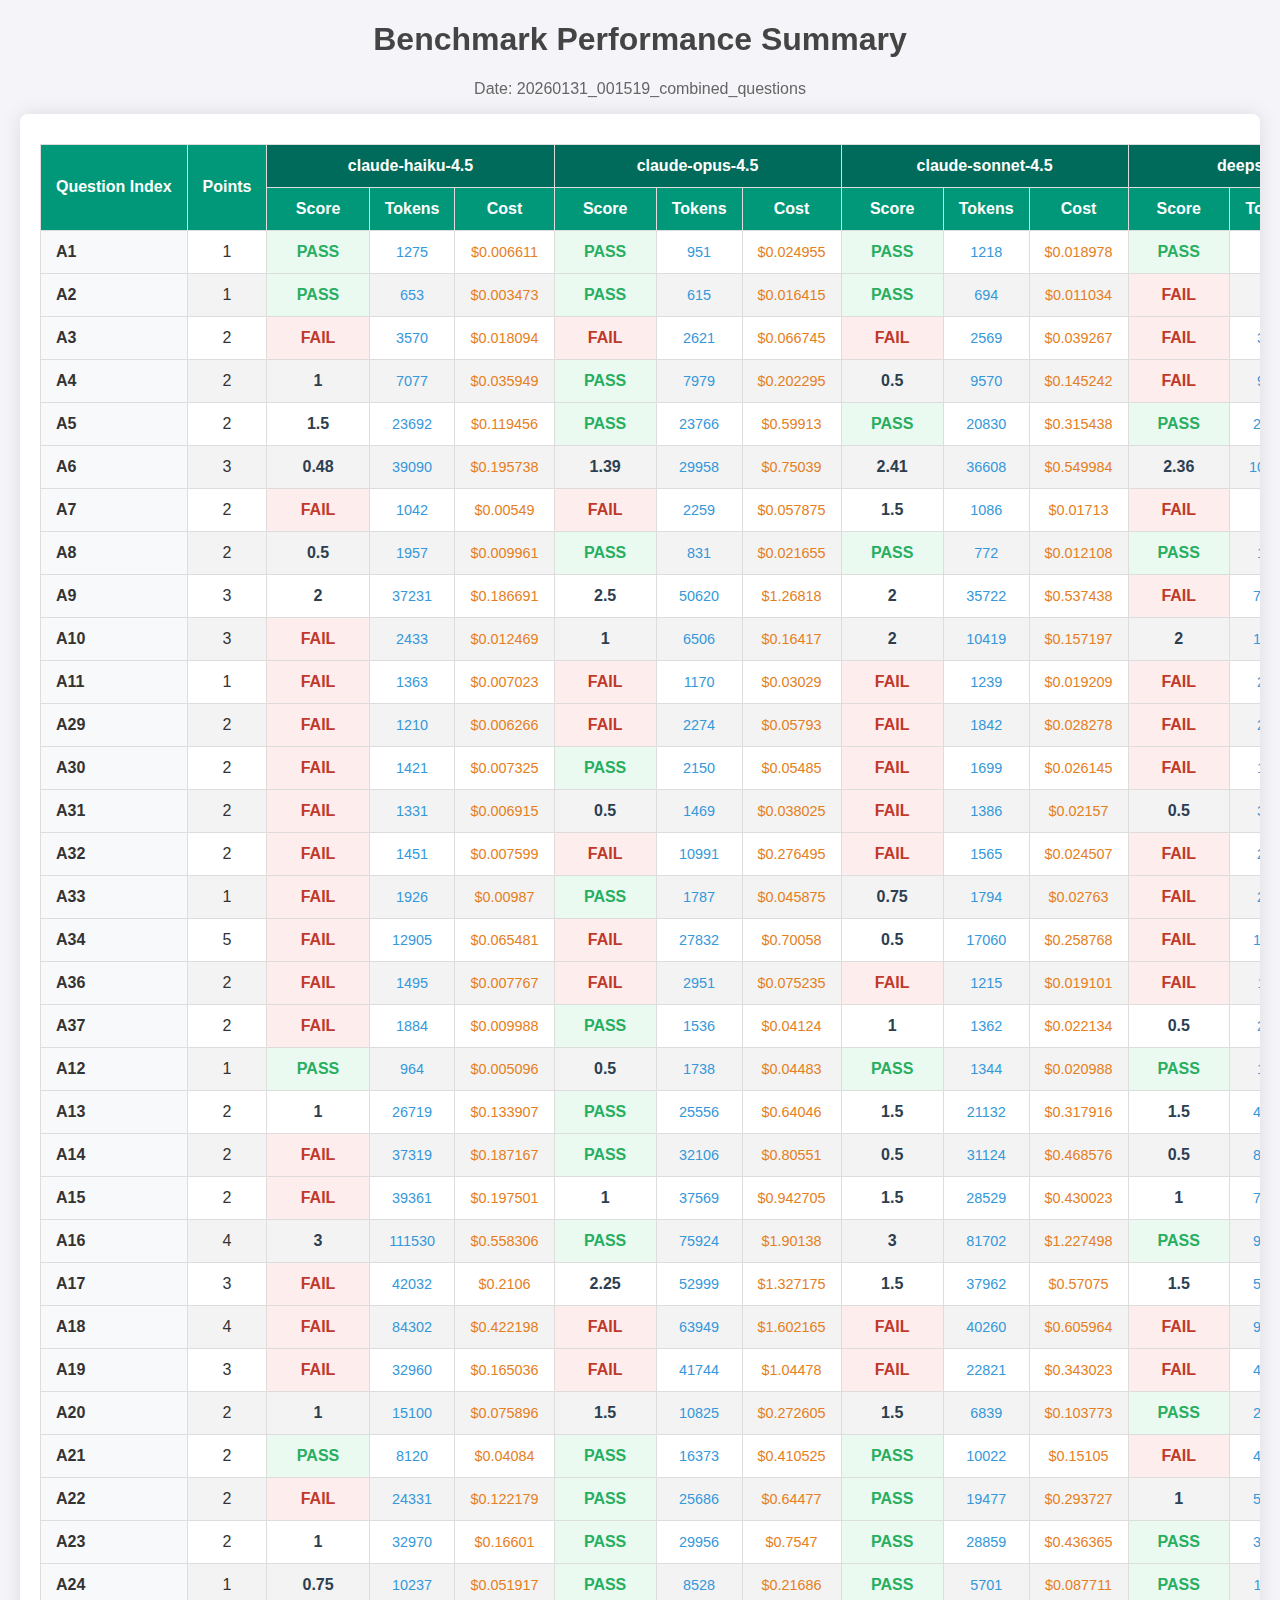
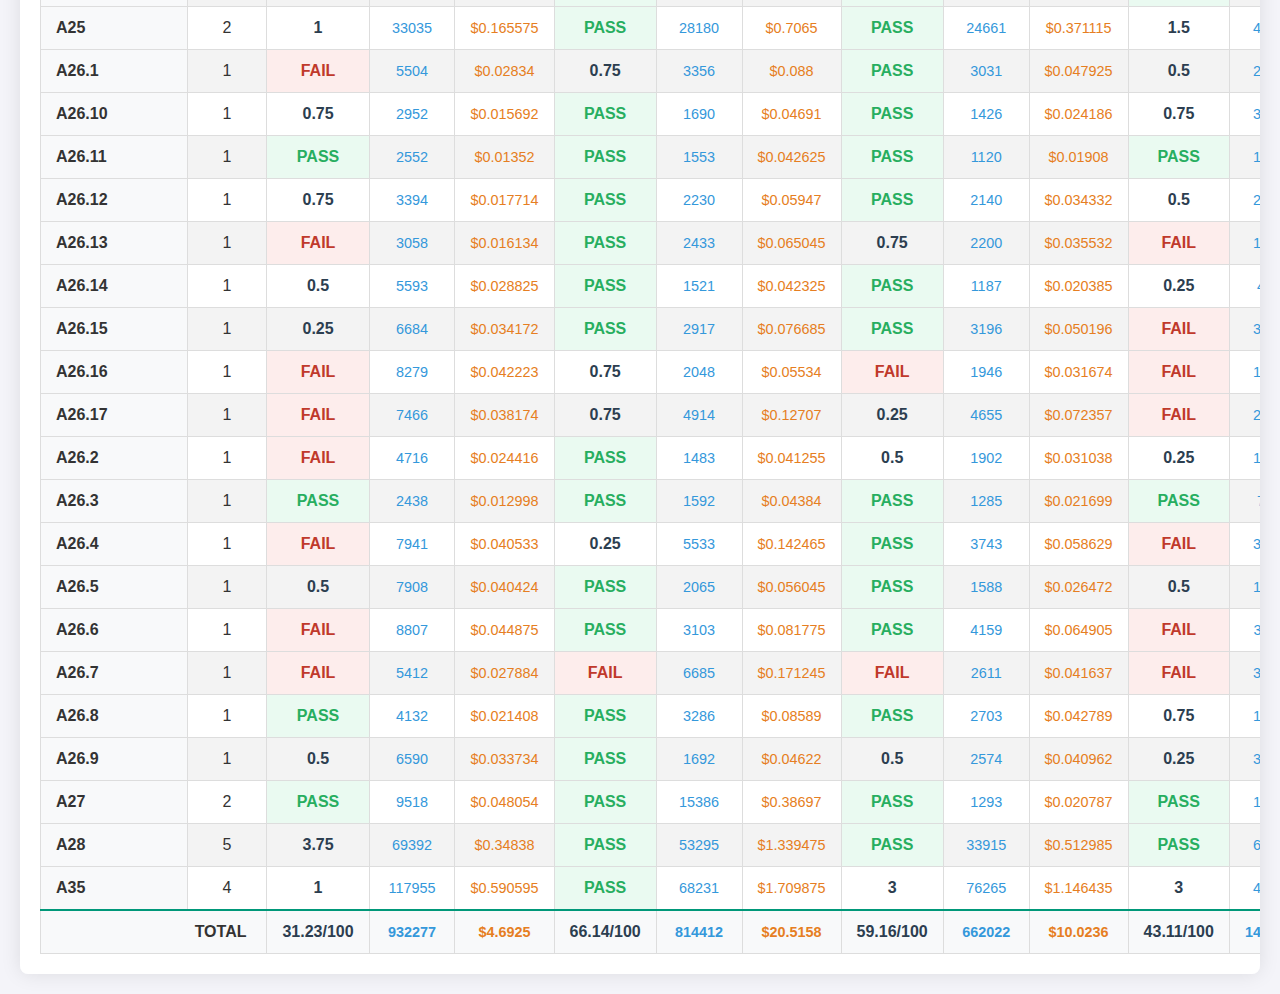
<file: data/runs/performance_table_20260131_001519.html>
<!DOCTYPE html>
<html lang="en">

<head>
    <meta charset="UTF-8">
    <meta name="viewport" content="width=device-width, initial-scale=1.0">
    <title>Benchmark Performance Summary - 20260131_001519_combined_questions</title>
    <style>
        body {
            font-family: sans-serif;
            margin: 20px;
            background-color: #f4f4f9;
            color: #333;
        }

        h1 {
            text-align: center;
            color: #444;
        }

        .container {
            max-width: 100%;
            overflow-x: auto;
            box-shadow: 0 0 20px rgba(0, 0, 0, 0.1);
            background-color: #fff;
            padding: 20px;
            border-radius: 8px;
        }

        table {
            border-collapse: collapse;
            width: 100%;
            margin-top: 10px;
        }

        th,
        td {
            border: 1px solid #ddd;
            padding: 12px 15px;
            text-align: center;
            white-space: nowrap;
        }

        th {
            background-color: #009879;
            color: #ffffff;
            font-weight: bold;
            position: sticky;
            top: 0;
        }

        tr:nth-child(even) {
            background-color: #f3f3f3;
        }

        tr:hover {
            background-color: #f1f1f1;
            cursor: default;
        }

        .pass {
            color: #27ae60;
            font-weight: bold;
            background-color: #eafaf1;
        }

        .fail {
            color: #c0392b;
            font-weight: bold;
            background-color: #fdedec;
        }

        .score {
            color: #2c3e50;
            font-weight: bold;
        }

        .q-col {
            text-align: left;
            font-weight: bold;
            background-color: #f8f9fa;
        }

        .tokens {
            color: #3498db;
            font-size: 0.9em;
        }

        .cost {
            color: #e67e22;
            font-size: 0.9em;
        }

        .model-header {
            background-color: #006b5a !important;
        }
    </style>
</head>

<body>
    <h1>Benchmark Performance Summary</h1>
    <p style="text-align: center; color: #666;">Date: 20260131_001519_combined_questions</p>
    <div class="container">
        <table>
            <thead>
                <tr>
                    <th rowspan="2">Question Index</th>
                    <th rowspan="2">Points</th>
                    <th colspan='3' class='model-header'>claude-haiku-4.5</th>
                    <th colspan='3' class='model-header'>claude-opus-4.5</th>
                    <th colspan='3' class='model-header'>claude-sonnet-4.5</th>
                    <th colspan='3' class='model-header'>deepseek-v3.2</th>
                    <th colspan='3' class='model-header'>gemini-3-flash-preview</th>
                    <th colspan='3' class='model-header'>gemini-3-pro-preview</th>
                    <th colspan='3' class='model-header'>gemma-3-27b-it</th>
                    <th colspan='3' class='model-header'>llama-4-scout</th>
                    <th colspan='3' class='model-header'>minimax-m2.1</th>
                    <th colspan='3' class='model-header'>mistral-large-2512</th>
                    <th colspan='3' class='model-header'>kimi-k2-thinking</th>
                    <th colspan='3' class='model-header'>kimi-k2.5</th>
                    <th colspan='3' class='model-header'>nemotron-3-nano-30b-a3b</th>
                    <th colspan='3' class='model-header'>gpt-5-mini</th>
                    <th colspan='3' class='model-header'>gpt-5.2</th>
                    <th colspan='3' class='model-header'>gpt-oss-120b</th>
                    <th colspan='3' class='model-header'>qwen3-235b-a22b-thinking-2507</th>
                    <th colspan='3' class='model-header'>qwen3-32b</th>
                    <th colspan='3' class='model-header'>qwen3-max</th>
                    <th colspan='3' class='model-header'>qwen3-next-80b-a3b-thinking</th>
                    <th colspan='3' class='model-header'>grok-4</th>
                    <th colspan='3' class='model-header'>grok-4.1-fast</th>
                    <th colspan='3' class='model-header'>mimo-v2-flash</th>
                    <th colspan='3' class='model-header'>glm-4.7-flash</th>
                    <th colspan='3' class='model-header'>glm-4.7</th>
                </tr>
                <tr>
                    <th>Score</th>
                    <th>Tokens</th>
                    <th>Cost</th>
                    <th>Score</th>
                    <th>Tokens</th>
                    <th>Cost</th>
                    <th>Score</th>
                    <th>Tokens</th>
                    <th>Cost</th>
                    <th>Score</th>
                    <th>Tokens</th>
                    <th>Cost</th>
                    <th>Score</th>
                    <th>Tokens</th>
                    <th>Cost</th>
                    <th>Score</th>
                    <th>Tokens</th>
                    <th>Cost</th>
                    <th>Score</th>
                    <th>Tokens</th>
                    <th>Cost</th>
                    <th>Score</th>
                    <th>Tokens</th>
                    <th>Cost</th>
                    <th>Score</th>
                    <th>Tokens</th>
                    <th>Cost</th>
                    <th>Score</th>
                    <th>Tokens</th>
                    <th>Cost</th>
                    <th>Score</th>
                    <th>Tokens</th>
                    <th>Cost</th>
                    <th>Score</th>
                    <th>Tokens</th>
                    <th>Cost</th>
                    <th>Score</th>
                    <th>Tokens</th>
                    <th>Cost</th>
                    <th>Score</th>
                    <th>Tokens</th>
                    <th>Cost</th>
                    <th>Score</th>
                    <th>Tokens</th>
                    <th>Cost</th>
                    <th>Score</th>
                    <th>Tokens</th>
                    <th>Cost</th>
                    <th>Score</th>
                    <th>Tokens</th>
                    <th>Cost</th>
                    <th>Score</th>
                    <th>Tokens</th>
                    <th>Cost</th>
                    <th>Score</th>
                    <th>Tokens</th>
                    <th>Cost</th>
                    <th>Score</th>
                    <th>Tokens</th>
                    <th>Cost</th>
                    <th>Score</th>
                    <th>Tokens</th>
                    <th>Cost</th>
                    <th>Score</th>
                    <th>Tokens</th>
                    <th>Cost</th>
                    <th>Score</th>
                    <th>Tokens</th>
                    <th>Cost</th>
                    <th>Score</th>
                    <th>Tokens</th>
                    <th>Cost</th>
                    <th>Score</th>
                    <th>Tokens</th>
                    <th>Cost</th>
                </tr>
            </thead>
            <tbody>
                <tr data-category='Basic Mix' data-subcategory='General'>
                    <td class='q-col'>A1</td>
                    <td>1</td>
                    <td class='pass'>PASS</td>
                    <td class='tokens'>1275</td>
                    <td class='cost'>$0.006611</td>
                    <td class='pass'>PASS</td>
                    <td class='tokens'>951</td>
                    <td class='cost'>$0.024955</td>
                    <td class='pass'>PASS</td>
                    <td class='tokens'>1218</td>
                    <td class='cost'>$0.018978</td>
                    <td class='pass'>PASS</td>
                    <td class='tokens'>682</td>
                    <td class='cost'>$0.000307</td>
                    <td class='pass'>PASS</td>
                    <td class='tokens'>1709</td>
                    <td class='cost'>$0.005175</td>
                    <td class='pass'>PASS</td>
                    <td class='tokens'>1642</td>
                    <td class='cost'>$0.019894</td>
                    <td class='score'>0.75</td>
                    <td class='tokens'>307</td>
                    <td class='cost'>$0.000051</td>
                    <td class='score'>0.25</td>
                    <td class='tokens'>746</td>
                    <td class='cost'>$0.000234</td>
                    <td class='pass'>PASS</td>
                    <td class='tokens'>752</td>
                    <td class='cost'>$0.000974</td>
                    <td class='score'>0.75</td>
                    <td class='tokens'>553</td>
                    <td class='cost'>$0</td>
                    <td class='pass'>PASS</td>
                    <td class='tokens'>1070</td>
                    <td class='cost'>$0.002372</td>
                    <td class='pass'>PASS</td>
                    <td class='tokens'>1182</td>
                    <td class='cost'>$0.003534</td>
                    <td class='score'>0.25</td>
                    <td class='tokens'>3785</td>
                    <td class='cost'>$0.000918</td>
                    <td class='pass'>PASS</td>
                    <td class='tokens'>1658</td>
                    <td class='cost'>$0.003343</td>
                    <td class='pass'>PASS</td>
                    <td class='tokens'>202</td>
                    <td class='cost'>$0.003017</td>
                    <td class='pass'>PASS</td>
                    <td class='tokens'>477</td>
                    <td class='cost'>$0.0001</td>
                    <td class='score'>0.75</td>
                    <td class='tokens'>3526</td>
                    <td class='cost'>$0.002129</td>
                    <td class='pass'>PASS</td>
                    <td class='tokens'>3316</td>
                    <td class='cost'>$0.000805</td>
                    <td class='pass'>PASS</td>
                    <td class='tokens'>404</td>
                    <td class='cost'>$0.002563</td>
                    <td class='pass'>PASS</td>
                    <td class='tokens'>13506</td>
                    <td class='cost'>$0.020276</td>
                    <td class='pass'>PASS</td>
                    <td class='tokens'>1223</td>
                    <td class='cost'>$0.020466</td>
                    <td class='pass'>PASS</td>
                    <td class='tokens'>2156</td>
                    <td class='cost'>$0.001122</td>
                    <td class='pass'>PASS</td>
                    <td class='tokens'>3481</td>
                    <td class='cost'>$0.001042</td>
                    <td class='pass'>PASS</td>
                    <td class='tokens'>791</td>
                    <td class='cost'>$0.000322</td>
                    <td class='pass'>PASS</td>
                    <td class='tokens'>671</td>
                    <td class='cost'>$0.001456</td>
                </tr>
                <tr data-category='Basic Mix' data-subcategory='General'>
                    <td class='q-col'>A2</td>
                    <td>1</td>
                    <td class='pass'>PASS</td>
                    <td class='tokens'>653</td>
                    <td class='cost'>$0.003473</td>
                    <td class='pass'>PASS</td>
                    <td class='tokens'>615</td>
                    <td class='cost'>$0.016415</td>
                    <td class='pass'>PASS</td>
                    <td class='tokens'>694</td>
                    <td class='cost'>$0.011034</td>
                    <td class='fail'>FAIL</td>
                    <td class='tokens'>475</td>
                    <td class='cost'>$0.000208</td>
                    <td class='pass'>PASS</td>
                    <td class='tokens'>1413</td>
                    <td class='cost'>$0.004269</td>
                    <td class='pass'>PASS</td>
                    <td class='tokens'>3308</td>
                    <td class='cost'>$0.039824</td>
                    <td class='pass'>PASS</td>
                    <td class='tokens'>145</td>
                    <td class='cost'>$0.000036</td>
                    <td class='pass'>PASS</td>
                    <td class='tokens'>408</td>
                    <td class='cost'>$0.00013</td>
                    <td class='pass'>PASS</td>
                    <td class='tokens'>752</td>
                    <td class='cost'>$0.000967</td>
                    <td class='fail'>FAIL</td>
                    <td class='tokens'>72</td>
                    <td class='cost'>$0</td>
                    <td class='score'>0.5</td>
                    <td class='tokens'>1164</td>
                    <td class='cost'>$0.002153</td>
                    <td class='pass'>PASS</td>
                    <td class='tokens'>1775</td>
                    <td class='cost'>$0.005329</td>
                    <td class='fail'>FAIL</td>
                    <td class='tokens'>1584</td>
                    <td class='cost'>$0.000388</td>
                    <td class='score'>0.5</td>
                    <td class='tokens'>1316</td>
                    <td class='cost'>$0.002653</td>
                    <td class='fail'>FAIL</td>
                    <td class='tokens'>44</td>
                    <td class='cost'>$0.000763</td>
                    <td class='score'>0.75</td>
                    <td class='tokens'>523</td>
                    <td class='cost'>$0.000107</td>
                    <td class='fail'>FAIL</td>
                    <td class='tokens'>2626</td>
                    <td class='cost'>$0.001586</td>
                    <td class='pass'>PASS</td>
                    <td class='tokens'>1311</td>
                    <td class='cost'>$0.000322</td>
                    <td class='fail'>FAIL</td>
                    <td class='tokens'>28</td>
                    <td class='cost'>$0.000278</td>
                    <td class='pass'>PASS</td>
                    <td class='tokens'>1644</td>
                    <td class='cost'>$0.00248</td>
                    <td class='pass'>PASS</td>
                    <td class='tokens'>768</td>
                    <td class='cost'>$0.013669</td>
                    <td class='score'>0.5</td>
                    <td class='tokens'>626</td>
                    <td class='cost'>$0.000356</td>
                    <td class='score'>0.5</td>
                    <td class='tokens'>607</td>
                    <td class='cost'>$0.000188</td>
                    <td class='score'>0.25</td>
                    <td class='tokens'>5485</td>
                    <td class='cost'>$0.002199</td>
                    <td class='score'>0.75</td>
                    <td class='tokens'>3742</td>
                    <td class='cost'>$0.007894</td>
                </tr>
                <tr data-category='Basic Mix' data-subcategory='General'>
                    <td class='q-col'>A3</td>
                    <td>2</td>
                    <td class='fail'>FAIL</td>
                    <td class='tokens'>3570</td>
                    <td class='cost'>$0.018094</td>
                    <td class='fail'>FAIL</td>
                    <td class='tokens'>2621</td>
                    <td class='cost'>$0.066745</td>
                    <td class='fail'>FAIL</td>
                    <td class='tokens'>2569</td>
                    <td class='cost'>$0.039267</td>
                    <td class='fail'>FAIL</td>
                    <td class='tokens'>3442</td>
                    <td class='cost'>$0.001414</td>
                    <td class='score'>1</td>
                    <td class='tokens'>8762</td>
                    <td class='cost'>$0.026336</td>
                    <td class='fail'>FAIL</td>
                    <td class='tokens'>18983</td>
                    <td class='cost'>$0.228002</td>
                    <td class='fail'>FAIL</td>
                    <td class='tokens'>279</td>
                    <td class='cost'>$0.000047</td>
                    <td class='fail'>FAIL</td>
                    <td class='tokens'>459</td>
                    <td class='cost'>$0.000297</td>
                    <td class='score'>1</td>
                    <td class='tokens'>29247</td>
                    <td class='cost'>$0.03283</td>
                    <td class='fail'>FAIL</td>
                    <td class='tokens'>146</td>
                    <td class='cost'>$0</td>
                    <td class='fail'>FAIL</td>
                    <td class='tokens'>6883</td>
                    <td class='cost'>$0.015849</td>
                    <td class='fail'>FAIL</td>
                    <td class='tokens'>19181</td>
                    <td class='cost'>$0.056496</td>
                    <td class='fail'>FAIL</td>
                    <td class='tokens'>34003</td>
                    <td class='cost'>$0.008171</td>
                    <td class='score'>0.5</td>
                    <td class='tokens'>14438</td>
                    <td class='cost'>$0.028907</td>
                    <td class='score'>1.5</td>
                    <td class='tokens'>9752</td>
                    <td class='cost'>$0.136745</td>
                    <td class='fail'>FAIL</td>
                    <td class='tokens'>7556</td>
                    <td class='cost'>$0.001374</td>
                    <td class='fail'>FAIL</td>
                    <td class='tokens'>3822</td>
                    <td class='cost'>$0.002308</td>
                    <td class='fail'>FAIL</td>
                    <td class='tokens'>12750</td>
                    <td class='cost'>$0.003191</td>
                    <td class='fail'>FAIL</td>
                    <td class='tokens'>5915</td>
                    <td class='cost'>$0.035648</td>
                    <td class='score'>0.5</td>
                    <td class='tokens'>15692</td>
                    <td class='cost'>$0.023558</td>
                    <td class='fail'>FAIL</td>
                    <td class='tokens'>24366</td>
                    <td class='cost'>$0.367691</td>
                    <td class='fail'>FAIL</td>
                    <td class='tokens'>13049</td>
                    <td class='cost'>$0.00657</td>
                    <td class='score'>1</td>
                    <td class='tokens'>19980</td>
                    <td class='cost'>$0.006002</td>
                    <td class='fail'>FAIL</td>
                    <td class='tokens'>3776</td>
                    <td class='cost'>$0.001518</td>
                    <td class='fail'>FAIL</td>
                    <td class='tokens'>13210</td>
                    <td class='cost'>$0.027795</td>
                </tr>
                <tr data-category='Basic Mix' data-subcategory='General'>
                    <td class='q-col'>A4</td>
                    <td>2</td>
                    <td class='score'>1</td>
                    <td class='tokens'>7077</td>
                    <td class='cost'>$0.035949</td>
                    <td class='pass'>PASS</td>
                    <td class='tokens'>7979</td>
                    <td class='cost'>$0.202295</td>
                    <td class='score'>0.5</td>
                    <td class='tokens'>9570</td>
                    <td class='cost'>$0.145242</td>
                    <td class='fail'>FAIL</td>
                    <td class='tokens'>9453</td>
                    <td class='cost'>$0.003722</td>
                    <td class='pass'>PASS</td>
                    <td class='tokens'>16241</td>
                    <td class='cost'>$0.048918</td>
                    <td class='pass'>PASS</td>
                    <td class='tokens'>15252</td>
                    <td class='cost'>$0.183806</td>
                    <td class='fail'>FAIL</td>
                    <td class='tokens'>790</td>
                    <td class='cost'>$0.000135</td>
                    <td class='fail'>FAIL</td>
                    <td class='tokens'>2272</td>
                    <td class='cost'>$0.001418</td>
                    <td class='fail'>FAIL</td>
                    <td class='tokens'>20113</td>
                    <td class='cost'>$0.024292</td>
                    <td class='fail'>FAIL</td>
                    <td class='tokens'>1578</td>
                    <td class='cost'>$0</td>
                    <td class='score'>1.5</td>
                    <td class='tokens'>15767</td>
                    <td class='cost'>$0.030172</td>
                    <td class='score'>0.5</td>
                    <td class='tokens'>19521</td>
                    <td class='cost'>$0.057469</td>
                    <td class='fail'>FAIL</td>
                    <td class='tokens'>3648</td>
                    <td class='cost'>$0.000903</td>
                    <td class='score'>0.5</td>
                    <td class='tokens'>19475</td>
                    <td class='cost'>$0.039053</td>
                    <td class='fail'>FAIL</td>
                    <td class='tokens'>4680</td>
                    <td class='cost'>$0.066241</td>
                    <td class='score'>0.5</td>
                    <td class='tokens'>9367</td>
                    <td class='cost'>$0.001712</td>
                    <td class='fail'>FAIL</td>
                    <td class='tokens'>27091</td>
                    <td class='cost'>$0.016301</td>
                    <td class='fail'>FAIL</td>
                    <td class='tokens'>30047</td>
                    <td class='cost'>$0.007248</td>
                    <td class='score'>0.5</td>
                    <td class='tokens'>3655</td>
                    <td class='cost'>$0.022434</td>
                    <td class='score'>0.5</td>
                    <td class='tokens'>28157</td>
                    <td class='cost'>$0.042299</td>
                    <td class='pass'>PASS</td>
                    <td class='tokens'>22904</td>
                    <td class='cost'>$0.346139</td>
                    <td class='score'>0.5</td>
                    <td class='tokens'>15637</td>
                    <td class='cost'>$0.007885</td>
                    <td class='fail'>FAIL</td>
                    <td class='tokens'>12666</td>
                    <td class='cost'>$0.003819</td>
                    <td class='fail'>FAIL</td>
                    <td class='tokens'>22427</td>
                    <td class='cost'>$0.008987</td>
                    <td class='score'>1</td>
                    <td class='tokens'>12510</td>
                    <td class='cost'>$0.026455</td>
                </tr>
                <tr data-category='Basic Mix' data-subcategory='General'>
                    <td class='q-col'>A5</td>
                    <td>2</td>
                    <td class='score'>1.5</td>
                    <td class='tokens'>23692</td>
                    <td class='cost'>$0.119456</td>
                    <td class='pass'>PASS</td>
                    <td class='tokens'>23766</td>
                    <td class='cost'>$0.59913</td>
                    <td class='pass'>PASS</td>
                    <td class='tokens'>20830</td>
                    <td class='cost'>$0.315438</td>
                    <td class='pass'>PASS</td>
                    <td class='tokens'>20575</td>
                    <td class='cost'>$0.008067</td>
                    <td class='pass'>PASS</td>
                    <td class='tokens'>39563</td>
                    <td class='cost'>$0.1191</td>
                    <td class='pass'>PASS</td>
                    <td class='tokens'>24223</td>
                    <td class='cost'>$0.29232</td>
                    <td class='pass'>PASS</td>
                    <td class='tokens'>346</td>
                    <td class='cost'>$0.000086</td>
                    <td class='score'>1.5</td>
                    <td class='tokens'>1819</td>
                    <td class='cost'>$0.001222</td>
                    <td class='score'>0.5</td>
                    <td class='tokens'>38833</td>
                    <td class='cost'>$0.046866</td>
                    <td class='score'>1</td>
                    <td class='tokens'>800</td>
                    <td class='cost'>$0</td>
                    <td class='score'>1</td>
                    <td class='tokens'>24513</td>
                    <td class='cost'>$0.055146</td>
                    <td class='pass'>PASS</td>
                    <td class='tokens'>20234</td>
                    <td class='cost'>$0.058883</td>
                    <td class='score'>0.5</td>
                    <td class='tokens'>44434</td>
                    <td class='cost'>$0.010716</td>
                    <td class='pass'>PASS</td>
                    <td class='tokens'>39474</td>
                    <td class='cost'>$0.079151</td>
                    <td class='pass'>PASS</td>
                    <td class='tokens'>20741</td>
                    <td class='cost'>$0.291795</td>
                    <td class='fail'>FAIL</td>
                    <td class='tokens'>3823</td>
                    <td class='cost'>$0.00073</td>
                    <td class='pass'>PASS</td>
                    <td class='tokens'>34539</td>
                    <td class='cost'>$0.020814</td>
                    <td class='score'>1</td>
                    <td class='tokens'>21298</td>
                    <td class='cost'>$0.005177</td>
                    <td class='score'>1.5</td>
                    <td class='tokens'>339</td>
                    <td class='cost'>$0.003018</td>
                    <td class='score'>1.5</td>
                    <td class='tokens'>21814</td>
                    <td class='cost'>$0.032844</td>
                    <td class='pass'>PASS</td>
                    <td class='tokens'>29872</td>
                    <td class='cost'>$0.451174</td>
                    <td class='score'>1.5</td>
                    <td class='tokens'>24231</td>
                    <td class='cost'>$0.012246</td>
                    <td class='score'>1.5</td>
                    <td class='tokens'>24324</td>
                    <td class='cost'>$0.007339</td>
                    <td class='fail'>FAIL</td>
                    <td class='tokens'>19677</td>
                    <td class='cost'>$0.007927</td>
                    <td class='score'>1.5</td>
                    <td class='tokens'>37913</td>
                    <td class='cost'>$0.079981</td>
                </tr>
                <tr data-category='General Knowledge' data-subcategory='General'>
                    <td class='q-col'>A6</td>
                    <td>3</td>
                    <td class='score'>0.48</td>
                    <td class='tokens'>39090</td>
                    <td class='cost'>$0.195738</td>
                    <td class='score'>1.39</td>
                    <td class='tokens'>29958</td>
                    <td class='cost'>$0.75039</td>
                    <td class='score'>2.41</td>
                    <td class='tokens'>36608</td>
                    <td class='cost'>$0.549984</td>
                    <td class='score'>2.36</td>
                    <td class='tokens'>105587</td>
                    <td class='cost'>$0.042281</td>
                    <td class='score'>2.73</td>
                    <td class='tokens'>96236</td>
                    <td class='cost'>$0.288778</td>
                    <td class='score'>2.62</td>
                    <td class='tokens'>46069</td>
                    <td class='cost'>$0.553106</td>
                    <td class='fail'>FAIL</td>
                    <td class='tokens'>1803</td>
                    <td class='cost'>$0.000825</td>
                    <td class='score'>0.16</td>
                    <td class='tokens'>2100</td>
                    <td class='cost'>$0.00127</td>
                    <td class='fail'>FAIL</td>
                    <td class='tokens'>98352</td>
                    <td class='cost'>$0.110236</td>
                    <td class='fail'>FAIL</td>
                    <td class='tokens'>845</td>
                    <td class='cost'>$0</td>
                    <td class='fail'>FAIL</td>
                    <td class='tokens'>171004</td>
                    <td class='cost'>$0.409174</td>
                    <td class='score'>0.54</td>
                    <td class='tokens'>97990</td>
                    <td class='cost'>$0.295318</td>
                    <td class='fail'>FAIL</td>
                    <td class='tokens'>98352</td>
                    <td class='cost'>$0.023616</td>
                    <td class='score'>0.54</td>
                    <td class='tokens'>96662</td>
                    <td class='cost'>$0.193363</td>
                    <td class='score'>2.25</td>
                    <td class='tokens'>27337</td>
                    <td class='cost'>$0.382991</td>
                    <td class='score'>0.27</td>
                    <td class='tokens'>24769</td>
                    <td class='cost'>$0.004474</td>
                    <td class='score'>1.07</td>
                    <td class='tokens'>63913</td>
                    <td class='cost'>$0.038366</td>
                    <td class='score'>0.05</td>
                    <td class='tokens'>40450</td>
                    <td class='cost'>$0.009721</td>
                    <td class='score'>1.71</td>
                    <td class='tokens'>18121</td>
                    <td class='cost'>$0.108923</td>
                    <td class='score'>0.16</td>
                    <td class='tokens'>86111</td>
                    <td class='cost'>$0.129191</td>
                    <td class='score'>2.25</td>
                    <td class='tokens'>49072</td>
                    <td class='cost'>$0.738323</td>
                    <td class='score'>1.23</td>
                    <td class='tokens'>48090</td>
                    <td class='cost'>$0.024089</td>
                    <td class='fail'>FAIL</td>
                    <td class='tokens'>63584</td>
                    <td class='cost'>$0.018857</td>
                    <td class='fail'>FAIL</td>
                    <td class='tokens'>98352</td>
                    <td class='cost'>$0.039347</td>
                    <td class='fail'>FAIL</td>
                    <td class='tokens'>98352</td>
                    <td class='cost'>$0.206608</td>
                </tr>
                <tr data-category='General Knowledge' data-subcategory='General'>
                    <td class='q-col'>A7</td>
                    <td>2</td>
                    <td class='fail'>FAIL</td>
                    <td class='tokens'>1042</td>
                    <td class='cost'>$0.00549</td>
                    <td class='fail'>FAIL</td>
                    <td class='tokens'>2259</td>
                    <td class='cost'>$0.057875</td>
                    <td class='score'>1.5</td>
                    <td class='tokens'>1086</td>
                    <td class='cost'>$0.01713</td>
                    <td class='fail'>FAIL</td>
                    <td class='tokens'>954</td>
                    <td class='cost'>$0.000403</td>
                    <td class='pass'>PASS</td>
                    <td class='tokens'>2050</td>
                    <td class='cost'>$0.006217</td>
                    <td class='pass'>PASS</td>
                    <td class='tokens'>1832</td>
                    <td class='cost'>$0.022254</td>
                    <td class='fail'>FAIL</td>
                    <td class='tokens'>212</td>
                    <td class='cost'>$0.000039</td>
                    <td class='fail'>FAIL</td>
                    <td class='tokens'>221</td>
                    <td class='cost'>$0.000161</td>
                    <td class='fail'>FAIL</td>
                    <td class='tokens'>1288</td>
                    <td class='cost'>$0.001584</td>
                    <td class='fail'>FAIL</td>
                    <td class='tokens'>199</td>
                    <td class='cost'>$0</td>
                    <td class='score'>0.5</td>
                    <td class='tokens'>6872</td>
                    <td class='cost'>$0.014389</td>
                    <td class='score'>1</td>
                    <td class='tokens'>2170</td>
                    <td class='cost'>$0.00647</td>
                    <td class='fail'>FAIL</td>
                    <td class='tokens'>5463</td>
                    <td class='cost'>$0.001323</td>
                    <td class='fail'>FAIL</td>
                    <td class='tokens'>6120</td>
                    <td class='cost'>$0.012278</td>
                    <td class='fail'>FAIL</td>
                    <td class='tokens'>3391</td>
                    <td class='cost'>$0.04774</td>
                    <td class='fail'>FAIL</td>
                    <td class='tokens'>3200</td>
                    <td class='cost'>$0.000592</td>
                    <td class='fail'>FAIL</td>
                    <td class='tokens'>1631</td>
                    <td class='cost'>$0.000997</td>
                    <td class='fail'>FAIL</td>
                    <td class='tokens'>3022</td>
                    <td class='cost'>$0.000739</td>
                    <td class='fail'>FAIL</td>
                    <td class='tokens'>227</td>
                    <td class='cost'>$0.001559</td>
                    <td class='fail'>FAIL</td>
                    <td class='tokens'>5268</td>
                    <td class='cost'>$0.007927</td>
                    <td class='score'>0.5</td>
                    <td class='tokens'>13709</td>
                    <td class='cost'>$0.207873</td>
                    <td class='fail'>FAIL</td>
                    <td class='tokens'>8476</td>
                    <td class='cost'>$0.004282</td>
                    <td class='score'>0.5</td>
                    <td class='tokens'>1491</td>
                    <td class='cost'>$0.000456</td>
                    <td class='fail'>FAIL</td>
                    <td class='tokens'>7608</td>
                    <td class='cost'>$0.003049</td>
                    <td class='fail'>FAIL</td>
                    <td class='tokens'>52541</td>
                    <td class='cost'>$0.110403</td>
                </tr>
                <tr data-category='General Knowledge' data-subcategory='General'>
                    <td class='q-col'>A8</td>
                    <td>2</td>
                    <td class='score'>0.5</td>
                    <td class='tokens'>1957</td>
                    <td class='cost'>$0.009961</td>
                    <td class='pass'>PASS</td>
                    <td class='tokens'>831</td>
                    <td class='cost'>$0.021655</td>
                    <td class='pass'>PASS</td>
                    <td class='tokens'>772</td>
                    <td class='cost'>$0.012108</td>
                    <td class='pass'>PASS</td>
                    <td class='tokens'>1557</td>
                    <td class='cost'>$0.0006</td>
                    <td class='pass'>PASS</td>
                    <td class='tokens'>1663</td>
                    <td class='cost'>$0.005006</td>
                    <td class='pass'>PASS</td>
                    <td class='tokens'>2104</td>
                    <td class='cost'>$0.025316</td>
                    <td class='pass'>PASS</td>
                    <td class='tokens'>483</td>
                    <td class='cost'>$0.000075</td>
                    <td class='pass'>PASS</td>
                    <td class='tokens'>154</td>
                    <td class='cost'>$0.000103</td>
                    <td class='score'>1.5</td>
                    <td class='tokens'>1921</td>
                    <td class='cost'>$0.002206</td>
                    <td class='pass'>PASS</td>
                    <td class='tokens'>504</td>
                    <td class='cost'>$0</td>
                    <td class='pass'>PASS</td>
                    <td class='tokens'>1129</td>
                    <td class='cost'>$0.002266</td>
                    <td class='pass'>PASS</td>
                    <td class='tokens'>1750</td>
                    <td class='cost'>$0.005079</td>
                    <td class='score'>1</td>
                    <td class='tokens'>5414</td>
                    <td class='cost'>$0.001305</td>
                    <td class='score'>1</td>
                    <td class='tokens'>12224</td>
                    <td class='cost'>$0.024461</td>
                    <td class='pass'>PASS</td>
                    <td class='tokens'>362</td>
                    <td class='cost'>$0.005159</td>
                    <td class='fail'>FAIL</td>
                    <td class='tokens'>6920</td>
                    <td class='cost'>$0.001257</td>
                    <td class='score'>1.5</td>
                    <td class='tokens'>4595</td>
                    <td class='cost'>$0.002764</td>
                    <td class='score'>1</td>
                    <td class='tokens'>4201</td>
                    <td class='cost'>$0.001013</td>
                    <td class='pass'>PASS</td>
                    <td class='tokens'>570</td>
                    <td class='cost'>$0.003492</td>
                    <td class='score'>1.5</td>
                    <td class='tokens'>5686</td>
                    <td class='cost'>$0.008538</td>
                    <td class='pass'>PASS</td>
                    <td class='tokens'>851</td>
                    <td class='cost'>$0.014897</td>
                    <td class='pass'>PASS</td>
                    <td class='tokens'>1125</td>
                    <td class='cost'>$0.000597</td>
                    <td class='score'>1.5</td>
                    <td class='tokens'>2265</td>
                    <td class='cost'>$0.000684</td>
                    <td class='pass'>PASS</td>
                    <td class='tokens'>3035</td>
                    <td class='cost'>$0.001217</td>
                    <td class='pass'>PASS</td>
                    <td class='tokens'>1898</td>
                    <td class='cost'>$0.004007</td>
                </tr>
                <tr data-category='General Knowledge' data-subcategory='General'>
                    <td class='q-col'>A9</td>
                    <td>3</td>
                    <td class='score'>2</td>
                    <td class='tokens'>37231</td>
                    <td class='cost'>$0.186691</td>
                    <td class='score'>2.5</td>
                    <td class='tokens'>50620</td>
                    <td class='cost'>$1.26818</td>
                    <td class='score'>2</td>
                    <td class='tokens'>35722</td>
                    <td class='cost'>$0.537438</td>
                    <td class='fail'>FAIL</td>
                    <td class='tokens'>77777</td>
                    <td class='cost'>$0.029654</td>
                    <td class='score'>2.25</td>
                    <td class='tokens'>93890</td>
                    <td class='cost'>$0.281861</td>
                    <td class='fail'>FAIL</td>
                    <td class='tokens'>98340</td>
                    <td class='cost'>$1.180844</td>
                    <td class='fail'>FAIL</td>
                    <td class='tokens'>879</td>
                    <td class='cost'>$0.000148</td>
                    <td class='score'>0.5</td>
                    <td class='tokens'>4350</td>
                    <td class='cost'>$0.002637</td>
                    <td class='fail'>FAIL</td>
                    <td class='tokens'>98352</td>
                    <td class='cost'>$0.110294</td>
                    <td class='fail'>FAIL</td>
                    <td class='tokens'>104</td>
                    <td class='cost'>$0</td>
                    <td class='fail'>FAIL</td>
                    <td class='tokens'>93157</td>
                    <td class='cost'>$0.211113</td>
                    <td class='fail'>FAIL</td>
                    <td class='tokens'>98352</td>
                    <td class='cost'>$0.300241</td>
                    <td class='fail'>FAIL</td>
                    <td class='tokens'>98352</td>
                    <td class='cost'>$0.02363</td>
                    <td class='score'>2.25</td>
                    <td class='tokens'>47649</td>
                    <td class='cost'>$0.095392</td>
                    <td class='score'>2.25</td>
                    <td class='tokens'>57269</td>
                    <td class='cost'>$0.802424</td>
                    <td class='score'>1.75</td>
                    <td class='tokens'>22732</td>
                    <td class='cost'>$0.004116</td>
                    <td class='score'>0.5</td>
                    <td class='tokens'>81863</td>
                    <td class='cost'>$0.049161</td>
                    <td class='pass'>PASS</td>
                    <td class='tokens'>31717</td>
                    <td class='cost'>$0.007644</td>
                    <td class='score'>2.5</td>
                    <td class='tokens'>22233</td>
                    <td class='cost'>$0.133868</td>
                    <td class='score'>0.75</td>
                    <td class='tokens'>95239</td>
                    <td class='cost'>$0.142917</td>
                    <td class='pass'>PASS</td>
                    <td class='tokens'>94909</td>
                    <td class='cost'>$1.426764</td>
                    <td class='score'>2.75</td>
                    <td class='tokens'>34719</td>
                    <td class='cost'>$0.017435</td>
                    <td class='fail'>FAIL</td>
                    <td class='tokens'>98352</td>
                    <td class='cost'>$0.028812</td>
                    <td class='fail'>FAIL</td>
                    <td class='tokens'>98352</td>
                    <td class='cost'>$0.039361</td>
                    <td class='fail'>FAIL</td>
                    <td class='tokens'>98352</td>
                    <td class='cost'>$0.20671</td>
                </tr>
                <tr data-category='General Knowledge' data-subcategory='General'>
                    <td class='q-col'>A10</td>
                    <td>3</td>
                    <td class='fail'>FAIL</td>
                    <td class='tokens'>2433</td>
                    <td class='cost'>$0.012469</td>
                    <td class='score'>1</td>
                    <td class='tokens'>6506</td>
                    <td class='cost'>$0.16417</td>
                    <td class='score'>2</td>
                    <td class='tokens'>10419</td>
                    <td class='cost'>$0.157197</td>
                    <td class='score'>2</td>
                    <td class='tokens'>16754</td>
                    <td class='cost'>$0.006408</td>
                    <td class='pass'>PASS</td>
                    <td class='tokens'>59815</td>
                    <td class='cost'>$0.179524</td>
                    <td class='score'>2.5</td>
                    <td class='tokens'>15043</td>
                    <td class='cost'>$0.180836</td>
                    <td class='fail'>FAIL</td>
                    <td class='tokens'>675</td>
                    <td class='cost'>$0.000109</td>
                    <td class='fail'>FAIL</td>
                    <td class='tokens'>1098</td>
                    <td class='cost'>$0.000682</td>
                    <td class='fail'>FAIL</td>
                    <td class='tokens'>52447</td>
                    <td class='cost'>$0.063028</td>
                    <td class='score'>2</td>
                    <td class='tokens'>334</td>
                    <td class='cost'>$0</td>
                    <td class='fail'>FAIL</td>
                    <td class='tokens'>51165</td>
                    <td class='cost'>$0.108358</td>
                    <td class='score'>2.25</td>
                    <td class='tokens'>28480</td>
                    <td class='cost'>$0.083482</td>
                    <td class='fail'>FAIL</td>
                    <td class='tokens'>6622</td>
                    <td class='cost'>$0.001602</td>
                    <td class='score'>2</td>
                    <td class='tokens'>26188</td>
                    <td class='cost'>$0.052419</td>
                    <td class='score'>0.75</td>
                    <td class='tokens'>1735</td>
                    <td class='cost'>$0.024591</td>
                    <td class='score'>0.5</td>
                    <td class='tokens'>2169</td>
                    <td class='cost'>$0.000407</td>
                    <td class='score'>1</td>
                    <td class='tokens'>26573</td>
                    <td class='cost'>$0.015964</td>
                    <td class='score'>0.5</td>
                    <td class='tokens'>10798</td>
                    <td class='cost'>$0.002606</td>
                    <td class='score'>0.5</td>
                    <td class='tokens'>1628</td>
                    <td class='cost'>$0.009984</td>
                    <td class='score'>0.5</td>
                    <td class='tokens'>9360</td>
                    <td class='cost'>$0.014067</td>
                    <td class='score'>2</td>
                    <td class='tokens'>14822</td>
                    <td class='cost'>$0.224592</td>
                    <td class='score'>1.5</td>
                    <td class='tokens'>15719</td>
                    <td class='cost'>$0.007917</td>
                    <td class='score'>1.25</td>
                    <td class='tokens'>9800</td>
                    <td class='cost'>$0.002949</td>
                    <td class='fail'>FAIL</td>
                    <td class='tokens'>89798</td>
                    <td class='cost'>$0.035926</td>
                    <td class='score'>1.75</td>
                    <td class='tokens'>26803</td>
                    <td class='cost'>$0.056362</td>
                </tr>
                <tr data-category='General Knowledge' data-subcategory='General'>
                    <td class='q-col'>A11</td>
                    <td>1</td>
                    <td class='fail'>FAIL</td>
                    <td class='tokens'>1363</td>
                    <td class='cost'>$0.007023</td>
                    <td class='fail'>FAIL</td>
                    <td class='tokens'>1170</td>
                    <td class='cost'>$0.03029</td>
                    <td class='fail'>FAIL</td>
                    <td class='tokens'>1239</td>
                    <td class='cost'>$0.019209</td>
                    <td class='fail'>FAIL</td>
                    <td class='tokens'>2495</td>
                    <td class='cost'>$0.001026</td>
                    <td class='fail'>FAIL</td>
                    <td class='tokens'>3909</td>
                    <td class='cost'>$0.011763</td>
                    <td class='fail'>FAIL</td>
                    <td class='tokens'>8759</td>
                    <td class='cost'>$0.105252</td>
                    <td class='fail'>FAIL</td>
                    <td class='tokens'>2253</td>
                    <td class='cost'>$0.000342</td>
                    <td class='fail'>FAIL</td>
                    <td class='tokens'>745</td>
                    <td class='cost'>$0.000231</td>
                    <td class='fail'>FAIL</td>
                    <td class='tokens'>2411</td>
                    <td class='cost'>$0.002763</td>
                    <td class='fail'>FAIL</td>
                    <td class='tokens'>1134</td>
                    <td class='cost'>$0</td>
                    <td class='fail'>FAIL</td>
                    <td class='tokens'>4854</td>
                    <td class='cost'>$0.01091</td>
                    <td class='fail'>FAIL</td>
                    <td class='tokens'>5859</td>
                    <td class='cost'>$0.017675</td>
                    <td class='fail'>FAIL</td>
                    <td class='tokens'>17272</td>
                    <td class='cost'>$0.004153</td>
                    <td class='fail'>FAIL</td>
                    <td class='tokens'>8359</td>
                    <td class='cost'>$0.016739</td>
                    <td class='fail'>FAIL</td>
                    <td class='tokens'>11435</td>
                    <td class='cost'>$0.160237</td>
                    <td class='fail'>FAIL</td>
                    <td class='tokens'>10981</td>
                    <td class='cost'>$0.001989</td>
                    <td class='fail'>FAIL</td>
                    <td class='tokens'>5003</td>
                    <td class='cost'>$0.003013</td>
                    <td class='fail'>FAIL</td>
                    <td class='tokens'>8212</td>
                    <td class='cost'>$0.001979</td>
                    <td class='fail'>FAIL</td>
                    <td class='tokens'>1307</td>
                    <td class='cost'>$0.007957</td>
                    <td class='fail'>FAIL</td>
                    <td class='tokens'>5956</td>
                    <td class='cost'>$0.008948</td>
                    <td class='fail'>FAIL</td>
                    <td class='tokens'>5383</td>
                    <td class='cost'>$0.082894</td>
                    <td class='fail'>FAIL</td>
                    <td class='tokens'>9895</td>
                    <td class='cost'>$0.004988</td>
                    <td class='fail'>FAIL</td>
                    <td class='tokens'>3449</td>
                    <td class='cost'>$0.001036</td>
                    <td class='fail'>FAIL</td>
                    <td class='tokens'>29982</td>
                    <td class='cost'>$0.011996</td>
                    <td class='fail'>FAIL</td>
                    <td class='tokens'>16981</td>
                    <td class='cost'>$0.035831</td>
                </tr>
                <tr data-category='General Knowledge' data-subcategory='General'>
                    <td class='q-col'>A29</td>
                    <td>2</td>
                    <td class='fail'>FAIL</td>
                    <td class='tokens'>1210</td>
                    <td class='cost'>$0.006266</td>
                    <td class='fail'>FAIL</td>
                    <td class='tokens'>2274</td>
                    <td class='cost'>$0.05793</td>
                    <td class='fail'>FAIL</td>
                    <td class='tokens'>1842</td>
                    <td class='cost'>$0.028278</td>
                    <td class='fail'>FAIL</td>
                    <td class='tokens'>2001</td>
                    <td class='cost'>$0.000789</td>
                    <td class='score'>1</td>
                    <td class='tokens'>5023</td>
                    <td class='cost'>$0.01511</td>
                    <td class='fail'>FAIL</td>
                    <td class='tokens'>6637</td>
                    <td class='cost'>$0.079812</td>
                    <td class='fail'>FAIL</td>
                    <td class='tokens'>5919</td>
                    <td class='cost'>$0.000892</td>
                    <td class='fail'>FAIL</td>
                    <td class='tokens'>71</td>
                    <td class='cost'>$0.000063</td>
                    <td class='fail'>FAIL</td>
                    <td class='tokens'>1099</td>
                    <td class='cost'>$0.001296</td>
                    <td class='pass'>PASS</td>
                    <td class='tokens'>6326</td>
                    <td class='cost'>$0</td>
                    <td class='fail'>FAIL</td>
                    <td class='tokens'>2727</td>
                    <td class='cost'>$0.00651</td>
                    <td class='fail'>FAIL</td>
                    <td class='tokens'>3681</td>
                    <td class='cost'>$0.010035</td>
                    <td class='score'>0.5</td>
                    <td class='tokens'>5203</td>
                    <td class='cost'>$0.001257</td>
                    <td class='fail'>FAIL</td>
                    <td class='tokens'>12504</td>
                    <td class='cost'>$0.025032</td>
                    <td class='fail'>FAIL</td>
                    <td class='tokens'>2625</td>
                    <td class='cost'>$0.036918</td>
                    <td class='fail'>FAIL</td>
                    <td class='tokens'>525</td>
                    <td class='cost'>$0.000108</td>
                    <td class='fail'>FAIL</td>
                    <td class='tokens'>4897</td>
                    <td class='cost'>$0.002951</td>
                    <td class='fail'>FAIL</td>
                    <td class='tokens'>6119</td>
                    <td class='cost'>$0.001478</td>
                    <td class='fail'>FAIL</td>
                    <td class='tokens'>578</td>
                    <td class='cost'>$0.003602</td>
                    <td class='fail'>FAIL</td>
                    <td class='tokens'>6055</td>
                    <td class='cost'>$0.009099</td>
                    <td class='score'>1.5</td>
                    <td class='tokens'>4121</td>
                    <td class='cost'>$0.063974</td>
                    <td class='score'>0.5</td>
                    <td class='tokens'>3896</td>
                    <td class='cost'>$0.001989</td>
                    <td class='fail'>FAIL</td>
                    <td class='tokens'>1954</td>
                    <td class='cost'>$0.000593</td>
                    <td class='fail'>FAIL</td>
                    <td class='tokens'>5630</td>
                    <td class='cost'>$0.002256</td>
                    <td class='fail'>FAIL</td>
                    <td class='tokens'>6244</td>
                    <td class='cost'>$0.013154</td>
                </tr>
                <tr data-category='General Knowledge' data-subcategory='General'>
                    <td class='q-col'>A30</td>
                    <td>2</td>
                    <td class='fail'>FAIL</td>
                    <td class='tokens'>1421</td>
                    <td class='cost'>$0.007325</td>
                    <td class='pass'>PASS</td>
                    <td class='tokens'>2150</td>
                    <td class='cost'>$0.05485</td>
                    <td class='fail'>FAIL</td>
                    <td class='tokens'>1699</td>
                    <td class='cost'>$0.026145</td>
                    <td class='fail'>FAIL</td>
                    <td class='tokens'>1308</td>
                    <td class='cost'>$0.000553</td>
                    <td class='fail'>FAIL</td>
                    <td class='tokens'>5899</td>
                    <td class='cost'>$0.01774</td>
                    <td class='score'>1</td>
                    <td class='tokens'>7564</td>
                    <td class='cost'>$0.090942</td>
                    <td class='fail'>FAIL</td>
                    <td class='tokens'>7448</td>
                    <td class='cost'>$0.001122</td>
                    <td class='fail'>FAIL</td>
                    <td class='tokens'>899</td>
                    <td class='cost'>$0.000551</td>
                    <td class='score'>0.5</td>
                    <td class='tokens'>2418</td>
                    <td class='cost'>$0.00297</td>
                    <td class='fail'>FAIL</td>
                    <td class='tokens'>5105</td>
                    <td class='cost'>$0</td>
                    <td class='fail'>FAIL</td>
                    <td class='tokens'>5252</td>
                    <td class='cost'>$0.010899</td>
                    <td class='pass'>PASS</td>
                    <td class='tokens'>5667</td>
                    <td class='cost'>$0.017085</td>
                    <td class='fail'>FAIL</td>
                    <td class='tokens'>8607</td>
                    <td class='cost'>$0.002074</td>
                    <td class='fail'>FAIL</td>
                    <td class='tokens'>9725</td>
                    <td class='cost'>$0.019474</td>
                    <td class='fail'>FAIL</td>
                    <td class='tokens'>2541</td>
                    <td class='cost'>$0.035742</td>
                    <td class='fail'>FAIL</td>
                    <td class='tokens'>4643</td>
                    <td class='cost'>$0.000849</td>
                    <td class='fail'>FAIL</td>
                    <td class='tokens'>3335</td>
                    <td class='cost'>$0.002014</td>
                    <td class='fail'>FAIL</td>
                    <td class='tokens'>6958</td>
                    <td class='cost'>$0.001679</td>
                    <td class='fail'>FAIL</td>
                    <td class='tokens'>893</td>
                    <td class='cost'>$0.005492</td>
                    <td class='fail'>FAIL</td>
                    <td class='tokens'>7373</td>
                    <td class='cost'>$0.011076</td>
                    <td class='score'>0.5</td>
                    <td class='tokens'>6040</td>
                    <td class='cost'>$0.092764</td>
                    <td class='score'>1.5</td>
                    <td class='tokens'>5872</td>
                    <td class='cost'>$0.002978</td>
                    <td class='fail'>FAIL</td>
                    <td class='tokens'>3785</td>
                    <td class='cost'>$0.001142</td>
                    <td class='score'>1</td>
                    <td class='tokens'>7723</td>
                    <td class='cost'>$0.003094</td>
                    <td class='score'>1</td>
                    <td class='tokens'>9187</td>
                    <td class='cost'>$0.019334</td>
                </tr>
                <tr data-category='General Knowledge' data-subcategory='General'>
                    <td class='q-col'>A31</td>
                    <td>2</td>
                    <td class='fail'>FAIL</td>
                    <td class='tokens'>1331</td>
                    <td class='cost'>$0.006915</td>
                    <td class='score'>0.5</td>
                    <td class='tokens'>1469</td>
                    <td class='cost'>$0.038025</td>
                    <td class='fail'>FAIL</td>
                    <td class='tokens'>1386</td>
                    <td class='cost'>$0.02157</td>
                    <td class='score'>0.5</td>
                    <td class='tokens'>3082</td>
                    <td class='cost'>$0.001258</td>
                    <td class='pass'>PASS</td>
                    <td class='tokens'>3647</td>
                    <td class='cost'>$0.011</td>
                    <td class='pass'>PASS</td>
                    <td class='tokens'>4095</td>
                    <td class='cost'>$0.04938</td>
                    <td class='fail'>FAIL</td>
                    <td class='tokens'>365</td>
                    <td class='cost'>$0.000061</td>
                    <td class='fail'>FAIL</td>
                    <td class='tokens'>507</td>
                    <td class='cost'>$0.000326</td>
                    <td class='score'>0.5</td>
                    <td class='tokens'>2282</td>
                    <td class='cost'>$0.002631</td>
                    <td class='fail'>FAIL</td>
                    <td class='tokens'>774</td>
                    <td class='cost'>$0</td>
                    <td class='score'>1.5</td>
                    <td class='tokens'>2705</td>
                    <td class='cost'>$0.005979</td>
                    <td class='pass'>PASS</td>
                    <td class='tokens'>4116</td>
                    <td class='cost'>$0.012475</td>
                    <td class='score'>1.5</td>
                    <td class='tokens'>5603</td>
                    <td class='cost'>$0.001355</td>
                    <td class='fail'>FAIL</td>
                    <td class='tokens'>4218</td>
                    <td class='cost'>$0.008469</td>
                    <td class='fail'>FAIL</td>
                    <td class='tokens'>1310</td>
                    <td class='cost'>$0.018571</td>
                    <td class='fail'>FAIL</td>
                    <td class='tokens'>4210</td>
                    <td class='cost'>$0.000773</td>
                    <td class='fail'>FAIL</td>
                    <td class='tokens'>4158</td>
                    <td class='cost'>$0.002511</td>
                    <td class='score'>0.5</td>
                    <td class='tokens'>2441</td>
                    <td class='cost'>$0.000597</td>
                    <td class='fail'>FAIL</td>
                    <td class='tokens'>625</td>
                    <td class='cost'>$0.003918</td>
                    <td class='fail'>FAIL</td>
                    <td class='tokens'>4635</td>
                    <td class='cost'>$0.006973</td>
                    <td class='pass'>PASS</td>
                    <td class='tokens'>9123</td>
                    <td class='cost'>$0.139062</td>
                    <td class='score'>1.5</td>
                    <td class='tokens'>8869</td>
                    <td class='cost'>$0.004482</td>
                    <td class='score'>1</td>
                    <td class='tokens'>2679</td>
                    <td class='cost'>$0.000812</td>
                    <td class='fail'>FAIL</td>
                    <td class='tokens'>4777</td>
                    <td class='cost'>$0.001916</td>
                    <td class='score'>1.5</td>
                    <td class='tokens'>9970</td>
                    <td class='cost'>$0.021095</td>
                </tr>
                <tr data-category='General Knowledge' data-subcategory='General'>
                    <td class='q-col'>A32</td>
                    <td>2</td>
                    <td class='fail'>FAIL</td>
                    <td class='tokens'>1451</td>
                    <td class='cost'>$0.007599</td>
                    <td class='fail'>FAIL</td>
                    <td class='tokens'>10991</td>
                    <td class='cost'>$0.276495</td>
                    <td class='fail'>FAIL</td>
                    <td class='tokens'>1565</td>
                    <td class='cost'>$0.024507</td>
                    <td class='fail'>FAIL</td>
                    <td class='tokens'>2374</td>
                    <td class='cost'>$0.000966</td>
                    <td class='score'>1.5</td>
                    <td class='tokens'>31509</td>
                    <td class='cost'>$0.094634</td>
                    <td class='score'>1</td>
                    <td class='tokens'>33373</td>
                    <td class='cost'>$0.400906</td>
                    <td class='fail'>FAIL</td>
                    <td class='tokens'>505</td>
                    <td class='cost'>$0.000247</td>
                    <td class='fail'>FAIL</td>
                    <td class='tokens'>255</td>
                    <td class='cost'>$0.000192</td>
                    <td class='score'>0.5</td>
                    <td class='tokens'>14756</td>
                    <td class='cost'>$0.01662</td>
                    <td class='fail'>FAIL</td>
                    <td class='tokens'>714</td>
                    <td class='cost'>$0</td>
                    <td class='score'>0.5</td>
                    <td class='tokens'>9952</td>
                    <td class='cost'>$0.021839</td>
                    <td class='pass'>PASS</td>
                    <td class='tokens'>11611</td>
                    <td class='cost'>$0.035008</td>
                    <td class='fail'>FAIL</td>
                    <td class='tokens'>23167</td>
                    <td class='cost'>$0.005577</td>
                    <td class='fail'>FAIL</td>
                    <td class='tokens'>13450</td>
                    <td class='cost'>$0.026953</td>
                    <td class='pass'>PASS</td>
                    <td class='tokens'>14548</td>
                    <td class='cost'>$0.204043</td>
                    <td class='fail'>FAIL</td>
                    <td class='tokens'>5303</td>
                    <td class='cost'>$0.000972</td>
                    <td class='fail'>FAIL</td>
                    <td class='tokens'>4924</td>
                    <td class='cost'>$0.002982</td>
                    <td class='fail'>FAIL</td>
                    <td class='tokens'>8551</td>
                    <td class='cost'>$0.002072</td>
                    <td class='fail'>FAIL</td>
                    <td class='tokens'>724</td>
                    <td class='cost'>$0.004637</td>
                    <td class='fail'>FAIL</td>
                    <td class='tokens'>9720</td>
                    <td class='cost'>$0.014617</td>
                    <td class='fail'>FAIL</td>
                    <td class='tokens'>12778</td>
                    <td class='cost'>$0.194102</td>
                    <td class='fail'>FAIL</td>
                    <td class='tokens'>16565</td>
                    <td class='cost'>$0.008331</td>
                    <td class='fail'>FAIL</td>
                    <td class='tokens'>2528</td>
                    <td class='cost'>$0.000771</td>
                    <td class='fail'>FAIL</td>
                    <td class='tokens'>47940</td>
                    <td class='cost'>$0.01919</td>
                    <td class='fail'>FAIL</td>
                    <td class='tokens'>35183</td>
                    <td class='cost'>$0.073978</td>
                </tr>
                <tr data-category='General Knowledge' data-subcategory='General'>
                    <td class='q-col'>A33</td>
                    <td>1</td>
                    <td class='fail'>FAIL</td>
                    <td class='tokens'>1926</td>
                    <td class='cost'>$0.00987</td>
                    <td class='pass'>PASS</td>
                    <td class='tokens'>1787</td>
                    <td class='cost'>$0.045875</td>
                    <td class='score'>0.75</td>
                    <td class='tokens'>1794</td>
                    <td class='cost'>$0.02763</td>
                    <td class='fail'>FAIL</td>
                    <td class='tokens'>2345</td>
                    <td class='cost'>$0.000921</td>
                    <td class='fail'>FAIL</td>
                    <td class='tokens'>2042</td>
                    <td class='cost'>$0.006176</td>
                    <td class='fail'>FAIL</td>
                    <td class='tokens'>3470</td>
                    <td class='cost'>$0.04184</td>
                    <td class='fail'>FAIL</td>
                    <td class='tokens'>2652</td>
                    <td class='cost'>$0.001204</td>
                    <td class='fail'>FAIL</td>
                    <td class='tokens'>1081</td>
                    <td class='cost'>$0.000335</td>
                    <td class='fail'>FAIL</td>
                    <td class='tokens'>2557</td>
                    <td class='cost'>$0.003142</td>
                    <td class='fail'>FAIL</td>
                    <td class='tokens'>1260</td>
                    <td class='cost'>$0</td>
                    <td class='fail'>FAIL</td>
                    <td class='tokens'>3550</td>
                    <td class='cost'>$0.008411</td>
                    <td class='pass'>PASS</td>
                    <td class='tokens'>2771</td>
                    <td class='cost'>$0.008431</td>
                    <td class='fail'>FAIL</td>
                    <td class='tokens'>19128</td>
                    <td class='cost'>$0.0046</td>
                    <td class='fail'>FAIL</td>
                    <td class='tokens'>10017</td>
                    <td class='cost'>$0.020063</td>
                    <td class='score'>0.75</td>
                    <td class='tokens'>3990</td>
                    <td class='cost'>$0.056063</td>
                    <td class='fail'>FAIL</td>
                    <td class='tokens'>2651</td>
                    <td class='cost'>$0.000491</td>
                    <td class='fail'>FAIL</td>
                    <td class='tokens'>5254</td>
                    <td class='cost'>$0.003166</td>
                    <td class='fail'>FAIL</td>
                    <td class='tokens'>4232</td>
                    <td class='cost'>$0.001026</td>
                    <td class='fail'>FAIL</td>
                    <td class='tokens'>542</td>
                    <td class='cost'>$0.003401</td>
                    <td class='fail'>FAIL</td>
                    <td class='tokens'>5617</td>
                    <td class='cost'>$0.008444</td>
                    <td class='fail'>FAIL</td>
                    <td class='tokens'>2694</td>
                    <td class='cost'>$0.042601</td>
                    <td class='fail'>FAIL</td>
                    <td class='tokens'>16477</td>
                    <td class='cost'>$0.008279</td>
                    <td class='score'>0.75</td>
                    <td class='tokens'>4425</td>
                    <td class='cost'>$0.001312</td>
                    <td class='fail'>FAIL</td>
                    <td class='tokens'>7393</td>
                    <td class='cost'>$0.002963</td>
                    <td class='score'>0.25</td>
                    <td class='tokens'>10254</td>
                    <td class='cost'>$0.021584</td>
                </tr>
                <tr data-category='General Knowledge' data-subcategory='General'>
                    <td class='q-col'>A34</td>
                    <td>5</td>
                    <td class='fail'>FAIL</td>
                    <td class='tokens'>12905</td>
                    <td class='cost'>$0.065481</td>
                    <td class='fail'>FAIL</td>
                    <td class='tokens'>27832</td>
                    <td class='cost'>$0.70058</td>
                    <td class='score'>0.5</td>
                    <td class='tokens'>17060</td>
                    <td class='cost'>$0.258768</td>
                    <td class='fail'>FAIL</td>
                    <td class='tokens'>13134</td>
                    <td class='cost'>$0.005189</td>
                    <td class='score'>2</td>
                    <td class='tokens'>47946</td>
                    <td class='cost'>$0.144263</td>
                    <td class='score'>0.5</td>
                    <td class='tokens'>32833</td>
                    <td class='cost'>$0.3957</td>
                    <td class='fail'>FAIL</td>
                    <td class='tokens'>1048</td>
                    <td class='cost'>$0.000376</td>
                    <td class='fail'>FAIL</td>
                    <td class='tokens'>1962</td>
                    <td class='cost'>$0.001301</td>
                    <td class='fail'>FAIL</td>
                    <td class='tokens'>8730</td>
                    <td class='cost'>$0.010735</td>
                    <td class='fail'>FAIL</td>
                    <td class='tokens'>1484</td>
                    <td class='cost'>$0</td>
                    <td class='fail'>FAIL</td>
                    <td class='tokens'>7373</td>
                    <td class='cost'>$0.016449</td>
                    <td class='score'>0.5</td>
                    <td class='tokens'>33186</td>
                    <td class='cost'>$0.100074</td>
                    <td class='fail'>FAIL</td>
                    <td class='tokens'>7470</td>
                    <td class='cost'>$0.001846</td>
                    <td class='fail'>FAIL</td>
                    <td class='tokens'>4875</td>
                    <td class='cost'>$0.009945</td>
                    <td class='fail'>FAIL</td>
                    <td class='tokens'>1323</td>
                    <td class='cost'>$0.019887</td>
                    <td class='fail'>FAIL</td>
                    <td class='tokens'>1709</td>
                    <td class='cost'>$0.000348</td>
                    <td class='fail'>FAIL</td>
                    <td class='tokens'>10413</td>
                    <td class='cost'>$0.006341</td>
                    <td class='fail'>FAIL</td>
                    <td class='tokens'>14763</td>
                    <td class='cost'>$0.008533</td>
                    <td class='fail'>FAIL</td>
                    <td class='tokens'>1462</td>
                    <td class='cost'>$0.00978</td>
                    <td class='fail'>FAIL</td>
                    <td class='tokens'>13074</td>
                    <td class='cost'>$0.004177</td>
                    <td class='fail'>FAIL</td>
                    <td class='tokens'>25987</td>
                    <td class='cost'>$0.392862</td>
                    <td class='fail'>FAIL</td>
                    <td class='tokens'>5384</td>
                    <td class='cost'>$0.00279</td>
                    <td class='fail'>FAIL</td>
                    <td class='tokens'>9749</td>
                    <td class='cost'>$0.002913</td>
                    <td class='fail'>FAIL</td>
                    <td class='tokens'>6781</td>
                    <td class='cost'>$0.002754</td>
                    <td class='fail'>FAIL</td>
                    <td class='tokens'>8941</td>
                    <td class='cost'>$0.01912</td>
                </tr>
                <tr data-category='General Knowledge' data-subcategory='General'>
                    <td class='q-col'>A36</td>
                    <td>2</td>
                    <td class='fail'>FAIL</td>
                    <td class='tokens'>1495</td>
                    <td class='cost'>$0.007767</td>
                    <td class='fail'>FAIL</td>
                    <td class='tokens'>2951</td>
                    <td class='cost'>$0.075235</td>
                    <td class='fail'>FAIL</td>
                    <td class='tokens'>1215</td>
                    <td class='cost'>$0.019101</td>
                    <td class='fail'>FAIL</td>
                    <td class='tokens'>1177</td>
                    <td class='cost'>$0.00052</td>
                    <td class='score'>0.5</td>
                    <td class='tokens'>15002</td>
                    <td class='cost'>$0.045082</td>
                    <td class='fail'>FAIL</td>
                    <td class='tokens'>5619</td>
                    <td class='cost'>$0.067738</td>
                    <td class='fail'>FAIL</td>
                    <td class='tokens'>596</td>
                    <td class='cost'>$0.000097</td>
                    <td class='fail'>FAIL</td>
                    <td class='tokens'>260</td>
                    <td class='cost'>$0.000187</td>
                    <td class='fail'>FAIL</td>
                    <td class='tokens'>3443</td>
                    <td class='cost'>$0.00422</td>
                    <td class='fail'>FAIL</td>
                    <td class='tokens'>425</td>
                    <td class='cost'>$0</td>
                    <td class='fail'>FAIL</td>
                    <td class='tokens'>2695</td>
                    <td class='cost'>$0.006869</td>
                    <td class='fail'>FAIL</td>
                    <td class='tokens'>9567</td>
                    <td class='cost'>$0.027402</td>
                    <td class='fail'>FAIL</td>
                    <td class='tokens'>4669</td>
                    <td class='cost'>$0.001134</td>
                    <td class='fail'>FAIL</td>
                    <td class='tokens'>12108</td>
                    <td class='cost'>$0.024258</td>
                    <td class='score'>0.5</td>
                    <td class='tokens'>3887</td>
                    <td class='cost'>$0.054712</td>
                    <td class='fail'>FAIL</td>
                    <td class='tokens'>1772</td>
                    <td class='cost'>$0.000335</td>
                    <td class='fail'>FAIL</td>
                    <td class='tokens'>4008</td>
                    <td class='cost'>$0.002425</td>
                    <td class='score'>0.5</td>
                    <td class='tokens'>3202</td>
                    <td class='cost'>$0.000784</td>
                    <td class='fail'>FAIL</td>
                    <td class='tokens'>500</td>
                    <td class='cost'>$0.003221</td>
                    <td class='fail'>FAIL</td>
                    <td class='tokens'>4769</td>
                    <td class='cost'>$0.007181</td>
                    <td class='fail'>FAIL</td>
                    <td class='tokens'>5540</td>
                    <td class='cost'>$0.085359</td>
                    <td class='score'>0.5</td>
                    <td class='tokens'>4467</td>
                    <td class='cost'>$0.002279</td>
                    <td class='fail'>FAIL</td>
                    <td class='tokens'>1054</td>
                    <td class='cost'>$0.000333</td>
                    <td class='fail'>FAIL</td>
                    <td class='tokens'>8056</td>
                    <td class='cost'>$0.003233</td>
                    <td class='fail'>FAIL</td>
                    <td class='tokens'>8037</td>
                    <td class='cost'>$0.016952</td>
                </tr>
                <tr data-category='General Knowledge' data-subcategory='General'>
                    <td class='q-col'>A37</td>
                    <td>2</td>
                    <td class='fail'>FAIL</td>
                    <td class='tokens'>1884</td>
                    <td class='cost'>$0.009988</td>
                    <td class='pass'>PASS</td>
                    <td class='tokens'>1536</td>
                    <td class='cost'>$0.04124</td>
                    <td class='score'>1</td>
                    <td class='tokens'>1362</td>
                    <td class='cost'>$0.022134</td>
                    <td class='score'>0.5</td>
                    <td class='tokens'>2162</td>
                    <td class='cost'>$0.00093</td>
                    <td class='pass'>PASS</td>
                    <td class='tokens'>1526</td>
                    <td class='cost'>$0.004762</td>
                    <td class='pass'>PASS</td>
                    <td class='tokens'>2543</td>
                    <td class='cost'>$0.03126</td>
                    <td class='fail'>FAIL</td>
                    <td class='tokens'>408</td>
                    <td class='cost'>$0.000077</td>
                    <td class='fail'>FAIL</td>
                    <td class='tokens'>229</td>
                    <td class='cost'>$0.000211</td>
                    <td class='fail'>FAIL</td>
                    <td class='tokens'>18021</td>
                    <td class='cost'>$0.021772</td>
                    <td class='fail'>FAIL</td>
                    <td class='tokens'>395</td>
                    <td class='cost'>$0</td>
                    <td class='score'>1.5</td>
                    <td class='tokens'>1349</td>
                    <td class='cost'>$0.003355</td>
                    <td class='pass'>PASS</td>
                    <td class='tokens'>7863</td>
                    <td class='cost'>$0.02387</td>
                    <td class='fail'>FAIL</td>
                    <td class='tokens'>22044</td>
                    <td class='cost'>$0.005317</td>
                    <td class='fail'>FAIL</td>
                    <td class='tokens'>13157</td>
                    <td class='cost'>$0.026411</td>
                    <td class='fail'>FAIL</td>
                    <td class='tokens'>9615</td>
                    <td class='cost'>$0.135289</td>
                    <td class='fail'>FAIL</td>
                    <td class='tokens'>15520</td>
                    <td class='cost'>$0.002819</td>
                    <td class='fail'>FAIL</td>
                    <td class='tokens'>7380</td>
                    <td class='cost'>$0.004473</td>
                    <td class='fail'>FAIL</td>
                    <td class='tokens'>5359</td>
                    <td class='cost'>$0.001319</td>
                    <td class='fail'>FAIL</td>
                    <td class='tokens'>543</td>
                    <td class='cost'>$0.003743</td>
                    <td class='fail'>FAIL</td>
                    <td class='tokens'>14163</td>
                    <td class='cost'>$0.021305</td>
                    <td class='score'>1.5</td>
                    <td class='tokens'>22714</td>
                    <td class='cost'>$0.34324</td>
                    <td class='fail'>FAIL</td>
                    <td class='tokens'>42823</td>
                    <td class='cost'>$0.021488</td>
                    <td class='fail'>FAIL</td>
                    <td class='tokens'>2576</td>
                    <td class='cost'>$0.000791</td>
                    <td class='fail'>FAIL</td>
                    <td class='tokens'>49995</td>
                    <td class='cost'>$0.020019</td>
                    <td class='score'>0.5</td>
                    <td class='tokens'>48617</td>
                    <td class='cost'>$0.102272</td>
                </tr>
                <tr data-category='Math' data-subcategory='General'>
                    <td class='q-col'>A12</td>
                    <td>1</td>
                    <td class='pass'>PASS</td>
                    <td class='tokens'>964</td>
                    <td class='cost'>$0.005096</td>
                    <td class='score'>0.5</td>
                    <td class='tokens'>1738</td>
                    <td class='cost'>$0.04483</td>
                    <td class='pass'>PASS</td>
                    <td class='tokens'>1344</td>
                    <td class='cost'>$0.020988</td>
                    <td class='pass'>PASS</td>
                    <td class='tokens'>1210</td>
                    <td class='cost'>$0.000483</td>
                    <td class='pass'>PASS</td>
                    <td class='tokens'>2719</td>
                    <td class='cost'>$0.00822</td>
                    <td class='pass'>PASS</td>
                    <td class='tokens'>3528</td>
                    <td class='cost'>$0.042592</td>
                    <td class='pass'>PASS</td>
                    <td class='tokens'>539</td>
                    <td class='cost'>$0.000087</td>
                    <td class='pass'>PASS</td>
                    <td class='tokens'>706</td>
                    <td class='cost'>$0.000225</td>
                    <td class='score'>0.75</td>
                    <td class='tokens'>1039</td>
                    <td class='cost'>$0.001244</td>
                    <td class='pass'>PASS</td>
                    <td class='tokens'>470</td>
                    <td class='cost'>$0</td>
                    <td class='pass'>PASS</td>
                    <td class='tokens'>981</td>
                    <td class='cost'>$0.002014</td>
                    <td class='pass'>PASS</td>
                    <td class='tokens'>2353</td>
                    <td class='cost'>$0.006849</td>
                    <td class='pass'>PASS</td>
                    <td class='tokens'>307</td>
                    <td class='cost'>$0.000086</td>
                    <td class='pass'>PASS</td>
                    <td class='tokens'>2631</td>
                    <td class='cost'>$0.005299</td>
                    <td class='pass'>PASS</td>
                    <td class='tokens'>231</td>
                    <td class='cost'>$0.003493</td>
                    <td class='pass'>PASS</td>
                    <td class='tokens'>433</td>
                    <td class='cost'>$0.000093</td>
                    <td class='pass'>PASS</td>
                    <td class='tokens'>3534</td>
                    <td class='cost'>$0.002139</td>
                    <td class='pass'>PASS</td>
                    <td class='tokens'>9267</td>
                    <td class='cost'>$0.002238</td>
                    <td class='pass'>PASS</td>
                    <td class='tokens'>372</td>
                    <td class='cost'>$0.002429</td>
                    <td class='pass'>PASS</td>
                    <td class='tokens'>3238</td>
                    <td class='cost'>$0.004882</td>
                    <td class='pass'>PASS</td>
                    <td class='tokens'>1223</td>
                    <td class='cost'>$0.020578</td>
                    <td class='pass'>PASS</td>
                    <td class='tokens'>1485</td>
                    <td class='cost'>$0.000786</td>
                    <td class='pass'>PASS</td>
                    <td class='tokens'>1001</td>
                    <td class='cost'>$0.000315</td>
                    <td class='pass'>PASS</td>
                    <td class='tokens'>819</td>
                    <td class='cost'>$0.000332</td>
                    <td class='pass'>PASS</td>
                    <td class='tokens'>802</td>
                    <td class='cost'>$0.001751</td>
                </tr>
                <tr data-category='Math' data-subcategory='General'>
                    <td class='q-col'>A13</td>
                    <td>2</td>
                    <td class='score'>1</td>
                    <td class='tokens'>26719</td>
                    <td class='cost'>$0.133907</td>
                    <td class='pass'>PASS</td>
                    <td class='tokens'>25556</td>
                    <td class='cost'>$0.64046</td>
                    <td class='score'>1.5</td>
                    <td class='tokens'>21132</td>
                    <td class='cost'>$0.317916</td>
                    <td class='score'>1.5</td>
                    <td class='tokens'>40851</td>
                    <td class='cost'>$0.015556</td>
                    <td class='score'>1</td>
                    <td class='tokens'>56662</td>
                    <td class='cost'>$0.170083</td>
                    <td class='pass'>PASS</td>
                    <td class='tokens'>22294</td>
                    <td class='cost'>$0.267916</td>
                    <td class='score'>1</td>
                    <td class='tokens'>4344</td>
                    <td class='cost'>$0.000661</td>
                    <td class='score'>0.5</td>
                    <td class='tokens'>3554</td>
                    <td class='cost'>$0.002133</td>
                    <td class='pass'>PASS</td>
                    <td class='tokens'>18918</td>
                    <td class='cost'>$0.022793</td>
                    <td class='score'>0.5</td>
                    <td class='tokens'>2801</td>
                    <td class='cost'>$0</td>
                    <td class='score'>1.5</td>
                    <td class='tokens'>39262</td>
                    <td class='cost'>$0.077726</td>
                    <td class='pass'>PASS</td>
                    <td class='tokens'>29801</td>
                    <td class='cost'>$0.084722</td>
                    <td class='score'>0.5</td>
                    <td class='tokens'>61992</td>
                    <td class='cost'>$0.014893</td>
                    <td class='pass'>PASS</td>
                    <td class='tokens'>23216</td>
                    <td class='cost'>$0.046477</td>
                    <td class='pass'>PASS</td>
                    <td class='tokens'>7110</td>
                    <td class='cost'>$0.099855</td>
                    <td class='score'>1</td>
                    <td class='tokens'>6914</td>
                    <td class='cost'>$0.001261</td>
                    <td class='pass'>PASS</td>
                    <td class='tokens'>37250</td>
                    <td class='cost'>$0.022375</td>
                    <td class='score'>0.5</td>
                    <td class='tokens'>63387</td>
                    <td class='cost'>$0.015231</td>
                    <td class='pass'>PASS</td>
                    <td class='tokens'>13995</td>
                    <td class='cost'>$0.084234</td>
                    <td class='pass'>PASS</td>
                    <td class='tokens'>67212</td>
                    <td class='cost'>$0.100851</td>
                    <td class='score'>1.5</td>
                    <td class='tokens'>48871</td>
                    <td class='cost'>$0.73534</td>
                    <td class='pass'>PASS</td>
                    <td class='tokens'>23701</td>
                    <td class='cost'>$0.011897</td>
                    <td class='score'>0.5</td>
                    <td class='tokens'>37922</td>
                    <td class='cost'>$0.011124</td>
                    <td class='score'>0.5</td>
                    <td class='tokens'>61663</td>
                    <td class='cost'>$0.024675</td>
                    <td class='pass'>PASS</td>
                    <td class='tokens'>38407</td>
                    <td class='cost'>$0.080734</td>
                </tr>
                <tr data-category='Math' data-subcategory='General'>
                    <td class='q-col'>A14</td>
                    <td>2</td>
                    <td class='fail'>FAIL</td>
                    <td class='tokens'>37319</td>
                    <td class='cost'>$0.187167</td>
                    <td class='pass'>PASS</td>
                    <td class='tokens'>32106</td>
                    <td class='cost'>$0.80551</td>
                    <td class='score'>0.5</td>
                    <td class='tokens'>31124</td>
                    <td class='cost'>$0.468576</td>
                    <td class='score'>0.5</td>
                    <td class='tokens'>84921</td>
                    <td class='cost'>$0.033723</td>
                    <td class='score'>0.5</td>
                    <td class='tokens'>65487</td>
                    <td class='cost'>$0.196665</td>
                    <td class='pass'>PASS</td>
                    <td class='tokens'>56119</td>
                    <td class='cost'>$0.674244</td>
                    <td class='pass'>PASS</td>
                    <td class='tokens'>7468</td>
                    <td class='cost'>$0.002196</td>
                    <td class='fail'>FAIL</td>
                    <td class='tokens'>3172</td>
                    <td class='cost'>$0.001952</td>
                    <td class='fail'>FAIL</td>
                    <td class='tokens'>54356</td>
                    <td class='cost'>$0.065388</td>
                    <td class='fail'>FAIL</td>
                    <td class='tokens'>15735</td>
                    <td class='cost'>$0</td>
                    <td class='fail'>FAIL</td>
                    <td class='tokens'>68297</td>
                    <td class='cost'>$0.149128</td>
                    <td class='score'>1</td>
                    <td class='tokens'>55429</td>
                    <td class='cost'>$0.162107</td>
                    <td class='fail'>FAIL</td>
                    <td class='tokens'>65568</td>
                    <td class='cost'>$0.015765</td>
                    <td class='fail'>FAIL</td>
                    <td class='tokens'>65536</td>
                    <td class='cost'>$0.131179</td>
                    <td class='score'>0.5</td>
                    <td class='tokens'>50642</td>
                    <td class='cost'>$0.709737</td>
                    <td class='fail'>FAIL</td>
                    <td class='tokens'>29132</td>
                    <td class='cost'>$0.00527</td>
                    <td class='fail'>FAIL</td>
                    <td class='tokens'>65568</td>
                    <td class='cost'>$0.039389</td>
                    <td class='fail'>FAIL</td>
                    <td class='tokens'>53544</td>
                    <td class='cost'>$0.012891</td>
                    <td class='fail'>FAIL</td>
                    <td class='tokens'>35201</td>
                    <td class='cost'>$0.211729</td>
                    <td class='fail'>FAIL</td>
                    <td class='tokens'>195142</td>
                    <td class='cost'>$0.292778</td>
                    <td class='score'>1</td>
                    <td class='tokens'>130812</td>
                    <td class='cost'>$1.965016</td>
                    <td class='pass'>PASS</td>
                    <td class='tokens'>96372</td>
                    <td class='cost'>$0.048254</td>
                    <td class='fail'>FAIL</td>
                    <td class='tokens'>51261</td>
                    <td class='cost'>$0.01544</td>
                    <td class='fail'>FAIL</td>
                    <td class='tokens'>65568</td>
                    <td class='cost'>$0.026244</td>
                    <td class='fail'>FAIL</td>
                    <td class='tokens'>81960</td>
                    <td class='cost'>$0.175582</td>
                </tr>
                <tr data-category='Math' data-subcategory='General'>
                    <td class='q-col'>A15</td>
                    <td>2</td>
                    <td class='fail'>FAIL</td>
                    <td class='tokens'>39361</td>
                    <td class='cost'>$0.197501</td>
                    <td class='score'>1</td>
                    <td class='tokens'>37569</td>
                    <td class='cost'>$0.942705</td>
                    <td class='score'>1.5</td>
                    <td class='tokens'>28529</td>
                    <td class='cost'>$0.430023</td>
                    <td class='score'>1</td>
                    <td class='tokens'>76875</td>
                    <td class='cost'>$0.030294</td>
                    <td class='fail'>FAIL</td>
                    <td class='tokens'>65552</td>
                    <td class='cost'>$0.196927</td>
                    <td class='score'>1</td>
                    <td class='tokens'>63922</td>
                    <td class='cost'>$0.768152</td>
                    <td class='fail'>FAIL</td>
                    <td class='tokens'>6860</td>
                    <td class='cost'>$0.003133</td>
                    <td class='fail'>FAIL</td>
                    <td class='tokens'>6423</td>
                    <td class='cost'>$0.003889</td>
                    <td class='fail'>FAIL</td>
                    <td class='tokens'>65568</td>
                    <td class='cost'>$0.073621</td>
                    <td class='pass'>PASS</td>
                    <td class='tokens'>20999</td>
                    <td class='cost'>$0</td>
                    <td class='score'>0.5</td>
                    <td class='tokens'>59408</td>
                    <td class='cost'>$0.130394</td>
                    <td class='score'>1</td>
                    <td class='tokens'>63273</td>
                    <td class='cost'>$0.190176</td>
                    <td class='fail'>FAIL</td>
                    <td class='tokens'>65568</td>
                    <td class='cost'>$0.015771</td>
                    <td class='fail'>FAIL</td>
                    <td class='tokens'>63338</td>
                    <td class='cost'>$0.12681</td>
                    <td class='score'>1</td>
                    <td class='tokens'>39288</td>
                    <td class='cost'>$0.55097</td>
                    <td class='score'>1</td>
                    <td class='tokens'>16703</td>
                    <td class='cost'>$0.003037</td>
                    <td class='fail'>FAIL</td>
                    <td class='tokens'>65568</td>
                    <td class='cost'>$0.039402</td>
                    <td class='score'>1</td>
                    <td class='tokens'>62792</td>
                    <td class='cost'>$0.015114</td>
                    <td class='score'>1</td>
                    <td class='tokens'>49167</td>
                    <td class='cost'>$0.29566</td>
                    <td class='score'>0.5</td>
                    <td class='tokens'>221924</td>
                    <td class='cost'>$0.332968</td>
                    <td class='score'>1</td>
                    <td class='tokens'>135460</td>
                    <td class='cost'>$2.035236</td>
                    <td class='score'>0.5</td>
                    <td class='tokens'>89073</td>
                    <td class='cost'>$0.044614</td>
                    <td class='fail'>FAIL</td>
                    <td class='tokens'>52521</td>
                    <td class='cost'>$0.015819</td>
                    <td class='fail'>FAIL</td>
                    <td class='tokens'>65568</td>
                    <td class='cost'>$0.026264</td>
                    <td class='fail'>FAIL</td>
                    <td class='tokens'>65568</td>
                    <td class='cost'>$0.137932</td>
                </tr>
                <tr data-category='Math' data-subcategory='General'>
                    <td class='q-col'>A16</td>
                    <td>4</td>
                    <td class='score'>3</td>
                    <td class='tokens'>111530</td>
                    <td class='cost'>$0.558306</td>
                    <td class='pass'>PASS</td>
                    <td class='tokens'>75924</td>
                    <td class='cost'>$1.90138</td>
                    <td class='score'>3</td>
                    <td class='tokens'>81702</td>
                    <td class='cost'>$1.227498</td>
                    <td class='pass'>PASS</td>
                    <td class='tokens'>94930</td>
                    <td class='cost'>$0.038102</td>
                    <td class='pass'>PASS</td>
                    <td class='tokens'>94554</td>
                    <td class='cost'>$0.283906</td>
                    <td class='pass'>PASS</td>
                    <td class='tokens'>70123</td>
                    <td class='cost'>$0.842452</td>
                    <td class='fail'>FAIL</td>
                    <td class='tokens'>6162</td>
                    <td class='cost'>$0.002295</td>
                    <td class='fail'>FAIL</td>
                    <td class='tokens'>4683</td>
                    <td class='cost'>$0.002854</td>
                    <td class='fail'>FAIL</td>
                    <td class='tokens'>123237</td>
                    <td class='cost'>$0.148062</td>
                    <td class='fail'>FAIL</td>
                    <td class='tokens'>11881</td>
                    <td class='cost'>$0</td>
                    <td class='pass'>PASS</td>
                    <td class='tokens'>105448</td>
                    <td class='cost'>$0.247432</td>
                    <td class='score'>2</td>
                    <td class='tokens'>78282</td>
                    <td class='cost'>$0.227718</td>
                    <td class='fail'>FAIL</td>
                    <td class='tokens'>131136</td>
                    <td class='cost'>$0.031505</td>
                    <td class='pass'>PASS</td>
                    <td class='tokens'>28259</td>
                    <td class='cost'>$0.070528</td>
                    <td class='pass'>PASS</td>
                    <td class='tokens'>37530</td>
                    <td class='cost'>$0.526274</td>
                    <td class='score'>2</td>
                    <td class='tokens'>29340</td>
                    <td class='cost'>$0.00531</td>
                    <td class='score'>3</td>
                    <td class='tokens'>120138</td>
                    <td class='cost'>$0.072138</td>
                    <td class='pass'>PASS</td>
                    <td class='tokens'>77617</td>
                    <td class='cost'>$0.018668</td>
                    <td class='score'>2</td>
                    <td class='tokens'>39659</td>
                    <td class='cost'>$0.238554</td>
                    <td class='pass'>PASS</td>
                    <td class='tokens'>94972</td>
                    <td class='cost'>$0.028644</td>
                    <td class='pass'>PASS</td>
                    <td class='tokens'>56566</td>
                    <td class='cost'>$0.851169</td>
                    <td class='pass'>PASS</td>
                    <td class='tokens'>52469</td>
                    <td class='cost'>$0.026308</td>
                    <td class='score'>2</td>
                    <td class='tokens'>110057</td>
                    <td class='cost'>$0.031971</td>
                    <td class='score'>2</td>
                    <td class='tokens'>112617</td>
                    <td class='cost'>$0.045073</td>
                    <td class='score'>3</td>
                    <td class='tokens'>108826</td>
                    <td class='cost'>$0.228754</td>
                </tr>
                <tr data-category='Reasoning' data-subcategory='Chess puzzles'>
                    <td class='q-col'>A17</td>
                    <td>3</td>
                    <td class='fail'>FAIL</td>
                    <td class='tokens'>42032</td>
                    <td class='cost'>$0.2106</td>
                    <td class='score'>2.25</td>
                    <td class='tokens'>52999</td>
                    <td class='cost'>$1.327175</td>
                    <td class='score'>1.5</td>
                    <td class='tokens'>37962</td>
                    <td class='cost'>$0.57075</td>
                    <td class='score'>1.5</td>
                    <td class='tokens'>53525</td>
                    <td class='cost'>$0.020387</td>
                    <td class='score'>1.5</td>
                    <td class='tokens'>73346</td>
                    <td class='cost'>$0.220178</td>
                    <td class='pass'>PASS</td>
                    <td class='tokens'>53728</td>
                    <td class='cost'>$0.645304</td>
                    <td class='fail'>FAIL</td>
                    <td class='tokens'>445</td>
                    <td class='cost'>$0.000194</td>
                    <td class='score'>0.75</td>
                    <td class='tokens'>2820</td>
                    <td class='cost'>$0.001721</td>
                    <td class='fail'>FAIL</td>
                    <td class='tokens'>97601</td>
                    <td class='cost'>$0.117248</td>
                    <td class='fail'>FAIL</td>
                    <td class='tokens'>11500</td>
                    <td class='cost'>$0</td>
                    <td class='score'>0.75</td>
                    <td class='tokens'>113298</td>
                    <td class='cost'>$0.253842</td>
                    <td class='score'>1.5</td>
                    <td class='tokens'>87494</td>
                    <td class='cost'>$0.259807</td>
                    <td class='fail'>FAIL</td>
                    <td class='tokens'>76631</td>
                    <td class='cost'>$0.018412</td>
                    <td class='fail'>FAIL</td>
                    <td class='tokens'>32383</td>
                    <td class='cost'>$0.081321</td>
                    <td class='pass'>PASS</td>
                    <td class='tokens'>27242</td>
                    <td class='cost'>$0.381913</td>
                    <td class='score'>1.5</td>
                    <td class='tokens'>36503</td>
                    <td class='cost'>$0.006592</td>
                    <td class='score'>0.75</td>
                    <td class='tokens'>62239</td>
                    <td class='cost'>$0.037378</td>
                    <td class='fail'>FAIL</td>
                    <td class='tokens'>41513</td>
                    <td class='cost'>$0.009988</td>
                    <td class='score'>0.75</td>
                    <td class='tokens'>39302</td>
                    <td class='cost'>$0.236186</td>
                    <td class='score'>0.75</td>
                    <td class='tokens'>66725</td>
                    <td class='cost'>$0.100134</td>
                    <td class='pass'>PASS</td>
                    <td class='tokens'>77532</td>
                    <td class='cost'>$1.165412</td>
                    <td class='score'>2.25</td>
                    <td class='tokens'>158012</td>
                    <td class='cost'>$0.079074</td>
                    <td class='fail'>FAIL</td>
                    <td class='tokens'>52165</td>
                    <td class='cost'>$0.015321</td>
                    <td class='fail'>FAIL</td>
                    <td class='tokens'>60528</td>
                    <td class='cost'>$0.024227</td>
                    <td class='score'>1.5</td>
                    <td class='tokens'>38004</td>
                    <td class='cost'>$0.079943</td>
                </tr>
                <tr data-category='Reasoning' data-subcategory='Chess puzzles'>
                    <td class='q-col'>A18</td>
                    <td>4</td>
                    <td class='fail'>FAIL</td>
                    <td class='tokens'>84302</td>
                    <td class='cost'>$0.422198</td>
                    <td class='fail'>FAIL</td>
                    <td class='tokens'>63949</td>
                    <td class='cost'>$1.602165</td>
                    <td class='fail'>FAIL</td>
                    <td class='tokens'>40260</td>
                    <td class='cost'>$0.605964</td>
                    <td class='fail'>FAIL</td>
                    <td class='tokens'>93364</td>
                    <td class='cost'>$0.035592</td>
                    <td class='score'>FAIL</td>
                    <td class='tokens'>109732</td>
                    <td class='cost'>$0.329472</td>
                    <td class='fail'>FAIL</td>
                    <td class='tokens'>108452</td>
                    <td class='cost'>$1.302526</td>
                    <td class='fail'>FAIL</td>
                    <td class='tokens'>591</td>
                    <td class='cost'>$0.000112</td>
                    <td class='fail'>FAIL</td>
                    <td class='tokens'>3606</td>
                    <td class='cost'>$0.002231</td>
                    <td class='fail'>FAIL</td>
                    <td class='tokens'>86422</td>
                    <td class='cost'>$0.099996</td>
                    <td class='fail'>FAIL</td>
                    <td class='tokens'>8111</td>
                    <td class='cost'>$0</td>
                    <td class='fail'>FAIL</td>
                    <td class='tokens'>131136</td>
                    <td class='cost'>$0.278958</td>
                    <td class='fail'>FAIL</td>
                    <td class='tokens'>69773</td>
                    <td class='cost'>$0.209688</td>
                    <td class='fail'>FAIL</td>
                    <td class='tokens'>116802</td>
                    <td class='cost'>$0.028069</td>
                    <td class='score'>1</td>
                    <td class='tokens'>119053</td>
                    <td class='cost'>$0.238245</td>
                    <td class='score'>1</td>
                    <td class='tokens'>122200</td>
                    <td class='cost'>$1.711773</td>
                    <td class='fail'>FAIL</td>
                    <td class='tokens'>42649</td>
                    <td class='cost'>$0.007709</td>
                    <td class='fail'>FAIL</td>
                    <td class='tokens'>49249</td>
                    <td class='cost'>$0.029612</td>
                    <td class='fail'>FAIL</td>
                    <td class='tokens'>36249</td>
                    <td class='cost'>$0.008746</td>
                    <td class='fail'>FAIL</td>
                    <td class='tokens'>15908</td>
                    <td class='cost'>$0.09613</td>
                    <td class='fail'>FAIL</td>
                    <td class='tokens'>60877</td>
                    <td class='cost'>$0.018436</td>
                    <td class='fail'>FAIL</td>
                    <td class='tokens'>205498</td>
                    <td class='cost'>$3.085233</td>
                    <td class='fail'>FAIL</td>
                    <td class='tokens'>159216</td>
                    <td class='cost'>$0.079687</td>
                    <td class='fail'>FAIL</td>
                    <td class='tokens'>70163</td>
                    <td class='cost'>$0.020408</td>
                    <td class='fail'>FAIL</td>
                    <td class='tokens'>61846</td>
                    <td class='cost'>$0.024753</td>
                    <td class='fail'>FAIL</td>
                    <td class='tokens'>190619</td>
                    <td class='cost'>$0.413653</td>
                </tr>
                <tr data-category='Reasoning' data-subcategory='Others'>
                    <td class='q-col'>A19</td>
                    <td>3</td>
                    <td class='fail'>FAIL</td>
                    <td class='tokens'>32960</td>
                    <td class='cost'>$0.165036</td>
                    <td class='fail'>FAIL</td>
                    <td class='tokens'>41744</td>
                    <td class='cost'>$1.04478</td>
                    <td class='fail'>FAIL</td>
                    <td class='tokens'>22821</td>
                    <td class='cost'>$0.343023</td>
                    <td class='fail'>FAIL</td>
                    <td class='tokens'>46666</td>
                    <td class='cost'>$0.018339</td>
                    <td class='fail'>FAIL</td>
                    <td class='tokens'>90924</td>
                    <td class='cost'>$0.272828</td>
                    <td class='fail'>FAIL</td>
                    <td class='tokens'>47633</td>
                    <td class='cost'>$0.57182</td>
                    <td class='fail'>FAIL</td>
                    <td class='tokens'>3929</td>
                    <td class='cost'>$0.000595</td>
                    <td class='fail'>FAIL</td>
                    <td class='tokens'>4796</td>
                    <td class='cost'>$0.002853</td>
                    <td class='fail'>FAIL</td>
                    <td class='tokens'>85207</td>
                    <td class='cost'>$0.095496</td>
                    <td class='fail'>FAIL</td>
                    <td class='tokens'>11345</td>
                    <td class='cost'>$0</td>
                    <td class='fail'>FAIL</td>
                    <td class='tokens'>70879</td>
                    <td class='cost'>$0.159231</td>
                    <td class='fail'>FAIL</td>
                    <td class='tokens'>39338</td>
                    <td class='cost'>$0.112179</td>
                    <td class='score'>1.5</td>
                    <td class='tokens'>61560</td>
                    <td class='cost'>$0.014785</td>
                    <td class='fail'>FAIL</td>
                    <td class='tokens'>38313</td>
                    <td class='cost'>$0.080698</td>
                    <td class='pass'>PASS</td>
                    <td class='tokens'>12592</td>
                    <td class='cost'>$0.176484</td>
                    <td class='fail'>FAIL</td>
                    <td class='tokens'>15999</td>
                    <td class='cost'>$0.002894</td>
                    <td class='fail'>FAIL</td>
                    <td class='tokens'>58647</td>
                    <td class='cost'>$0.035204</td>
                    <td class='fail'>FAIL</td>
                    <td class='tokens'>43681</td>
                    <td class='cost'>$0.010495</td>
                    <td class='fail'>FAIL</td>
                    <td class='tokens'>21125</td>
                    <td class='cost'>$0.126918</td>
                    <td class='score'>2.25</td>
                    <td class='tokens'>62200</td>
                    <td class='cost'>$0.093321</td>
                    <td class='fail'>FAIL</td>
                    <td class='tokens'>72768</td>
                    <td class='cost'>$1.093115</td>
                    <td class='score'>2.25</td>
                    <td class='tokens'>89543</td>
                    <td class='cost'>$0.044812</td>
                    <td class='fail'>FAIL</td>
                    <td class='tokens'>16300</td>
                    <td class='cost'>$0.004908</td>
                    <td class='fail'>FAIL</td>
                    <td class='tokens'>98352</td>
                    <td class='cost'>$0.039346</td>
                    <td class='fail'>FAIL</td>
                    <td class='tokens'>83570</td>
                    <td class='cost'>$0.175546</td>
                </tr>
                <tr data-category='Reasoning' data-subcategory='Others'>
                    <td class='q-col'>A20</td>
                    <td>2</td>
                    <td class='score'>1</td>
                    <td class='tokens'>15100</td>
                    <td class='cost'>$0.075896</td>
                    <td class='score'>1.5</td>
                    <td class='tokens'>10825</td>
                    <td class='cost'>$0.272605</td>
                    <td class='score'>1.5</td>
                    <td class='tokens'>6839</td>
                    <td class='cost'>$0.103773</td>
                    <td class='pass'>PASS</td>
                    <td class='tokens'>28846</td>
                    <td class='cost'>$0.011613</td>
                    <td class='pass'>PASS</td>
                    <td class='tokens'>4920</td>
                    <td class='cost'>$0.014881</td>
                    <td class='pass'>PASS</td>
                    <td class='tokens'>5797</td>
                    <td class='cost'>$0.070052</td>
                    <td class='fail'>FAIL</td>
                    <td class='tokens'>886</td>
                    <td class='cost'>$0.000144</td>
                    <td class='fail'>FAIL</td>
                    <td class='tokens'>6634</td>
                    <td class='cost'>$0.003964</td>
                    <td class='fail'>FAIL</td>
                    <td class='tokens'>11649</td>
                    <td class='cost'>$0.013134</td>
                    <td class='score'>0.5</td>
                    <td class='tokens'>21734</td>
                    <td class='cost'>$0</td>
                    <td class='pass'>PASS</td>
                    <td class='tokens'>12224</td>
                    <td class='cost'>$0.024384</td>
                    <td class='score'>0.5</td>
                    <td class='tokens'>37549</td>
                    <td class='cost'>$0.112807</td>
                    <td class='pass'>PASS</td>
                    <td class='tokens'>32878</td>
                    <td class='cost'>$0.007909</td>
                    <td class='pass'>PASS</td>
                    <td class='tokens'>11058</td>
                    <td class='cost'>$0.022181</td>
                    <td class='pass'>PASS</td>
                    <td class='tokens'>3447</td>
                    <td class='cost'>$0.048713</td>
                    <td class='pass'>PASS</td>
                    <td class='tokens'>4675</td>
                    <td class='cost'>$0.000861</td>
                    <td class='score'>1.5</td>
                    <td class='tokens'>36247</td>
                    <td class='cost'>$0.021778</td>
                    <td class='score'>0.5</td>
                    <td class='tokens'>46929</td>
                    <td class='cost'>$0.011285</td>
                    <td class='score'>1.5</td>
                    <td class='tokens'>13289</td>
                    <td class='cost'>$0.080056</td>
                    <td class='score'>0.5</td>
                    <td class='tokens'>61496</td>
                    <td class='cost'>$0.092284</td>
                    <td class='pass'>PASS</td>
                    <td class='tokens'>14753</td>
                    <td class='cost'>$0.223675</td>
                    <td class='pass'>PASS</td>
                    <td class='tokens'>5858</td>
                    <td class='cost'>$0.002982</td>
                    <td class='fail'>FAIL</td>
                    <td class='tokens'>43724</td>
                    <td class='cost'>$0.013136</td>
                    <td class='fail'>FAIL</td>
                    <td class='tokens'>30972</td>
                    <td class='cost'>$0.012406</td>
                    <td class='score'>1</td>
                    <td class='tokens'>25091</td>
                    <td class='cost'>$0.052806</td>
                </tr>
                <tr data-category='Reasoning' data-subcategory='Others'>
                    <td class='q-col'>A21</td>
                    <td>2</td>
                    <td class='pass'>PASS</td>
                    <td class='tokens'>8120</td>
                    <td class='cost'>$0.04084</td>
                    <td class='pass'>PASS</td>
                    <td class='tokens'>16373</td>
                    <td class='cost'>$0.410525</td>
                    <td class='pass'>PASS</td>
                    <td class='tokens'>10022</td>
                    <td class='cost'>$0.15105</td>
                    <td class='fail'>FAIL</td>
                    <td class='tokens'>46309</td>
                    <td class='cost'>$0.017614</td>
                    <td class='fail'>FAIL</td>
                    <td class='tokens'>65364</td>
                    <td class='cost'>$0.196133</td>
                    <td class='score'>1</td>
                    <td class='tokens'>48734</td>
                    <td class='cost'>$0.584976</td>
                    <td class='fail'>FAIL</td>
                    <td class='tokens'>148</td>
                    <td class='cost'>$0.000027</td>
                    <td class='fail'>FAIL</td>
                    <td class='tokens'>18673</td>
                    <td class='cost'>$0.01104</td>
                    <td class='fail'>FAIL</td>
                    <td class='tokens'>52080</td>
                    <td class='cost'>$0.062568</td>
                    <td class='fail'>FAIL</td>
                    <td class='tokens'>22884</td>
                    <td class='cost'>$0</td>
                    <td class='fail'>FAIL</td>
                    <td class='tokens'>70787</td>
                    <td class='cost'>$0.176186</td>
                    <td class='score'>0.5</td>
                    <td class='tokens'>53662</td>
                    <td class='cost'>$0.161101</td>
                    <td class='fail'>FAIL</td>
                    <td class='tokens'>17687</td>
                    <td class='cost'>$0.004254</td>
                    <td class='pass'>PASS</td>
                    <td class='tokens'>14258</td>
                    <td class='cost'>$0.028544</td>
                    <td class='pass'>PASS</td>
                    <td class='tokens'>11303</td>
                    <td class='cost'>$0.158438</td>
                    <td class='score'>1</td>
                    <td class='tokens'>32432</td>
                    <td class='cost'>$0.005852</td>
                    <td class='fail'>FAIL</td>
                    <td class='tokens'>65568</td>
                    <td class='cost'>$0.039354</td>
                    <td class='fail'>FAIL</td>
                    <td class='tokens'>39644</td>
                    <td class='cost'>$0.009524</td>
                    <td class='score'>1</td>
                    <td class='tokens'>30383</td>
                    <td class='cost'>$0.182442</td>
                    <td class='fail'>FAIL</td>
                    <td class='tokens'>241031</td>
                    <td class='cost'>$0.361565</td>
                    <td class='pass'>PASS</td>
                    <td class='tokens'>54763</td>
                    <td class='cost'>$0.823625</td>
                    <td class='score'>1</td>
                    <td class='tokens'>60177</td>
                    <td class='cost'>$0.030133</td>
                    <td class='fail'>FAIL</td>
                    <td class='tokens'>41928</td>
                    <td class='cost'>$0.01227</td>
                    <td class='fail'>FAIL</td>
                    <td class='tokens'>53872</td>
                    <td class='cost'>$0.021555</td>
                    <td class='fail'>FAIL</td>
                    <td class='tokens'>180247</td>
                    <td class='cost'>$0.391674</td>
                </tr>
                <tr data-category='Reasoning' data-subcategory='Others'>
                    <td class='q-col'>A22</td>
                    <td>2</td>
                    <td class='fail'>FAIL</td>
                    <td class='tokens'>24331</td>
                    <td class='cost'>$0.122179</td>
                    <td class='pass'>PASS</td>
                    <td class='tokens'>25686</td>
                    <td class='cost'>$0.64477</td>
                    <td class='pass'>PASS</td>
                    <td class='tokens'>19477</td>
                    <td class='cost'>$0.293727</td>
                    <td class='score'>1</td>
                    <td class='tokens'>53137</td>
                    <td class='cost'>$0.020288</td>
                    <td class='score'>1.5</td>
                    <td class='tokens'>65381</td>
                    <td class='cost'>$0.196318</td>
                    <td class='score'>1</td>
                    <td class='tokens'>49016</td>
                    <td class='cost'>$0.588894</td>
                    <td class='fail'>FAIL</td>
                    <td class='tokens'>2832</td>
                    <td class='cost'>$0.000623</td>
                    <td class='score'>1</td>
                    <td class='tokens'>2688</td>
                    <td class='cost'>$0.001658</td>
                    <td class='fail'>FAIL</td>
                    <td class='tokens'>25637</td>
                    <td class='cost'>$0.028851</td>
                    <td class='fail'>FAIL</td>
                    <td class='tokens'>12557</td>
                    <td class='cost'>$0</td>
                    <td class='score'>0.5</td>
                    <td class='tokens'>63759</td>
                    <td class='cost'>$0.146462</td>
                    <td class='score'>1.5</td>
                    <td class='tokens'>31889</td>
                    <td class='cost'>$0.093468</td>
                    <td class='fail'>FAIL</td>
                    <td class='tokens'>65568</td>
                    <td class='cost'>$0.015762</td>
                    <td class='pass'>PASS</td>
                    <td class='tokens'>19582</td>
                    <td class='cost'>$0.039257</td>
                    <td class='pass'>PASS</td>
                    <td class='tokens'>11402</td>
                    <td class='cost'>$0.160279</td>
                    <td class='score'>1</td>
                    <td class='tokens'>11359</td>
                    <td class='cost'>$0.002069</td>
                    <td class='score'>0.5</td>
                    <td class='tokens'>46425</td>
                    <td class='cost'>$0.027898</td>
                    <td class='fail'>FAIL</td>
                    <td class='tokens'>22040</td>
                    <td class='cost'>$0.005321</td>
                    <td class='score'>0.5</td>
                    <td class='tokens'>22404</td>
                    <td class='cost'>$0.134885</td>
                    <td class='fail'>FAIL</td>
                    <td class='tokens'>65991</td>
                    <td class='cost'>$0.099044</td>
                    <td class='pass'>PASS</td>
                    <td class='tokens'>44493</td>
                    <td class='cost'>$0.669922</td>
                    <td class='pass'>PASS</td>
                    <td class='tokens'>26485</td>
                    <td class='cost'>$0.013305</td>
                    <td class='fail'>FAIL</td>
                    <td class='tokens'>30412</td>
                    <td class='cost'>$0.009124</td>
                    <td class='fail'>FAIL</td>
                    <td class='tokens'>26566</td>
                    <td class='cost'>$0.010641</td>
                    <td class='pass'>PASS</td>
                    <td class='tokens'>32283</td>
                    <td class='cost'>$0.067962</td>
                </tr>
                <tr data-category='Reasoning' data-subcategory='Others'>
                    <td class='q-col'>A23</td>
                    <td>2</td>
                    <td class='score'>1</td>
                    <td class='tokens'>32970</td>
                    <td class='cost'>$0.16601</td>
                    <td class='pass'>PASS</td>
                    <td class='tokens'>29956</td>
                    <td class='cost'>$0.7547</td>
                    <td class='pass'>PASS</td>
                    <td class='tokens'>28859</td>
                    <td class='cost'>$0.436365</td>
                    <td class='pass'>PASS</td>
                    <td class='tokens'>38240</td>
                    <td class='cost'>$0.014757</td>
                    <td class='pass'>PASS</td>
                    <td class='tokens'>65552</td>
                    <td class='cost'>$0.197139</td>
                    <td class='pass'>PASS</td>
                    <td class='tokens'>33135</td>
                    <td class='cost'>$0.39955</td>
                    <td class='fail'>FAIL</td>
                    <td class='tokens'>5236</td>
                    <td class='cost'>$0.000825</td>
                    <td class='fail'>FAIL</td>
                    <td class='tokens'>4429</td>
                    <td class='cost'>$0.002784</td>
                    <td class='fail'>FAIL</td>
                    <td class='tokens'>27363</td>
                    <td class='cost'>$0.030917</td>
                    <td class='fail'>FAIL</td>
                    <td class='tokens'>16548</td>
                    <td class='cost'>$0</td>
                    <td class='score'>1</td>
                    <td class='tokens'>64762</td>
                    <td class='cost'>$0.15462</td>
                    <td class='score'>1.5</td>
                    <td class='tokens'>52379</td>
                    <td class='cost'>$0.157759</td>
                    <td class='fail'>FAIL</td>
                    <td class='tokens'>65568</td>
                    <td class='cost'>$0.015798</td>
                    <td class='score'>1.5</td>
                    <td class='tokens'>48580</td>
                    <td class='cost'>$0.097392</td>
                    <td class='pass'>PASS</td>
                    <td class='tokens'>14706</td>
                    <td class='cost'>$0.207508</td>
                    <td class='pass'>PASS</td>
                    <td class='tokens'>16836</td>
                    <td class='cost'>$0.003077</td>
                    <td class='fail'>FAIL</td>
                    <td class='tokens'>65568</td>
                    <td class='cost'>$0.039448</td>
                    <td class='fail'>FAIL</td>
                    <td class='tokens'>48732</td>
                    <td class='cost'>$0.012417</td>
                    <td class='pass'>PASS</td>
                    <td class='tokens'>25997</td>
                    <td class='cost'>$0.157144</td>
                    <td class='score'>1.5</td>
                    <td class='tokens'>149776</td>
                    <td class='cost'>$0.224809</td>
                    <td class='pass'>PASS</td>
                    <td class='tokens'>47929</td>
                    <td class='cost'>$0.722191</td>
                    <td class='pass'>PASS</td>
                    <td class='tokens'>39235</td>
                    <td class='cost'>$0.019729</td>
                    <td class='fail'>FAIL</td>
                    <td class='tokens'>34559</td>
                    <td class='cost'>$0.010469</td>
                    <td class='score'>1.5</td>
                    <td class='tokens'>53195</td>
                    <td class='cost'>$0.021329</td>
                    <td class='pass'>PASS</td>
                    <td class='tokens'>51546</td>
                    <td class='cost'>$0.108662</td>
                </tr>
                <tr data-category='Reasoning' data-subcategory='Others'>
                    <td class='q-col'>A24</td>
                    <td>1</td>
                    <td class='score'>0.75</td>
                    <td class='tokens'>10237</td>
                    <td class='cost'>$0.051917</td>
                    <td class='pass'>PASS</td>
                    <td class='tokens'>8528</td>
                    <td class='cost'>$0.21686</td>
                    <td class='pass'>PASS</td>
                    <td class='tokens'>5701</td>
                    <td class='cost'>$0.087711</td>
                    <td class='pass'>PASS</td>
                    <td class='tokens'>11205</td>
                    <td class='cost'>$0.004644</td>
                    <td class='pass'>PASS</td>
                    <td class='tokens'>16156</td>
                    <td class='cost'>$0.04876</td>
                    <td class='pass'>PASS</td>
                    <td class='tokens'>20320</td>
                    <td class='cost'>$0.245016</td>
                    <td class='pass'>PASS</td>
                    <td class='tokens'>4984</td>
                    <td class='cost'>$0.000772</td>
                    <td class='fail'>FAIL</td>
                    <td class='tokens'>3006</td>
                    <td class='cost'>$0.00095</td>
                    <td class='pass'>PASS</td>
                    <td class='tokens'>16142</td>
                    <td class='cost'>$0.019578</td>
                    <td class='pass'>PASS</td>
                    <td class='tokens'>8025</td>
                    <td class='cost'>$0</td>
                    <td class='pass'>PASS</td>
                    <td class='tokens'>11659</td>
                    <td class='cost'>$0.026902</td>
                    <td class='pass'>PASS</td>
                    <td class='tokens'>9723</td>
                    <td class='cost'>$0.029548</td>
                    <td class='pass'>PASS</td>
                    <td class='tokens'>10317</td>
                    <td class='cost'>$0.002514</td>
                    <td class='pass'>PASS</td>
                    <td class='tokens'>3823</td>
                    <td class='cost'>$0.007793</td>
                    <td class='pass'>PASS</td>
                    <td class='tokens'>1592</td>
                    <td class='cost'>$0.023317</td>
                    <td class='pass'>PASS</td>
                    <td class='tokens'>3281</td>
                    <td class='cost'>$0.000624</td>
                    <td class='pass'>PASS</td>
                    <td class='tokens'>18444</td>
                    <td class='cost'>$0.011134</td>
                    <td class='pass'>PASS</td>
                    <td class='tokens'>17708</td>
                    <td class='cost'>$0.004299</td>
                    <td class='pass'>PASS</td>
                    <td class='tokens'>3307</td>
                    <td class='cost'>$0.020572</td>
                    <td class='score'>0.75</td>
                    <td class='tokens'>17723</td>
                    <td class='cost'>$0.026676</td>
                    <td class='pass'>PASS</td>
                    <td class='tokens'>8737</td>
                    <td class='cost'>$0.133863</td>
                    <td class='pass'>PASS</td>
                    <td class='tokens'>6272</td>
                    <td class='cost'>$0.003218</td>
                    <td class='pass'>PASS</td>
                    <td class='tokens'>9934</td>
                    <td class='cost'>$0.003007</td>
                    <td class='score'>0.5</td>
                    <td class='tokens'>19893</td>
                    <td class='cost'>$0.007997</td>
                    <td class='pass'>PASS</td>
                    <td class='tokens'>15307</td>
                    <td class='cost'>$0.032407</td>
                </tr>
                <tr data-category='Reasoning' data-subcategory='Others'>
                    <td class='q-col'>A25</td>
                    <td>2</td>
                    <td class='score'>1</td>
                    <td class='tokens'>33035</td>
                    <td class='cost'>$0.165575</td>
                    <td class='pass'>PASS</td>
                    <td class='tokens'>28180</td>
                    <td class='cost'>$0.7065</td>
                    <td class='pass'>PASS</td>
                    <td class='tokens'>24661</td>
                    <td class='cost'>$0.371115</td>
                    <td class='score'>1.5</td>
                    <td class='tokens'>44090</td>
                    <td class='cost'>$0.017712</td>
                    <td class='score'>1</td>
                    <td class='tokens'>47902</td>
                    <td class='cost'>$0.143832</td>
                    <td class='pass'>PASS</td>
                    <td class='tokens'>40242</td>
                    <td class='cost'>$0.483406</td>
                    <td class='fail'>FAIL</td>
                    <td class='tokens'>5669</td>
                    <td class='cost'>$0.002574</td>
                    <td class='fail'>FAIL</td>
                    <td class='tokens'>2771</td>
                    <td class='cost'>$0.001685</td>
                    <td class='score'>1.5</td>
                    <td class='tokens'>39701</td>
                    <td class='cost'>$0.044576</td>
                    <td class='score'>1.5</td>
                    <td class='tokens'>14724</td>
                    <td class='cost'>$0</td>
                    <td class='score'>1.5</td>
                    <td class='tokens'>60040</td>
                    <td class='cost'>$0.130147</td>
                    <td class='pass'>PASS</td>
                    <td class='tokens'>53253</td>
                    <td class='cost'>$0.157496</td>
                    <td class='fail'>FAIL</td>
                    <td class='tokens'>65568</td>
                    <td class='cost'>$0.015755</td>
                    <td class='pass'>PASS</td>
                    <td class='tokens'>19022</td>
                    <td class='cost'>$0.038111</td>
                    <td class='pass'>PASS</td>
                    <td class='tokens'>16324</td>
                    <td class='cost'>$0.229005</td>
                    <td class='score'>1.5</td>
                    <td class='tokens'>10883</td>
                    <td class='cost'>$0.001979</td>
                    <td class='fail'>FAIL</td>
                    <td class='tokens'>65568</td>
                    <td class='cost'>$0.039373</td>
                    <td class='score'>0.5</td>
                    <td class='tokens'>62851</td>
                    <td class='cost'>$0.015108</td>
                    <td class='pass'>PASS</td>
                    <td class='tokens'>24395</td>
                    <td class='cost'>$0.146716</td>
                    <td class='score'>0.5</td>
                    <td class='tokens'>161976</td>
                    <td class='cost'>$0.243007</td>
                    <td class='pass'>PASS</td>
                    <td class='tokens'>64124</td>
                    <td class='cost'>$0.96424</td>
                    <td class='pass'>PASS</td>
                    <td class='tokens'>42428</td>
                    <td class='cost'>$0.021277</td>
                    <td class='fail'>FAIL</td>
                    <td class='tokens'>37689</td>
                    <td class='cost'>$0.011346</td>
                    <td class='fail'>FAIL</td>
                    <td class='tokens'>65568</td>
                    <td class='cost'>$0.026238</td>
                    <td class='score'>1</td>
                    <td class='tokens'>73943</td>
                    <td class='cost'>$0.157992</td>
                </tr>
                <tr data-category='Reasoning' data-subcategory='Others'>
                    <td class='q-col'>A26.1</td>
                    <td>1</td>
                    <td class='fail'>FAIL</td>
                    <td class='tokens'>5504</td>
                    <td class='cost'>$0.02834</td>
                    <td class='score'>0.75</td>
                    <td class='tokens'>3356</td>
                    <td class='cost'>$0.088</td>
                    <td class='pass'>PASS</td>
                    <td class='tokens'>3031</td>
                    <td class='cost'>$0.047925</td>
                    <td class='score'>0.5</td>
                    <td class='tokens'>24549</td>
                    <td class='cost'>$0.009494</td>
                    <td class='pass'>PASS</td>
                    <td class='tokens'>1787</td>
                    <td class='cost'>$0.005674</td>
                    <td class='pass'>PASS</td>
                    <td class='tokens'>3686</td>
                    <td class='cost'>$0.045488</td>
                    <td class='fail'>FAIL</td>
                    <td class='tokens'>296</td>
                    <td class='cost'>$0.000186</td>
                    <td class='fail'>FAIL</td>
                    <td class='tokens'>292</td>
                    <td class='cost'>$0.00014</td>
                    <td class='fail'>FAIL</td>
                    <td class='tokens'>15313</td>
                    <td class='cost'>$0.017365</td>
                    <td class='fail'>FAIL</td>
                    <td class='tokens'>342</td>
                    <td class='cost'>$0</td>
                    <td class='score'>0.5</td>
                    <td class='tokens'>14765</td>
                    <td class='cost'>$0.034462</td>
                    <td class='score'>0.5</td>
                    <td class='tokens'>24589</td>
                    <td class='cost'>$0.074193</td>
                    <td class='fail'>FAIL</td>
                    <td class='tokens'>32784</td>
                    <td class='cost'>$0.00791</td>
                    <td class='pass'>PASS</td>
                    <td class='tokens'>10622</td>
                    <td class='cost'>$0.021406</td>
                    <td class='pass'>PASS</td>
                    <td class='tokens'>1847</td>
                    <td class='cost'>$0.026992</td>
                    <td class='score'>0.75</td>
                    <td class='tokens'>2562</td>
                    <td class='cost'>$0.000497</td>
                    <td class='score'>0.25</td>
                    <td class='tokens'>17673</td>
                    <td class='cost'>$0.010676</td>
                    <td class='score'>0.25</td>
                    <td class='tokens'>8726</td>
                    <td class='cost'>$0.002147</td>
                    <td class='score'>0.75</td>
                    <td class='tokens'>9566</td>
                    <td class='cost'>$0.058183</td>
                    <td class='pass'>PASS</td>
                    <td class='tokens'>28901</td>
                    <td class='cost'>$0.04345</td>
                    <td class='pass'>PASS</td>
                    <td class='tokens'>21131</td>
                    <td class='cost'>$0.319833</td>
                    <td class='pass'>PASS</td>
                    <td class='tokens'>14984</td>
                    <td class='cost'>$0.007577</td>
                    <td class='fail'>FAIL</td>
                    <td class='tokens'>29551</td>
                    <td class='cost'>$0.008894</td>
                    <td class='fail'>FAIL</td>
                    <td class='tokens'>32784</td>
                    <td class='cost'>$0.013134</td>
                    <td class='score'>0.75</td>
                    <td class='tokens'>18246</td>
                    <td class='cost'>$0.038606</td>
                </tr>
                <tr data-category='Reasoning' data-subcategory='Others'>
                    <td class='q-col'>A26.10</td>
                    <td>1</td>
                    <td class='score'>0.75</td>
                    <td class='tokens'>2952</td>
                    <td class='cost'>$0.015692</td>
                    <td class='pass'>PASS</td>
                    <td class='tokens'>1690</td>
                    <td class='cost'>$0.04691</td>
                    <td class='pass'>PASS</td>
                    <td class='tokens'>1426</td>
                    <td class='cost'>$0.024186</td>
                    <td class='score'>0.75</td>
                    <td class='tokens'>30673</td>
                    <td class='cost'>$0.011847</td>
                    <td class='pass'>PASS</td>
                    <td class='tokens'>1360</td>
                    <td class='cost'>$0.004437</td>
                    <td class='pass'>PASS</td>
                    <td class='tokens'>3656</td>
                    <td class='cost'>$0.045304</td>
                    <td class='pass'>PASS</td>
                    <td class='tokens'>404</td>
                    <td class='cost'>$0.000163</td>
                    <td class='score'>0.25</td>
                    <td class='tokens'>526</td>
                    <td class='cost'>$0.000217</td>
                    <td class='score'>0.5</td>
                    <td class='tokens'>14398</td>
                    <td class='cost'>$0.017525</td>
                    <td class='pass'>PASS</td>
                    <td class='tokens'>376</td>
                    <td class='cost'>$0</td>
                    <td class='pass'>PASS</td>
                    <td class='tokens'>16323</td>
                    <td class='cost'>$0.034075</td>
                    <td class='pass'>PASS</td>
                    <td class='tokens'>9690</td>
                    <td class='cost'>$0.029564</td>
                    <td class='fail'>FAIL</td>
                    <td class='tokens'>32784</td>
                    <td class='cost'>$0.007916</td>
                    <td class='pass'>PASS</td>
                    <td class='tokens'>4772</td>
                    <td class='cost'>$0.009729</td>
                    <td class='pass'>PASS</td>
                    <td class='tokens'>3673</td>
                    <td class='cost'>$0.052717</td>
                    <td class='pass'>PASS</td>
                    <td class='tokens'>1742</td>
                    <td class='cost'>$0.000353</td>
                    <td class='score'>0.5</td>
                    <td class='tokens'>19200</td>
                    <td class='cost'>$0.011603</td>
                    <td class='fail'>FAIL</td>
                    <td class='tokens'>26472</td>
                    <td class='cost'>$0.006741</td>
                    <td class='pass'>PASS</td>
                    <td class='tokens'>917</td>
                    <td class='cost'>$0.0064</td>
                    <td class='score'>0.5</td>
                    <td class='tokens'>77589</td>
                    <td class='cost'>$0.116496</td>
                    <td class='pass'>PASS</td>
                    <td class='tokens'>16619</td>
                    <td class='cost'>$0.252269</td>
                    <td class='pass'>PASS</td>
                    <td class='tokens'>11228</td>
                    <td class='cost'>$0.005707</td>
                    <td class='score'>0.5</td>
                    <td class='tokens'>28629</td>
                    <td class='cost'>$0.008611</td>
                    <td class='fail'>FAIL</td>
                    <td class='tokens'>25780</td>
                    <td class='cost'>$0.010333</td>
                    <td class='score'>0.25</td>
                    <td class='tokens'>26963</td>
                    <td class='cost'>$0.056954</td>
                </tr>
                <tr data-category='Reasoning' data-subcategory='Others'>
                    <td class='q-col'>A26.11</td>
                    <td>1</td>
                    <td class='pass'>PASS</td>
                    <td class='tokens'>2552</td>
                    <td class='cost'>$0.01352</td>
                    <td class='pass'>PASS</td>
                    <td class='tokens'>1553</td>
                    <td class='cost'>$0.042625</td>
                    <td class='pass'>PASS</td>
                    <td class='tokens'>1120</td>
                    <td class='cost'>$0.01908</td>
                    <td class='pass'>PASS</td>
                    <td class='tokens'>12460</td>
                    <td class='cost'>$0.00489</td>
                    <td class='pass'>PASS</td>
                    <td class='tokens'>936</td>
                    <td class='cost'>$0.00309</td>
                    <td class='pass'>PASS</td>
                    <td class='tokens'>3073</td>
                    <td class='cost'>$0.038012</td>
                    <td class='fail'>FAIL</td>
                    <td class='tokens'>203</td>
                    <td class='cost'>$0.000054</td>
                    <td class='score'>0.75</td>
                    <td class='tokens'>305</td>
                    <td class='cost'>$0.000139</td>
                    <td class='score'>0.75</td>
                    <td class='tokens'>9652</td>
                    <td class='cost'>$0.01179</td>
                    <td class='score'>0.5</td>
                    <td class='tokens'>174</td>
                    <td class='cost'>$0</td>
                    <td class='pass'>PASS</td>
                    <td class='tokens'>10556</td>
                    <td class='cost'>$0.020403</td>
                    <td class='pass'>PASS</td>
                    <td class='tokens'>7228</td>
                    <td class='cost'>$0.021865</td>
                    <td class='score'>0.75</td>
                    <td class='tokens'>5348</td>
                    <td class='cost'>$0.001322</td>
                    <td class='pass'>PASS</td>
                    <td class='tokens'>4461</td>
                    <td class='cost'>$0.00907</td>
                    <td class='pass'>PASS</td>
                    <td class='tokens'>1139</td>
                    <td class='cost'>$0.016982</td>
                    <td class='pass'>PASS</td>
                    <td class='tokens'>2420</td>
                    <td class='cost'>$0.000469</td>
                    <td class='pass'>PASS</td>
                    <td class='tokens'>9646</td>
                    <td class='cost'>$0.005854</td>
                    <td class='score'>0.5</td>
                    <td class='tokens'>9059</td>
                    <td class='cost'>$0.002222</td>
                    <td class='score'>0.75</td>
                    <td class='tokens'>3497</td>
                    <td class='cost'>$0.021702</td>
                    <td class='score'>0.75</td>
                    <td class='tokens'>26175</td>
                    <td class='cost'>$0.039352</td>
                    <td class='pass'>PASS</td>
                    <td class='tokens'>21952</td>
                    <td class='cost'>$0.332069</td>
                    <td class='pass'>PASS</td>
                    <td class='tokens'>6341</td>
                    <td class='cost'>$0.003272</td>
                    <td class='score'>0.75</td>
                    <td class='tokens'>18342</td>
                    <td class='cost'>$0.005383</td>
                    <td class='score'>0.5</td>
                    <td class='tokens'>21216</td>
                    <td class='cost'>$0.008502</td>
                    <td class='pass'>PASS</td>
                    <td class='tokens'>3865</td>
                    <td class='cost'>$0.008424</td>
                </tr>
                <tr data-category='Reasoning' data-subcategory='Others'>
                    <td class='q-col'>A26.12</td>
                    <td>1</td>
                    <td class='score'>0.75</td>
                    <td class='tokens'>3394</td>
                    <td class='cost'>$0.017714</td>
                    <td class='pass'>PASS</td>
                    <td class='tokens'>2230</td>
                    <td class='cost'>$0.05947</td>
                    <td class='pass'>PASS</td>
                    <td class='tokens'>2140</td>
                    <td class='cost'>$0.034332</td>
                    <td class='score'>0.5</td>
                    <td class='tokens'>24190</td>
                    <td class='cost'>$0.009509</td>
                    <td class='pass'>PASS</td>
                    <td class='tokens'>1549</td>
                    <td class='cost'>$0.004922</td>
                    <td class='pass'>PASS</td>
                    <td class='tokens'>2758</td>
                    <td class='cost'>$0.0342</td>
                    <td class='fail'>FAIL</td>
                    <td class='tokens'>215</td>
                    <td class='cost'>$0.000056</td>
                    <td class='score'>0.25</td>
                    <td class='tokens'>789</td>
                    <td class='cost'>$0.000442</td>
                    <td class='fail'>FAIL</td>
                    <td class='tokens'>21494</td>
                    <td class='cost'>$0.025994</td>
                    <td class='pass'>PASS</td>
                    <td class='tokens'>194</td>
                    <td class='cost'>$0</td>
                    <td class='score'>0.25</td>
                    <td class='tokens'>27346</td>
                    <td class='cost'>$0.058347</td>
                    <td class='score'>0.75</td>
                    <td class='tokens'>18213</td>
                    <td class='cost'>$0.053464</td>
                    <td class='fail'>FAIL</td>
                    <td class='tokens'>28654</td>
                    <td class='cost'>$0.006914</td>
                    <td class='pass'>PASS</td>
                    <td class='tokens'>7162</td>
                    <td class='cost'>$0.014467</td>
                    <td class='pass'>PASS</td>
                    <td class='tokens'>1938</td>
                    <td class='cost'>$0.028133</td>
                    <td class='score'>0.75</td>
                    <td class='tokens'>5055</td>
                    <td class='cost'>$0.000942</td>
                    <td class='pass'>PASS</td>
                    <td class='tokens'>11161</td>
                    <td class='cost'>$0.006761</td>
                    <td class='fail'>FAIL</td>
                    <td class='tokens'>16763</td>
                    <td class='cost'>$0.00407</td>
                    <td class='score'>0.75</td>
                    <td class='tokens'>12683</td>
                    <td class='cost'>$0.076794</td>
                    <td class='fail'>FAIL</td>
                    <td class='tokens'>32978</td>
                    <td class='cost'>$0.049554</td>
                    <td class='pass'>PASS</td>
                    <td class='tokens'>6702</td>
                    <td class='cost'>$0.103607</td>
                    <td class='pass'>PASS</td>
                    <td class='tokens'>4026</td>
                    <td class='cost'>$0.002112</td>
                    <td class='fail'>FAIL</td>
                    <td class='tokens'>29659</td>
                    <td class='cost'>$0.008968</td>
                    <td class='fail'>FAIL</td>
                    <td class='tokens'>32784</td>
                    <td class='cost'>$0.013129</td>
                    <td class='score'>0.75</td>
                    <td class='tokens'>18529</td>
                    <td class='cost'>$0.039827</td>
                </tr>
                <tr data-category='Reasoning' data-subcategory='Others'>
                    <td class='q-col'>A26.13</td>
                    <td>1</td>
                    <td class='fail'>FAIL</td>
                    <td class='tokens'>3058</td>
                    <td class='cost'>$0.016134</td>
                    <td class='pass'>PASS</td>
                    <td class='tokens'>2433</td>
                    <td class='cost'>$0.065045</td>
                    <td class='score'>0.75</td>
                    <td class='tokens'>2200</td>
                    <td class='cost'>$0.035532</td>
                    <td class='fail'>FAIL</td>
                    <td class='tokens'>12507</td>
                    <td class='cost'>$0.005189</td>
                    <td class='pass'>PASS</td>
                    <td class='tokens'>3633</td>
                    <td class='cost'>$0.011227</td>
                    <td class='pass'>PASS</td>
                    <td class='tokens'>4266</td>
                    <td class='cost'>$0.052502</td>
                    <td class='fail'>FAIL</td>
                    <td class='tokens'>371</td>
                    <td class='cost'>$0.000083</td>
                    <td class='fail'>FAIL</td>
                    <td class='tokens'>1201</td>
                    <td class='cost'>$0.000415</td>
                    <td class='fail'>FAIL</td>
                    <td class='tokens'>21006</td>
                    <td class='cost'>$0.025438</td>
                    <td class='score'>0.25</td>
                    <td class='tokens'>508</td>
                    <td class='cost'>$0</td>
                    <td class='score'>0.5</td>
                    <td class='tokens'>11704</td>
                    <td class='cost'>$0.024226</td>
                    <td class='score'>0.75</td>
                    <td class='tokens'>13247</td>
                    <td class='cost'>$0.039454</td>
                    <td class='score'>0.5</td>
                    <td class='tokens'>10262</td>
                    <td class='cost'>$0.002507</td>
                    <td class='pass'>PASS</td>
                    <td class='tokens'>6594</td>
                    <td class='cost'>$0.013357</td>
                    <td class='pass'>PASS</td>
                    <td class='tokens'>1618</td>
                    <td class='cost'>$0.023835</td>
                    <td class='score'>0.75</td>
                    <td class='tokens'>2491</td>
                    <td class='cost'>$0.000485</td>
                    <td class='score'>0.5</td>
                    <td class='tokens'>15198</td>
                    <td class='cost'>$0.009194</td>
                    <td class='fail'>FAIL</td>
                    <td class='tokens'>5692</td>
                    <td class='cost'>$0.001421</td>
                    <td class='score'>0.75</td>
                    <td class='tokens'>12223</td>
                    <td class='cost'>$0.074159</td>
                    <td class='score'>0.5</td>
                    <td class='tokens'>25935</td>
                    <td class='cost'>$0.039005</td>
                    <td class='pass'>PASS</td>
                    <td class='tokens'>26809</td>
                    <td class='cost'>$0.404673</td>
                    <td class='pass'>PASS</td>
                    <td class='tokens'>16316</td>
                    <td class='cost'>$0.008246</td>
                    <td class='score'>0.25</td>
                    <td class='tokens'>29214</td>
                    <td class='cost'>$0.008835</td>
                    <td class='fail'>FAIL</td>
                    <td class='tokens'>20256</td>
                    <td class='cost'>$0.008149</td>
                    <td class='pass'>PASS</td>
                    <td class='tokens'>6489</td>
                    <td class='cost'>$0.014419</td>
                </tr>
                <tr data-category='Reasoning' data-subcategory='Others'>
                    <td class='q-col'>A26.14</td>
                    <td>1</td>
                    <td class='score'>0.5</td>
                    <td class='tokens'>5593</td>
                    <td class='cost'>$0.028825</td>
                    <td class='pass'>PASS</td>
                    <td class='tokens'>1521</td>
                    <td class='cost'>$0.042325</td>
                    <td class='pass'>PASS</td>
                    <td class='tokens'>1187</td>
                    <td class='cost'>$0.020385</td>
                    <td class='score'>0.25</td>
                    <td class='tokens'>4875</td>
                    <td class='cost'>$0.002135</td>
                    <td class='pass'>PASS</td>
                    <td class='tokens'>4039</td>
                    <td class='cost'>$0.01244</td>
                    <td class='pass'>PASS</td>
                    <td class='tokens'>4213</td>
                    <td class='cost'>$0.051852</td>
                    <td class='fail'>FAIL</td>
                    <td class='tokens'>268</td>
                    <td class='cost'>$0.000092</td>
                    <td class='fail'>FAIL</td>
                    <td class='tokens'>1046</td>
                    <td class='cost'>$0.000608</td>
                    <td class='fail'>FAIL</td>
                    <td class='tokens'>17323</td>
                    <td class='cost'>$0.019623</td>
                    <td class='fail'>FAIL</td>
                    <td class='tokens'>528</td>
                    <td class='cost'>$0</td>
                    <td class='score'>0.5</td>
                    <td class='tokens'>22538</td>
                    <td class='cost'>$0.053569</td>
                    <td class='score'>0.75</td>
                    <td class='tokens'>11075</td>
                    <td class='cost'>$0.032988</td>
                    <td class='fail'>FAIL</td>
                    <td class='tokens'>32784</td>
                    <td class='cost'>$0.007911</td>
                    <td class='score'>0.75</td>
                    <td class='tokens'>6717</td>
                    <td class='cost'>$0.013603</td>
                    <td class='pass'>PASS</td>
                    <td class='tokens'>1162</td>
                    <td class='cost'>$0.017451</td>
                    <td class='fail'>FAIL</td>
                    <td class='tokens'>5862</td>
                    <td class='cost'>$0.001092</td>
                    <td class='score'>0.75</td>
                    <td class='tokens'>10688</td>
                    <td class='cost'>$0.006489</td>
                    <td class='fail'>FAIL</td>
                    <td class='tokens'>16597</td>
                    <td class='cost'>$0.004039</td>
                    <td class='score'>0.75</td>
                    <td class='tokens'>16105</td>
                    <td class='cost'>$0.097456</td>
                    <td class='fail'>FAIL</td>
                    <td class='tokens'>41334</td>
                    <td class='cost'>$0.062104</td>
                    <td class='fail'>FAIL</td>
                    <td class='tokens'>70096</td>
                    <td class='cost'>$1.05406</td>
                    <td class='fail'>FAIL</td>
                    <td class='tokens'>20184</td>
                    <td class='cost'>$0.010179</td>
                    <td class='fail'>FAIL</td>
                    <td class='tokens'>32784</td>
                    <td class='cost'>$0.009661</td>
                    <td class='fail'>FAIL</td>
                    <td class='tokens'>31826</td>
                    <td class='cost'>$0.012742</td>
                    <td class='score'>0.75</td>
                    <td class='tokens'>19399</td>
                    <td class='cost'>$0.041042</td>
                </tr>
                <tr data-category='Reasoning' data-subcategory='Others'>
                    <td class='q-col'>A26.15</td>
                    <td>1</td>
                    <td class='score'>0.25</td>
                    <td class='tokens'>6684</td>
                    <td class='cost'>$0.034172</td>
                    <td class='pass'>PASS</td>
                    <td class='tokens'>2917</td>
                    <td class='cost'>$0.076685</td>
                    <td class='pass'>PASS</td>
                    <td class='tokens'>3196</td>
                    <td class='cost'>$0.050196</td>
                    <td class='fail'>FAIL</td>
                    <td class='tokens'>32562</td>
                    <td class='cost'>$0.013184</td>
                    <td class='pass'>PASS</td>
                    <td class='tokens'>2340</td>
                    <td class='cost'>$0.007295</td>
                    <td class='pass'>PASS</td>
                    <td class='tokens'>3511</td>
                    <td class='cost'>$0.043234</td>
                    <td class='score'>0.5</td>
                    <td class='tokens'>324</td>
                    <td class='cost'>$0.000072</td>
                    <td class='fail'>FAIL</td>
                    <td class='tokens'>756</td>
                    <td class='cost'>$0.000273</td>
                    <td class='fail'>FAIL</td>
                    <td class='tokens'>22532</td>
                    <td class='cost'>$0.027242</td>
                    <td class='pass'>PASS</td>
                    <td class='tokens'>296</td>
                    <td class='cost'>$0</td>
                    <td class='fail'>FAIL</td>
                    <td class='tokens'>29636</td>
                    <td class='cost'>$0.063844</td>
                    <td class='score'>0.75</td>
                    <td class='tokens'>23195</td>
                    <td class='cost'>$0.069979</td>
                    <td class='fail'>FAIL</td>
                    <td class='tokens'>15168</td>
                    <td class='cost'>$0.003678</td>
                    <td class='fail'>FAIL</td>
                    <td class='tokens'>32768</td>
                    <td class='cost'>$0.065679</td>
                    <td class='score'>0.25</td>
                    <td class='tokens'>13458</td>
                    <td class='cost'>$0.189413</td>
                    <td class='fail'>FAIL</td>
                    <td class='tokens'>7842</td>
                    <td class='cost'>$0.001444</td>
                    <td class='score'>0.5</td>
                    <td class='tokens'>14070</td>
                    <td class='cost'>$0.008506</td>
                    <td class='fail'>FAIL</td>
                    <td class='tokens'>13440</td>
                    <td class='cost'>$0.003315</td>
                    <td class='score'>0.5</td>
                    <td class='tokens'>14120</td>
                    <td class='cost'>$0.085416</td>
                    <td class='fail'>FAIL</td>
                    <td class='tokens'>79263</td>
                    <td class='cost'>$0.118981</td>
                    <td class='pass'>PASS</td>
                    <td class='tokens'>11025</td>
                    <td class='cost'>$0.168149</td>
                    <td class='score'>0.25</td>
                    <td class='tokens'>26227</td>
                    <td class='cost'>$0.013193</td>
                    <td class='fail'>FAIL</td>
                    <td class='tokens'>32784</td>
                    <td class='cost'>$0.009711</td>
                    <td class='fail'>FAIL</td>
                    <td class='tokens'>26517</td>
                    <td class='cost'>$0.010639</td>
                    <td class='score'>0.75</td>
                    <td class='tokens'>20244</td>
                    <td class='cost'>$0.043645</td>
                </tr>
                <tr data-category='Reasoning' data-subcategory='Others'>
                    <td class='q-col'>A26.16</td>
                    <td>1</td>
                    <td class='fail'>FAIL</td>
                    <td class='tokens'>8279</td>
                    <td class='cost'>$0.042223</td>
                    <td class='score'>0.75</td>
                    <td class='tokens'>2048</td>
                    <td class='cost'>$0.05534</td>
                    <td class='fail'>FAIL</td>
                    <td class='tokens'>1946</td>
                    <td class='cost'>$0.031674</td>
                    <td class='fail'>FAIL</td>
                    <td class='tokens'>15226</td>
                    <td class='cost'>$0.006266</td>
                    <td class='score'>0.75</td>
                    <td class='tokens'>3080</td>
                    <td class='cost'>$0.009552</td>
                    <td class='pass'>PASS</td>
                    <td class='tokens'>5093</td>
                    <td class='cost'>$0.062358</td>
                    <td class='fail'>FAIL</td>
                    <td class='tokens'>473</td>
                    <td class='cost'>$0.000136</td>
                    <td class='fail'>FAIL</td>
                    <td class='tokens'>16725</td>
                    <td class='cost'>$0.005069</td>
                    <td class='fail'>FAIL</td>
                    <td class='tokens'>32784</td>
                    <td class='cost'>$0.039563</td>
                    <td class='fail'>FAIL</td>
                    <td class='tokens'>1580</td>
                    <td class='cost'>$0</td>
                    <td class='fail'>FAIL</td>
                    <td class='tokens'>31495</td>
                    <td class='cost'>$0.071195</td>
                    <td class='score'>0.75</td>
                    <td class='tokens'>21098</td>
                    <td class='cost'>$0.062698</td>
                    <td class='fail'>FAIL</td>
                    <td class='tokens'>27741</td>
                    <td class='cost'>$0.006699</td>
                    <td class='score'>0.75</td>
                    <td class='tokens'>24005</td>
                    <td class='cost'>$0.048171</td>
                    <td class='score'>0.75</td>
                    <td class='tokens'>4082</td>
                    <td class='cost'>$0.058275</td>
                    <td class='fail'>FAIL</td>
                    <td class='tokens'>15095</td>
                    <td class='cost'>$0.002752</td>
                    <td class='fail'>FAIL</td>
                    <td class='tokens'>29269</td>
                    <td class='cost'>$0.017634</td>
                    <td class='fail'>FAIL</td>
                    <td class='tokens'>20115</td>
                    <td class='cost'>$0.00488</td>
                    <td class='fail'>FAIL</td>
                    <td class='tokens'>24411</td>
                    <td class='cost'>$0.147248</td>
                    <td class='fail'>FAIL</td>
                    <td class='tokens'>86638</td>
                    <td class='cost'>$0.130055</td>
                    <td class='score'>0.75</td>
                    <td class='tokens'>64210</td>
                    <td class='cost'>$0.965741</td>
                    <td class='score'>0.75</td>
                    <td class='tokens'>33432</td>
                    <td class='cost'>$0.016824</td>
                    <td class='fail'>FAIL</td>
                    <td class='tokens'>32072</td>
                    <td class='cost'>$0.009591</td>
                    <td class='fail'>FAIL</td>
                    <td class='tokens'>30277</td>
                    <td class='cost'>$0.012121</td>
                    <td class='pass'>PASS</td>
                    <td class='tokens'>19087</td>
                    <td class='cost'>$0.040371</td>
                </tr>
                <tr data-category='Reasoning' data-subcategory='Others'>
                    <td class='q-col'>A26.17</td>
                    <td>1</td>
                    <td class='fail'>FAIL</td>
                    <td class='tokens'>7466</td>
                    <td class='cost'>$0.038174</td>
                    <td class='score'>0.75</td>
                    <td class='tokens'>4914</td>
                    <td class='cost'>$0.12707</td>
                    <td class='score'>0.25</td>
                    <td class='tokens'>4655</td>
                    <td class='cost'>$0.072357</td>
                    <td class='fail'>FAIL</td>
                    <td class='tokens'>24096</td>
                    <td class='cost'>$0.009817</td>
                    <td class='score'>0.5</td>
                    <td class='tokens'>13994</td>
                    <td class='cost'>$0.042299</td>
                    <td class='pass'>PASS</td>
                    <td class='tokens'>12280</td>
                    <td class='cost'>$0.148632</td>
                    <td class='fail'>FAIL</td>
                    <td class='tokens'>267</td>
                    <td class='cost'>$0.000174</td>
                    <td class='fail'>FAIL</td>
                    <td class='tokens'>124</td>
                    <td class='cost'>$0.000091</td>
                    <td class='fail'>FAIL</td>
                    <td class='tokens'>32784</td>
                    <td class='cost'>$0.036936</td>
                    <td class='fail'>FAIL</td>
                    <td class='tokens'>565</td>
                    <td class='cost'>$0</td>
                    <td class='fail'>FAIL</td>
                    <td class='tokens'>23010</td>
                    <td class='cost'>$0.047335</td>
                    <td class='fail'>FAIL</td>
                    <td class='tokens'>21137</td>
                    <td class='cost'>$0.061793</td>
                    <td class='fail'>FAIL</td>
                    <td class='tokens'>28666</td>
                    <td class='cost'>$0.006922</td>
                    <td class='fail'>FAIL</td>
                    <td class='tokens'>29229</td>
                    <td class='cost'>$0.058623</td>
                    <td class='score'>0.25</td>
                    <td class='tokens'>3745</td>
                    <td class='cost'>$0.053585</td>
                    <td class='fail'>FAIL</td>
                    <td class='tokens'>9217</td>
                    <td class='cost'>$0.001695</td>
                    <td class='fail'>FAIL</td>
                    <td class='tokens'>12199</td>
                    <td class='cost'>$0.007393</td>
                    <td class='fail'>FAIL</td>
                    <td class='tokens'>9862</td>
                    <td class='cost'>$0.002543</td>
                    <td class='score'>0.5</td>
                    <td class='tokens'>16018</td>
                    <td class='cost'>$0.09691</td>
                    <td class='fail'>FAIL</td>
                    <td class='tokens'>38113</td>
                    <td class='cost'>$0.05727</td>
                    <td class='score'>0.25</td>
                    <td class='tokens'>56344</td>
                    <td class='cost'>$0.847686</td>
                    <td class='score'>0.25</td>
                    <td class='tokens'>32262</td>
                    <td class='cost'>$0.016218</td>
                    <td class='fail'>FAIL</td>
                    <td class='tokens'>30438</td>
                    <td class='cost'>$0.009151</td>
                    <td class='fail'>FAIL</td>
                    <td class='tokens'>29215</td>
                    <td class='cost'>$0.011703</td>
                    <td class='fail'>FAIL</td>
                    <td class='tokens'>54141</td>
                    <td class='cost'>$0.117331</td>
                </tr>
                <tr data-category='Reasoning' data-subcategory='Others'>
                    <td class='q-col'>A26.2</td>
                    <td>1</td>
                    <td class='fail'>FAIL</td>
                    <td class='tokens'>4716</td>
                    <td class='cost'>$0.024416</td>
                    <td class='pass'>PASS</td>
                    <td class='tokens'>1483</td>
                    <td class='cost'>$0.041255</td>
                    <td class='score'>0.5</td>
                    <td class='tokens'>1902</td>
                    <td class='cost'>$0.031038</td>
                    <td class='score'>0.25</td>
                    <td class='tokens'>18044</td>
                    <td class='cost'>$0.007303</td>
                    <td class='pass'>PASS</td>
                    <td class='tokens'>1489</td>
                    <td class='cost'>$0.00479</td>
                    <td class='pass'>PASS</td>
                    <td class='tokens'>3163</td>
                    <td class='cost'>$0.039252</td>
                    <td class='fail'>FAIL</td>
                    <td class='tokens'>210</td>
                    <td class='cost'>$0.000129</td>
                    <td class='fail'>FAIL</td>
                    <td class='tokens'>17026</td>
                    <td class='cost'>$0.005162</td>
                    <td class='fail'>FAIL</td>
                    <td class='tokens'>19293</td>
                    <td class='cost'>$0.02338</td>
                    <td class='fail'>FAIL</td>
                    <td class='tokens'>217</td>
                    <td class='cost'>$0</td>
                    <td class='score'>0.25</td>
                    <td class='tokens'>12294</td>
                    <td class='cost'>$0.026424</td>
                    <td class='pass'>PASS</td>
                    <td class='tokens'>4659</td>
                    <td class='cost'>$0.014426</td>
                    <td class='fail'>FAIL</td>
                    <td class='tokens'>24830</td>
                    <td class='cost'>$0.006002</td>
                    <td class='pass'>PASS</td>
                    <td class='tokens'>3519</td>
                    <td class='cost'>$0.007205</td>
                    <td class='score'>0.75</td>
                    <td class='tokens'>1773</td>
                    <td class='cost'>$0.025991</td>
                    <td class='fail'>FAIL</td>
                    <td class='tokens'>3185</td>
                    <td class='cost'>$0.000609</td>
                    <td class='score'>0.5</td>
                    <td class='tokens'>16309</td>
                    <td class='cost'>$0.00986</td>
                    <td class='fail'>FAIL</td>
                    <td class='tokens'>7072</td>
                    <td class='cost'>$0.001752</td>
                    <td class='score'>0.5</td>
                    <td class='tokens'>11317</td>
                    <td class='cost'>$0.068713</td>
                    <td class='fail'>FAIL</td>
                    <td class='tokens'>49430</td>
                    <td class='cost'>$0.074246</td>
                    <td class='pass'>PASS</td>
                    <td class='tokens'>2532</td>
                    <td class='cost'>$0.040874</td>
                    <td class='pass'>PASS</td>
                    <td class='tokens'>2355</td>
                    <td class='cost'>$0.001265</td>
                    <td class='fail'>FAIL</td>
                    <td class='tokens'>26924</td>
                    <td class='cost'>$0.008113</td>
                    <td class='fail'>FAIL</td>
                    <td class='tokens'>18193</td>
                    <td class='cost'>$0.007296</td>
                    <td class='pass'>PASS</td>
                    <td class='tokens'>16499</td>
                    <td class='cost'>$0.034947</td>
                </tr>
                <tr data-category='Reasoning' data-subcategory='Others'>
                    <td class='q-col'>A26.3</td>
                    <td>1</td>
                    <td class='pass'>PASS</td>
                    <td class='tokens'>2438</td>
                    <td class='cost'>$0.012998</td>
                    <td class='pass'>PASS</td>
                    <td class='tokens'>1592</td>
                    <td class='cost'>$0.04384</td>
                    <td class='pass'>PASS</td>
                    <td class='tokens'>1285</td>
                    <td class='cost'>$0.021699</td>
                    <td class='pass'>PASS</td>
                    <td class='tokens'>7940</td>
                    <td class='cost'>$0.003349</td>
                    <td class='pass'>PASS</td>
                    <td class='tokens'>1116</td>
                    <td class='cost'>$0.003649</td>
                    <td class='pass'>PASS</td>
                    <td class='tokens'>3198</td>
                    <td class='cost'>$0.039584</td>
                    <td class='pass'>PASS</td>
                    <td class='tokens'>165</td>
                    <td class='cost'>$0.00005</td>
                    <td class='pass'>PASS</td>
                    <td class='tokens'>255</td>
                    <td class='cost'>$0.000127</td>
                    <td class='score'>0.5</td>
                    <td class='tokens'>19292</td>
                    <td class='cost'>$0.023369</td>
                    <td class='pass'>PASS</td>
                    <td class='tokens'>253</td>
                    <td class='cost'>$0</td>
                    <td class='pass'>PASS</td>
                    <td class='tokens'>5459</td>
                    <td class='cost'>$0.012034</td>
                    <td class='pass'>PASS</td>
                    <td class='tokens'>8234</td>
                    <td class='cost'>$0.025117</td>
                    <td class='pass'>PASS</td>
                    <td class='tokens'>3572</td>
                    <td class='cost'>$0.000898</td>
                    <td class='pass'>PASS</td>
                    <td class='tokens'>2880</td>
                    <td class='cost'>$0.005918</td>
                    <td class='pass'>PASS</td>
                    <td class='tokens'>595</td>
                    <td class='cost'>$0.009436</td>
                    <td class='pass'>PASS</td>
                    <td class='tokens'>1305</td>
                    <td class='cost'>$0.00027</td>
                    <td class='pass'>PASS</td>
                    <td class='tokens'>3765</td>
                    <td class='cost'>$0.00233</td>
                    <td class='pass'>PASS</td>
                    <td class='tokens'>3794</td>
                    <td class='cost'>$0.000962</td>
                    <td class='pass'>PASS</td>
                    <td class='tokens'>1406</td>
                    <td class='cost'>$0.009204</td>
                    <td class='pass'>PASS</td>
                    <td class='tokens'>11166</td>
                    <td class='cost'>$0.016845</td>
                    <td class='pass'>PASS</td>
                    <td class='tokens'>20038</td>
                    <td class='cost'>$0.303759</td>
                    <td class='pass'>PASS</td>
                    <td class='tokens'>1412</td>
                    <td class='cost'>$0.000791</td>
                    <td class='pass'>PASS</td>
                    <td class='tokens'>16214</td>
                    <td class='cost'>$0.004882</td>
                    <td class='score'>0.75</td>
                    <td class='tokens'>15391</td>
                    <td class='cost'>$0.006174</td>
                    <td class='pass'>PASS</td>
                    <td class='tokens'>7140</td>
                    <td class='cost'>$0.015277</td>
                </tr>
                <tr data-category='Reasoning' data-subcategory='Others'>
                    <td class='q-col'>A26.4</td>
                    <td>1</td>
                    <td class='fail'>FAIL</td>
                    <td class='tokens'>7941</td>
                    <td class='cost'>$0.040533</td>
                    <td class='score'>0.25</td>
                    <td class='tokens'>5533</td>
                    <td class='cost'>$0.142465</td>
                    <td class='pass'>PASS</td>
                    <td class='tokens'>3743</td>
                    <td class='cost'>$0.058629</td>
                    <td class='fail'>FAIL</td>
                    <td class='tokens'>30769</td>
                    <td class='cost'>$0.011862</td>
                    <td class='score'>0.75</td>
                    <td class='tokens'>5262</td>
                    <td class='cost'>$0.016101</td>
                    <td class='pass'>PASS</td>
                    <td class='tokens'>4884</td>
                    <td class='cost'>$0.059872</td>
                    <td class='fail'>FAIL</td>
                    <td class='tokens'>210</td>
                    <td class='cost'>$0.000058</td>
                    <td class='fail'>FAIL</td>
                    <td class='tokens'>8475</td>
                    <td class='cost'>$0.002595</td>
                    <td class='fail'>FAIL</td>
                    <td class='tokens'>13453</td>
                    <td class='cost'>$0.015283</td>
                    <td class='fail'>FAIL</td>
                    <td class='tokens'>478</td>
                    <td class='cost'>$0</td>
                    <td class='fail'>FAIL</td>
                    <td class='tokens'>22672</td>
                    <td class='cost'>$0.050913</td>
                    <td class='fail'>FAIL</td>
                    <td class='tokens'>27197</td>
                    <td class='cost'>$0.08203</td>
                    <td class='fail'>FAIL</td>
                    <td class='tokens'>17857</td>
                    <td class='cost'>$0.004328</td>
                    <td class='score'>0.25</td>
                    <td class='tokens'>26628</td>
                    <td class='cost'>$0.053419</td>
                    <td class='score'>0.25</td>
                    <td class='tokens'>23405</td>
                    <td class='cost'>$0.328811</td>
                    <td class='fail'>FAIL</td>
                    <td class='tokens'>6941</td>
                    <td class='cost'>$0.001285</td>
                    <td class='fail'>FAIL</td>
                    <td class='tokens'>24728</td>
                    <td class='cost'>$0.01491</td>
                    <td class='fail'>FAIL</td>
                    <td class='tokens'>8350</td>
                    <td class='cost'>$0.002057</td>
                    <td class='fail'>FAIL</td>
                    <td class='tokens'>29937</td>
                    <td class='cost'>$0.180414</td>
                    <td class='fail'>FAIL</td>
                    <td class='tokens'>46150</td>
                    <td class='cost'>$0.069324</td>
                    <td class='fail'>FAIL</td>
                    <td class='tokens'>117206</td>
                    <td class='cost'>$1.760963</td>
                    <td class='fail'>FAIL</td>
                    <td class='tokens'>34931</td>
                    <td class='cost'>$0.017575</td>
                    <td class='fail'>FAIL</td>
                    <td class='tokens'>31709</td>
                    <td class='cost'>$0.009508</td>
                    <td class='fail'>FAIL</td>
                    <td class='tokens'>13880</td>
                    <td class='cost'>$0.005565</td>
                    <td class='fail'>FAIL</td>
                    <td class='tokens'>47839</td>
                    <td class='cost'>$0.104046</td>
                </tr>
                <tr data-category='Reasoning' data-subcategory='Others'>
                    <td class='q-col'>A26.5</td>
                    <td>1</td>
                    <td class='score'>0.5</td>
                    <td class='tokens'>7908</td>
                    <td class='cost'>$0.040424</td>
                    <td class='pass'>PASS</td>
                    <td class='tokens'>2065</td>
                    <td class='cost'>$0.056045</td>
                    <td class='pass'>PASS</td>
                    <td class='tokens'>1588</td>
                    <td class='cost'>$0.026472</td>
                    <td class='score'>0.5</td>
                    <td class='tokens'>19995</td>
                    <td class='cost'>$0.007776</td>
                    <td class='pass'>PASS</td>
                    <td class='tokens'>2344</td>
                    <td class='cost'>$0.007365</td>
                    <td class='pass'>PASS</td>
                    <td class='tokens'>4882</td>
                    <td class='cost'>$0.059918</td>
                    <td class='fail'>FAIL</td>
                    <td class='tokens'>326</td>
                    <td class='cost'>$0.000077</td>
                    <td class='fail'>FAIL</td>
                    <td class='tokens'>8819</td>
                    <td class='cost'>$0.002702</td>
                    <td class='score'>0.25</td>
                    <td class='tokens'>17500</td>
                    <td class='cost'>$0.021236</td>
                    <td class='pass'>PASS</td>
                    <td class='tokens'>2442</td>
                    <td class='cost'>$0</td>
                    <td class='pass'>PASS</td>
                    <td class='tokens'>14961</td>
                    <td class='cost'>$0.035092</td>
                    <td class='pass'>PASS</td>
                    <td class='tokens'>21717</td>
                    <td class='cost'>$0.063838</td>
                    <td class='fail'>FAIL</td>
                    <td class='tokens'>32059</td>
                    <td class='cost'>$0.007739</td>
                    <td class='pass'>PASS</td>
                    <td class='tokens'>7296</td>
                    <td class='cost'>$0.014766</td>
                    <td class='pass'>PASS</td>
                    <td class='tokens'>1376</td>
                    <td class='cost'>$0.020482</td>
                    <td class='pass'>PASS</td>
                    <td class='tokens'>2023</td>
                    <td class='cost'>$0.000401</td>
                    <td class='score'>0.75</td>
                    <td class='tokens'>25791</td>
                    <td class='cost'>$0.015552</td>
                    <td class='score'>0.25</td>
                    <td class='tokens'>11071</td>
                    <td class='cost'>$0.002714</td>
                    <td class='pass'>PASS</td>
                    <td class='tokens'>8212</td>
                    <td class='cost'>$0.050117</td>
                    <td class='fail'>FAIL</td>
                    <td class='tokens'>76645</td>
                    <td class='cost'>$0.115073</td>
                    <td class='pass'>PASS</td>
                    <td class='tokens'>21987</td>
                    <td class='cost'>$0.332741</td>
                    <td class='pass'>PASS</td>
                    <td class='tokens'>6629</td>
                    <td class='cost'>$0.003405</td>
                    <td class='fail'>FAIL</td>
                    <td class='tokens'>30739</td>
                    <td class='cost'>$0.009136</td>
                    <td class='fail'>FAIL</td>
                    <td class='tokens'>30669</td>
                    <td class='cost'>$0.012283</td>
                    <td class='pass'>PASS</td>
                    <td class='tokens'>14293</td>
                    <td class='cost'>$0.030675</td>
                </tr>
                <tr data-category='Reasoning' data-subcategory='Others'>
                    <td class='q-col'>A26.6</td>
                    <td>1</td>
                    <td class='fail'>FAIL</td>
                    <td class='tokens'>8807</td>
                    <td class='cost'>$0.044875</td>
                    <td class='pass'>PASS</td>
                    <td class='tokens'>3103</td>
                    <td class='cost'>$0.081775</td>
                    <td class='pass'>PASS</td>
                    <td class='tokens'>4159</td>
                    <td class='cost'>$0.064905</td>
                    <td class='fail'>FAIL</td>
                    <td class='tokens'>31811</td>
                    <td class='cost'>$0.012254</td>
                    <td class='pass'>PASS</td>
                    <td class='tokens'>3870</td>
                    <td class='cost'>$0.011927</td>
                    <td class='pass'>PASS</td>
                    <td class='tokens'>4659</td>
                    <td class='cost'>$0.057178</td>
                    <td class='fail'>FAIL</td>
                    <td class='tokens'>426</td>
                    <td class='cost'>$0.000091</td>
                    <td class='fail'>FAIL</td>
                    <td class='tokens'>1503</td>
                    <td class='cost'>$0.000504</td>
                    <td class='fail'>FAIL</td>
                    <td class='tokens'>26450</td>
                    <td class='cost'>$0.031965</td>
                    <td class='fail'>FAIL</td>
                    <td class='tokens'>2779</td>
                    <td class='cost'>$0</td>
                    <td class='fail'>FAIL</td>
                    <td class='tokens'>26032</td>
                    <td class='cost'>$0.06215</td>
                    <td class='fail'>FAIL</td>
                    <td class='tokens'>29918</td>
                    <td class='cost'>$0.090581</td>
                    <td class='fail'>FAIL</td>
                    <td class='tokens'>32784</td>
                    <td class='cost'>$0.00791</td>
                    <td class='fail'>FAIL</td>
                    <td class='tokens'>31108</td>
                    <td class='cost'>$0.062381</td>
                    <td class='pass'>PASS</td>
                    <td class='tokens'>13455</td>
                    <td class='cost'>$0.189525</td>
                    <td class='fail'>FAIL</td>
                    <td class='tokens'>5559</td>
                    <td class='cost'>$0.001036</td>
                    <td class='fail'>FAIL</td>
                    <td class='tokens'>22451</td>
                    <td class='cost'>$0.013545</td>
                    <td class='fail'>FAIL</td>
                    <td class='tokens'>8651</td>
                    <td class='cost'>$0.00213</td>
                    <td class='score'>0.75</td>
                    <td class='tokens'>17857</td>
                    <td class='cost'>$0.107944</td>
                    <td class='fail'>FAIL</td>
                    <td class='tokens'>53391</td>
                    <td class='cost'>$0.080187</td>
                    <td class='pass'>PASS</td>
                    <td class='tokens'>36400</td>
                    <td class='cost'>$0.549241</td>
                    <td class='score'>0.75</td>
                    <td class='tokens'>61493</td>
                    <td class='cost'>$0.030833</td>
                    <td class='fail'>FAIL</td>
                    <td class='tokens'>32784</td>
                    <td class='cost'>$0.009648</td>
                    <td class='fail'>FAIL</td>
                    <td class='tokens'>32784</td>
                    <td class='cost'>$0.013132</td>
                    <td class='fail'>FAIL</td>
                    <td class='tokens'>32784</td>
                    <td class='cost'>$0.069142</td>
                </tr>
                <tr data-category='Reasoning' data-subcategory='Others'>
                    <td class='q-col'>A26.7</td>
                    <td>1</td>
                    <td class='fail'>FAIL</td>
                    <td class='tokens'>5412</td>
                    <td class='cost'>$0.027884</td>
                    <td class='fail'>FAIL</td>
                    <td class='tokens'>6685</td>
                    <td class='cost'>$0.171245</td>
                    <td class='fail'>FAIL</td>
                    <td class='tokens'>2611</td>
                    <td class='cost'>$0.041637</td>
                    <td class='fail'>FAIL</td>
                    <td class='tokens'>32753</td>
                    <td class='cost'>$0.013279</td>
                    <td class='score'>0.5</td>
                    <td class='tokens'>14607</td>
                    <td class='cost'>$0.044137</td>
                    <td class='pass'>PASS</td>
                    <td class='tokens'>3060</td>
                    <td class='cost'>$0.037978</td>
                    <td class='fail'>FAIL</td>
                    <td class='tokens'>367</td>
                    <td class='cost'>$0.000082</td>
                    <td class='fail'>FAIL</td>
                    <td class='tokens'>8452</td>
                    <td class='cost'>$0.002588</td>
                    <td class='fail'>FAIL</td>
                    <td class='tokens'>3487</td>
                    <td class='cost'>$0.004121</td>
                    <td class='fail'>FAIL</td>
                    <td class='tokens'>1305</td>
                    <td class='cost'>$0</td>
                    <td class='fail'>FAIL</td>
                    <td class='tokens'>33459</td>
                    <td class='cost'>$0.067245</td>
                    <td class='fail'>FAIL</td>
                    <td class='tokens'>27913</td>
                    <td class='cost'>$0.082858</td>
                    <td class='fail'>FAIL</td>
                    <td class='tokens'>32784</td>
                    <td class='cost'>$0.00791</td>
                    <td class='fail'>FAIL</td>
                    <td class='tokens'>30930</td>
                    <td class='cost'>$0.062023</td>
                    <td class='fail'>FAIL</td>
                    <td class='tokens'>9514</td>
                    <td class='cost'>$0.134337</td>
                    <td class='fail'>FAIL</td>
                    <td class='tokens'>6013</td>
                    <td class='cost'>$0.001118</td>
                    <td class='fail'>FAIL</td>
                    <td class='tokens'>24059</td>
                    <td class='cost'>$0.014508</td>
                    <td class='fail'>FAIL</td>
                    <td class='tokens'>13149</td>
                    <td class='cost'>$0.003209</td>
                    <td class='fail'>FAIL</td>
                    <td class='tokens'>17226</td>
                    <td class='cost'>$0.104148</td>
                    <td class='fail'>FAIL</td>
                    <td class='tokens'>39735</td>
                    <td class='cost'>$0.059701</td>
                    <td class='pass'>PASS</td>
                    <td class='tokens'>3100</td>
                    <td class='cost'>$0.049373</td>
                    <td class='fail'>FAIL</td>
                    <td class='tokens'>39557</td>
                    <td class='cost'>$0.019864</td>
                    <td class='fail'>FAIL</td>
                    <td class='tokens'>32102</td>
                    <td class='cost'>$0.009581</td>
                    <td class='fail'>FAIL</td>
                    <td class='tokens'>32784</td>
                    <td class='cost'>$0.013126</td>
                    <td class='fail'>FAIL</td>
                    <td class='tokens'>29351</td>
                    <td class='cost'>$0.061929</td>
                </tr>
                <tr data-category='Reasoning' data-subcategory='Others'>
                    <td class='q-col'>A26.8</td>
                    <td>1</td>
                    <td class='pass'>PASS</td>
                    <td class='tokens'>4132</td>
                    <td class='cost'>$0.021408</td>
                    <td class='pass'>PASS</td>
                    <td class='tokens'>3286</td>
                    <td class='cost'>$0.08589</td>
                    <td class='pass'>PASS</td>
                    <td class='tokens'>2703</td>
                    <td class='cost'>$0.042789</td>
                    <td class='score'>0.75</td>
                    <td class='tokens'>19471</td>
                    <td class='cost'>$0.007949</td>
                    <td class='pass'>PASS</td>
                    <td class='tokens'>2113</td>
                    <td class='cost'>$0.006616</td>
                    <td class='pass'>PASS</td>
                    <td class='tokens'>7399</td>
                    <td class='cost'>$0.0899</td>
                    <td class='pass'>PASS</td>
                    <td class='tokens'>283</td>
                    <td class='cost'>$0.000066</td>
                    <td class='pass'>PASS</td>
                    <td class='tokens'>181</td>
                    <td class='cost'>$0.000101</td>
                    <td class='score'>0.5</td>
                    <td class='tokens'>22039</td>
                    <td class='cost'>$0.02488</td>
                    <td class='score'>0.75</td>
                    <td class='tokens'>7215</td>
                    <td class='cost'>$0</td>
                    <td class='pass'>PASS</td>
                    <td class='tokens'>16978</td>
                    <td class='cost'>$0.042797</td>
                    <td class='pass'>PASS</td>
                    <td class='tokens'>15812</td>
                    <td class='cost'>$0.045767</td>
                    <td class='score'>0.25</td>
                    <td class='tokens'>29126</td>
                    <td class='cost'>$0.007028</td>
                    <td class='pass'>PASS</td>
                    <td class='tokens'>11257</td>
                    <td class='cost'>$0.022658</td>
                    <td class='pass'>PASS</td>
                    <td class='tokens'>2062</td>
                    <td class='cost'>$0.029876</td>
                    <td class='pass'>PASS</td>
                    <td class='tokens'>3235</td>
                    <td class='cost'>$0.000615</td>
                    <td class='score'>0.25</td>
                    <td class='tokens'>27373</td>
                    <td class='cost'>$0.016488</td>
                    <td class='score'>0.75</td>
                    <td class='tokens'>10641</td>
                    <td class='cost'>$0.002601</td>
                    <td class='pass'>PASS</td>
                    <td class='tokens'>8330</td>
                    <td class='cost'>$0.050681</td>
                    <td class='pass'>PASS</td>
                    <td class='tokens'>46694</td>
                    <td class='cost'>$0.070129</td>
                    <td class='pass'>PASS</td>
                    <td class='tokens'>26017</td>
                    <td class='cost'>$0.393029</td>
                    <td class='pass'>PASS</td>
                    <td class='tokens'>4309</td>
                    <td class='cost'>$0.002234</td>
                    <td class='fail'>FAIL</td>
                    <td class='tokens'>18652</td>
                    <td class='cost'>$0.005666</td>
                    <td class='score'>0.25</td>
                    <td class='tokens'>29712</td>
                    <td class='cost'>$0.011893</td>
                    <td class='pass'>PASS</td>
                    <td class='tokens'>12539</td>
                    <td class='cost'>$0.026589</td>
                </tr>
                <tr data-category='Reasoning' data-subcategory='Others'>
                    <td class='q-col'>A26.9</td>
                    <td>1</td>
                    <td class='score'>0.5</td>
                    <td class='tokens'>6590</td>
                    <td class='cost'>$0.033734</td>
                    <td class='pass'>PASS</td>
                    <td class='tokens'>1692</td>
                    <td class='cost'>$0.04622</td>
                    <td class='score'>0.5</td>
                    <td class='tokens'>2574</td>
                    <td class='cost'>$0.040962</td>
                    <td class='score'>0.25</td>
                    <td class='tokens'>33310</td>
                    <td class='cost'>$0.012817</td>
                    <td class='score'>0.75</td>
                    <td class='tokens'>8906</td>
                    <td class='cost'>$0.027015</td>
                    <td class='pass'>PASS</td>
                    <td class='tokens'>3840</td>
                    <td class='cost'>$0.04727</td>
                    <td class='fail'>FAIL</td>
                    <td class='tokens'>270</td>
                    <td class='cost'>$0.000091</td>
                    <td class='fail'>FAIL</td>
                    <td class='tokens'>307</td>
                    <td class='cost'>$0.000186</td>
                    <td class='fail'>FAIL</td>
                    <td class='tokens'>17580</td>
                    <td class='cost'>$0.019891</td>
                    <td class='score'>0.25</td>
                    <td class='tokens'>1462</td>
                    <td class='cost'>$0</td>
                    <td class='score'>0.75</td>
                    <td class='tokens'>11627</td>
                    <td class='cost'>$0.029428</td>
                    <td class='pass'>PASS</td>
                    <td class='tokens'>12071</td>
                    <td class='cost'>$0.034272</td>
                    <td class='fail'>FAIL</td>
                    <td class='tokens'>28655</td>
                    <td class='cost'>$0.006917</td>
                    <td class='pass'>PASS</td>
                    <td class='tokens'>14207</td>
                    <td class='cost'>$0.028566</td>
                    <td class='pass'>PASS</td>
                    <td class='tokens'>1606</td>
                    <td class='cost'>$0.023548</td>
                    <td class='fail'>FAIL</td>
                    <td class='tokens'>9932</td>
                    <td class='cost'>$0.001822</td>
                    <td class='pass'>PASS</td>
                    <td class='tokens'>10905</td>
                    <td class='cost'>$0.006611</td>
                    <td class='score'>0.25</td>
                    <td class='tokens'>23867</td>
                    <td class='cost'>$0.005778</td>
                    <td class='score'>0.75</td>
                    <td class='tokens'>12248</td>
                    <td class='cost'>$0.074227</td>
                    <td class='fail'>FAIL</td>
                    <td class='tokens'>51625</td>
                    <td class='cost'>$0.07753</td>
                    <td class='pass'>PASS</td>
                    <td class='tokens'>21338</td>
                    <td class='cost'>$0.322885</td>
                    <td class='pass'>PASS</td>
                    <td class='tokens'>13300</td>
                    <td class='cost'>$0.006736</td>
                    <td class='fail'>FAIL</td>
                    <td class='tokens'>32380</td>
                    <td class='cost'>$0.009533</td>
                    <td class='score'>0.25</td>
                    <td class='tokens'>29539</td>
                    <td class='cost'>$0.011825</td>
                    <td class='score'>0.75</td>
                    <td class='tokens'>16930</td>
                    <td class='cost'>$0.035825</td>
                </tr>
                <tr data-category='Reasoning' data-subcategory='Others'>
                    <td class='q-col'>A27</td>
                    <td>2</td>
                    <td class='pass'>PASS</td>
                    <td class='tokens'>9518</td>
                    <td class='cost'>$0.048054</td>
                    <td class='pass'>PASS</td>
                    <td class='tokens'>15386</td>
                    <td class='cost'>$0.38697</td>
                    <td class='pass'>PASS</td>
                    <td class='tokens'>1293</td>
                    <td class='cost'>$0.020787</td>
                    <td class='pass'>PASS</td>
                    <td class='tokens'>17736</td>
                    <td class='cost'>$0.00683</td>
                    <td class='pass'>PASS</td>
                    <td class='tokens'>62376</td>
                    <td class='cost'>$0.187289</td>
                    <td class='pass'>PASS</td>
                    <td class='tokens'>9298</td>
                    <td class='cost'>$0.112224</td>
                    <td class='fail'>FAIL</td>
                    <td class='tokens'>275</td>
                    <td class='cost'>$0.000101</td>
                    <td class='fail'>FAIL</td>
                    <td class='tokens'>199</td>
                    <td class='cost'>$0.000181</td>
                    <td class='pass'>PASS</td>
                    <td class='tokens'>2156</td>
                    <td class='cost'>$0.002723</td>
                    <td class='fail'>FAIL</td>
                    <td class='tokens'>103</td>
                    <td class='cost'>$0</td>
                    <td class='pass'>PASS</td>
                    <td class='tokens'>13300</td>
                    <td class='cost'>$0.026157</td>
                    <td class='pass'>PASS</td>
                    <td class='tokens'>8035</td>
                    <td class='cost'>$0.023629</td>
                    <td class='pass'>PASS</td>
                    <td class='tokens'>4619</td>
                    <td class='cost'>$0.001131</td>
                    <td class='pass'>PASS</td>
                    <td class='tokens'>8307</td>
                    <td class='cost'>$0.016698</td>
                    <td class='pass'>PASS</td>
                    <td class='tokens'>864</td>
                    <td class='cost'>$0.012684</td>
                    <td class='pass'>PASS</td>
                    <td class='tokens'>1797</td>
                    <td class='cost'>$0.000346</td>
                    <td class='pass'>PASS</td>
                    <td class='tokens'>4460</td>
                    <td class='cost'>$0.002714</td>
                    <td class='score'>0.5</td>
                    <td class='tokens'>11747</td>
                    <td class='cost'>$0.002847</td>
                    <td class='fail'>FAIL</td>
                    <td class='tokens'>62</td>
                    <td class='cost'>$0.000785</td>
                    <td class='pass'>PASS</td>
                    <td class='tokens'>22634</td>
                    <td class='cost'>$0.034003</td>
                    <td class='score'>1</td>
                    <td class='tokens'>4365</td>
                    <td class='cost'>$0.067955</td>
                    <td class='pass'>PASS</td>
                    <td class='tokens'>3435</td>
                    <td class='cost'>$0.00179</td>
                    <td class='pass'>PASS</td>
                    <td class='tokens'>13938</td>
                    <td class='cost'>$0.004198</td>
                    <td class='score'>1.5</td>
                    <td class='tokens'>5442</td>
                    <td class='cost'>$0.00219</td>
                    <td class='pass'>PASS</td>
                    <td class='tokens'>4439</td>
                    <td class='cost'>$0.009471</td>
                </tr>
                <tr data-category='Reasoning' data-subcategory='Others'>
                    <td class='q-col'>A28</td>
                    <td>5</td>
                    <td class='score'>3.75</td>
                    <td class='tokens'>69392</td>
                    <td class='cost'>$0.34838</td>
                    <td class='pass'>PASS</td>
                    <td class='tokens'>53295</td>
                    <td class='cost'>$1.339475</td>
                    <td class='pass'>PASS</td>
                    <td class='tokens'>33915</td>
                    <td class='cost'>$0.512985</td>
                    <td class='pass'>PASS</td>
                    <td class='tokens'>69037</td>
                    <td class='cost'>$0.02657</td>
                    <td class='pass'>PASS</td>
                    <td class='tokens'>87272</td>
                    <td class='cost'>$0.262392</td>
                    <td class='pass'>PASS</td>
                    <td class='tokens'>25279</td>
                    <td class='cost'>$0.305658</td>
                    <td class='fail'>FAIL</td>
                    <td class='tokens'>6312</td>
                    <td class='cost'>$0.002935</td>
                    <td class='fail'>FAIL</td>
                    <td class='tokens'>5970</td>
                    <td class='cost'>$0.003728</td>
                    <td class='score'>1.25</td>
                    <td class='tokens'>35362</td>
                    <td class='cost'>$0.039983</td>
                    <td class='fail'>FAIL</td>
                    <td class='tokens'>10387</td>
                    <td class='cost'>$0</td>
                    <td class='pass'>PASS</td>
                    <td class='tokens'>66128</td>
                    <td class='cost'>$0.135126</td>
                    <td class='score'>2.5</td>
                    <td class='tokens'>45080</td>
                    <td class='cost'>$0.136001</td>
                    <td class='score'>1.25</td>
                    <td class='tokens'>144660</td>
                    <td class='cost'>$0.034789</td>
                    <td class='score'>2.5</td>
                    <td class='tokens'>50158</td>
                    <td class='cost'>$0.104499</td>
                    <td class='pass'>PASS</td>
                    <td class='tokens'>11480</td>
                    <td class='cost'>$0.162715</td>
                    <td class='score'>3.75</td>
                    <td class='tokens'>31275</td>
                    <td class='cost'>$0.005685</td>
                    <td class='score'>3.75</td>
                    <td class='tokens'>75564</td>
                    <td class='cost'>$0.045469</td>
                    <td class='fail'>FAIL</td>
                    <td class='tokens'>132546</td>
                    <td class='cost'>$0.075716</td>
                    <td class='fail'>FAIL</td>
                    <td class='tokens'>380</td>
                    <td class='cost'>$0.003696</td>
                    <td class='score'>3.75</td>
                    <td class='tokens'>75712</td>
                    <td class='cost'>$0.02307</td>
                    <td class='pass'>PASS</td>
                    <td class='tokens'>44260</td>
                    <td class='cost'>$0.668079</td>
                    <td class='pass'>PASS</td>
                    <td class='tokens'>32555</td>
                    <td class='cost'>$0.016408</td>
                    <td class='score'>3.75</td>
                    <td class='tokens'>94072</td>
                    <td class='cost'>$0.027397</td>
                    <td class='fail'>FAIL</td>
                    <td class='tokens'>115508</td>
                    <td class='cost'>$0.046267</td>
                    <td class='pass'>PASS</td>
                    <td class='tokens'>39592</td>
                    <td class='cost'>$0.083667</td>
                </tr>
                <tr data-category='Reasoning' data-subcategory='Others'>
                    <td class='q-col'>A35</td>
                    <td>4</td>
                    <td class='score'>1</td>
                    <td class='tokens'>117955</td>
                    <td class='cost'>$0.590595</td>
                    <td class='pass'>PASS</td>
                    <td class='tokens'>68231</td>
                    <td class='cost'>$1.709875</td>
                    <td class='score'>3</td>
                    <td class='tokens'>76265</td>
                    <td class='cost'>$1.146435</td>
                    <td class='score'>3</td>
                    <td class='tokens'>47299</td>
                    <td class='cost'>$0.018816</td>
                    <td class='pass'>PASS</td>
                    <td class='tokens'>104113</td>
                    <td class='cost'>$0.312687</td>
                    <td class='pass'>PASS</td>
                    <td class='tokens'>54605</td>
                    <td class='cost'>$0.678256</td>
                    <td class='fail'>FAIL</td>
                    <td class='tokens'>5975</td>
                    <td class='cost'>$0.002306</td>
                    <td class='fail'>FAIL</td>
                    <td class='tokens'>5390</td>
                    <td class='cost'>$0.003298</td>
                    <td class='fail'>FAIL</td>
                    <td class='tokens'>28382</td>
                    <td class='cost'>$0.032</td>
                    <td class='score'>0.5</td>
                    <td class='tokens'>32255</td>
                    <td class='cost'>$0</td>
                    <td class='score'>3</td>
                    <td class='tokens'>99779</td>
                    <td class='cost'>$0.205817</td>
                    <td class='score'>2</td>
                    <td class='tokens'>46525</td>
                    <td class='cost'>$0.131405</td>
                    <td class='fail'>FAIL</td>
                    <td class='tokens'>131136</td>
                    <td class='cost'>$0.031518</td>
                    <td class='pass'>PASS</td>
                    <td class='tokens'>46977</td>
                    <td class='cost'>$0.09411</td>
                    <td class='pass'>PASS</td>
                    <td class='tokens'>23061</td>
                    <td class='cost'>$0.323946</td>
                    <td class='score'>3.5</td>
                    <td class='tokens'>36750</td>
                    <td class='cost'>$0.006649</td>
                    <td class='pass'>PASS</td>
                    <td class='tokens'>83299</td>
                    <td class='cost'>$0.050056</td>
                    <td class='score'>0.5</td>
                    <td class='tokens'>98219</td>
                    <td class='cost'>$0.023629</td>
                    <td class='score'>3.5</td>
                    <td class='tokens'>32426</td>
                    <td class='cost'>$0.195391</td>
                    <td class='score'>1</td>
                    <td class='tokens'>62430</td>
                    <td class='cost'>$0.01894</td>
                    <td class='pass'>PASS</td>
                    <td class='tokens'>42565</td>
                    <td class='cost'>$0.641332</td>
                    <td class='pass'>PASS</td>
                    <td class='tokens'>31813</td>
                    <td class='cost'>$0.016015</td>
                    <td class='score'>2.5</td>
                    <td class='tokens'>77386</td>
                    <td class='cost'>$0.022514</td>
                    <td class='score'>1</td>
                    <td class='tokens'>70991</td>
                    <td class='cost'>$0.028422</td>
                    <td class='score'>1</td>
                    <td class='tokens'>61157</td>
                    <td class='cost'>$0.128718</td>
                </tr>
            </tbody>
            <tfoot style="background-color: #f8f9fa; font-weight: bold; border-top: 2px solid #009879;">
                <tr>
                    <td colspan="2" style="text-align: right; padding-right: 20px;">TOTAL</td>
                    <td class='score'>31.23/100</td>
                    <td class='tokens'>932277</td>
                    <td class='cost'>$4.6925</td>
                    <td class='score'>66.14/100</td>
                    <td class='tokens'>814412</td>
                    <td class='cost'>$20.5158</td>
                    <td class='score'>59.16/100</td>
                    <td class='tokens'>662022</td>
                    <td class='cost'>$10.0236</td>
                    <td class='score'>43.11/100</td>
                    <td class='tokens'>1490806</td>
                    <td class='cost'>$0.5855</td>
                    <td class='score'>69.73/100</td>
                    <td class='tokens'>1588282</td>
                    <td class='cost'>$4.776</td>
                    <td class='score'>71.62/100</td>
                    <td class='tokens'>1121535</td>
                    <td class='cost'>$13.5246</td>
                    <td class='score'>14.25/100</td>
                    <td class='tokens'>94846</td>
                    <td class='cost'>$0.0272</td>
                    <td class='score'>11.91/100</td>
                    <td class='tokens'>165938</td>
                    <td class='cost'>$0.0801</td>
                    <td class='score'>17.5/100</td>
                    <td class='tokens'>1494974</td>
                    <td class='cost'>$1.7432</td>
                    <td class='score'>21.5/100</td>
                    <td class='tokens'>265525</td>
                    <td class='cost'>$0</td>
                    <td class='score'>41.5/100</td>
                    <td class='tokens'>1795183</td>
                    <td class='cost'>$4.0003</td>
                    <td class='score'>53.04/100</td>
                    <td class='tokens'>1435787</td>
                    <td class='cost'>$4.2657</td>
                    <td class='score'>15.5/100</td>
                    <td class='tokens'>1948243</td>
                    <td class='cost'>$0.4691</td>
                    <td class='score'>49.04/100</td>
                    <td class='tokens'>1202266</td>
                    <td class='cost'>$2.4485</td>
                    <td class='score'>65.75/100</td>
                    <td class='tokens'>654249</td>
                    <td class='cost'>$9.1994</td>
                    <td class='score'>36.27/100</td>
                    <td class='tokens'>546290</td>
                    <td class='cost'>$0.0997</td>
                    <td class='score'>34.32/100</td>
                    <td class='tokens'>1517372</td>
                    <td class='cost'>$0.913</td>
                    <td class='score'>21.05/100</td>
                    <td class='tokens'>1300534</td>
                    <td class='cost'>$0.364</td>
                    <td class='score'>38.71/100</td>
                    <td class='tokens'>643739</td>
                    <td class='cost'>$3.8908</td>
                    <td class='score'>32.66/100</td>
                    <td class='tokens'>2796660</td>
                    <td class='cost'>$3.8306</td>
                    <td class='score'>67.75/100</td>
                    <td class='tokens'>1945101</td>
                    <td class='cost'>$29.3154</td>
                    <td class='score'>61.98/100</td>
                    <td class='tokens'>1525191</td>
                    <td class='cost'>$0.7664</td>
                    <td class='score'>24.25/100</td>
                    <td class='tokens'>1528758</td>
                    <td class='cost'>$0.4535</td>
                    <td class='score'>14/100</td>
                    <td class='tokens'>1940153</td>
                    <td class='cost'>$0.777</td>
                    <td class='score'>44.75/100</td>
                    <td class='tokens'>1955105</td>
                    <td class='cost'>$4.1573</td>
                </tr>
            </tfoot>
        </table>
    </div>
</body>

</html>
</file>
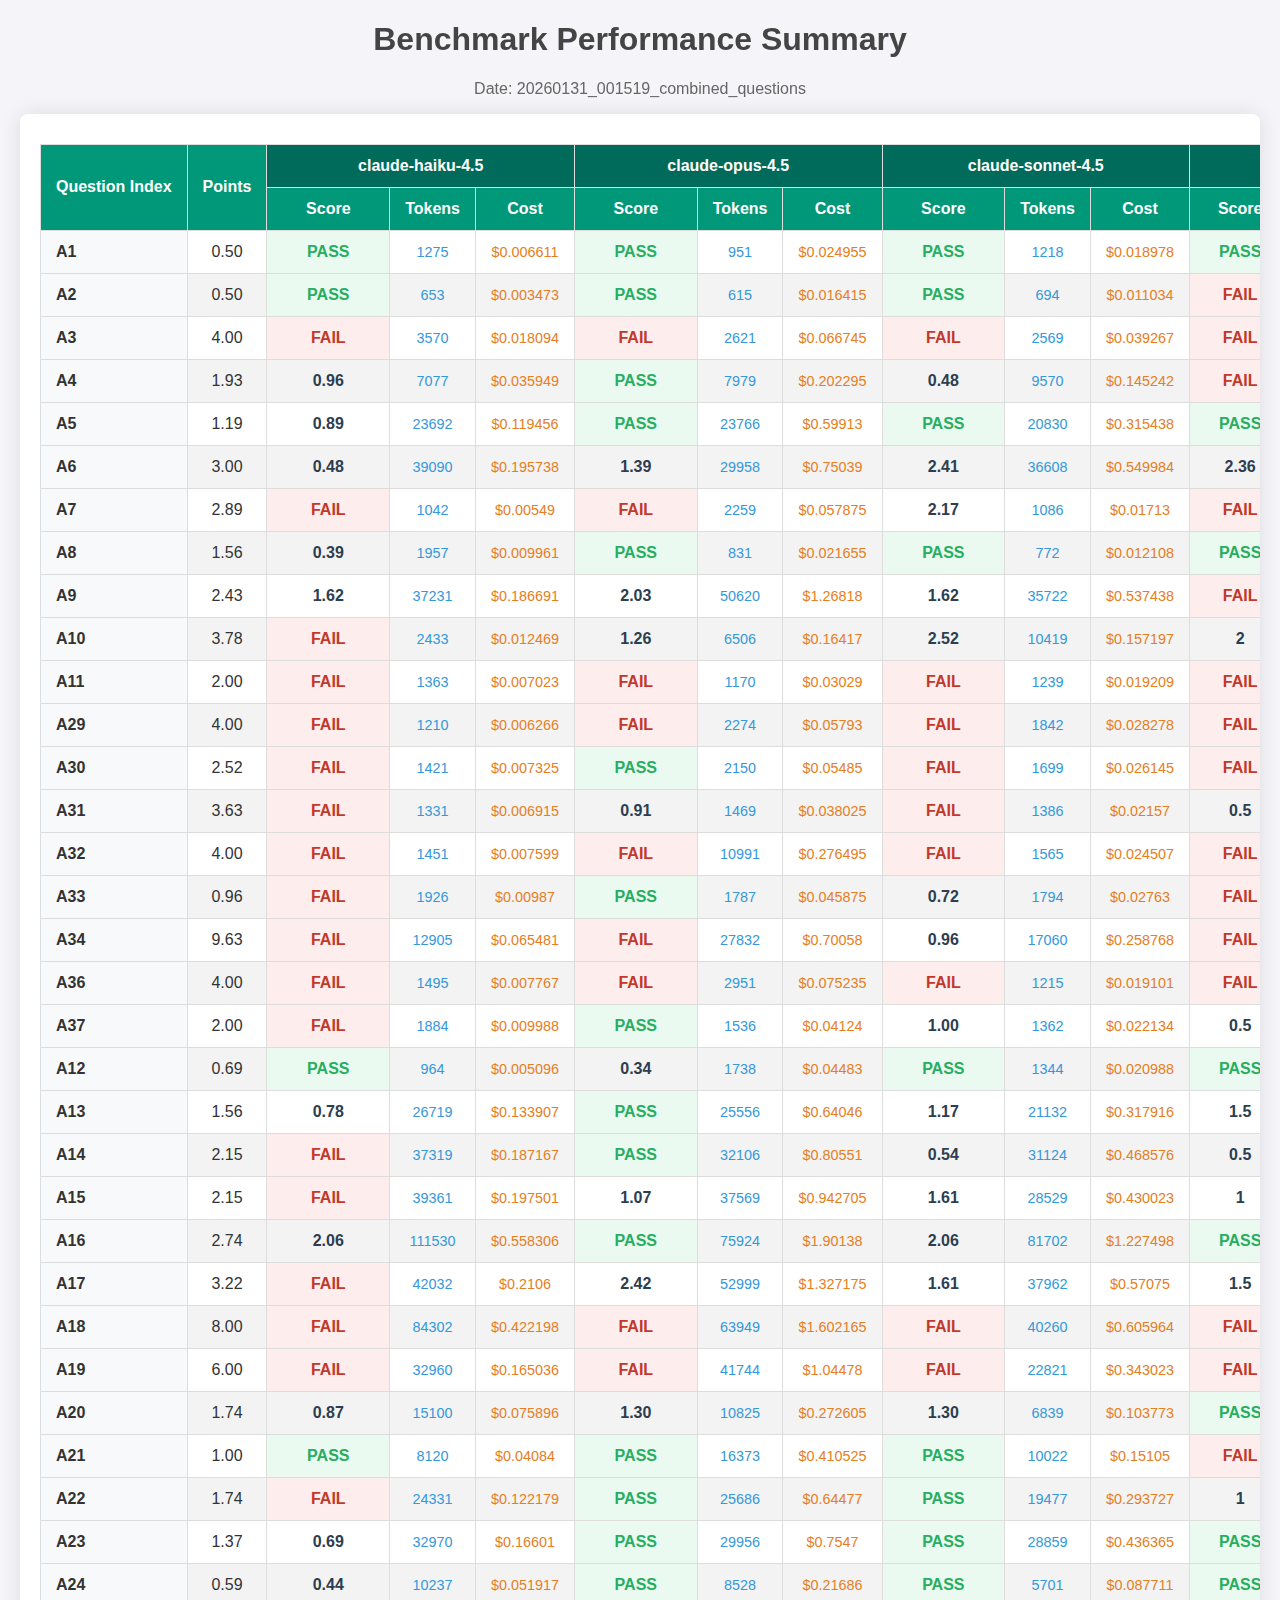
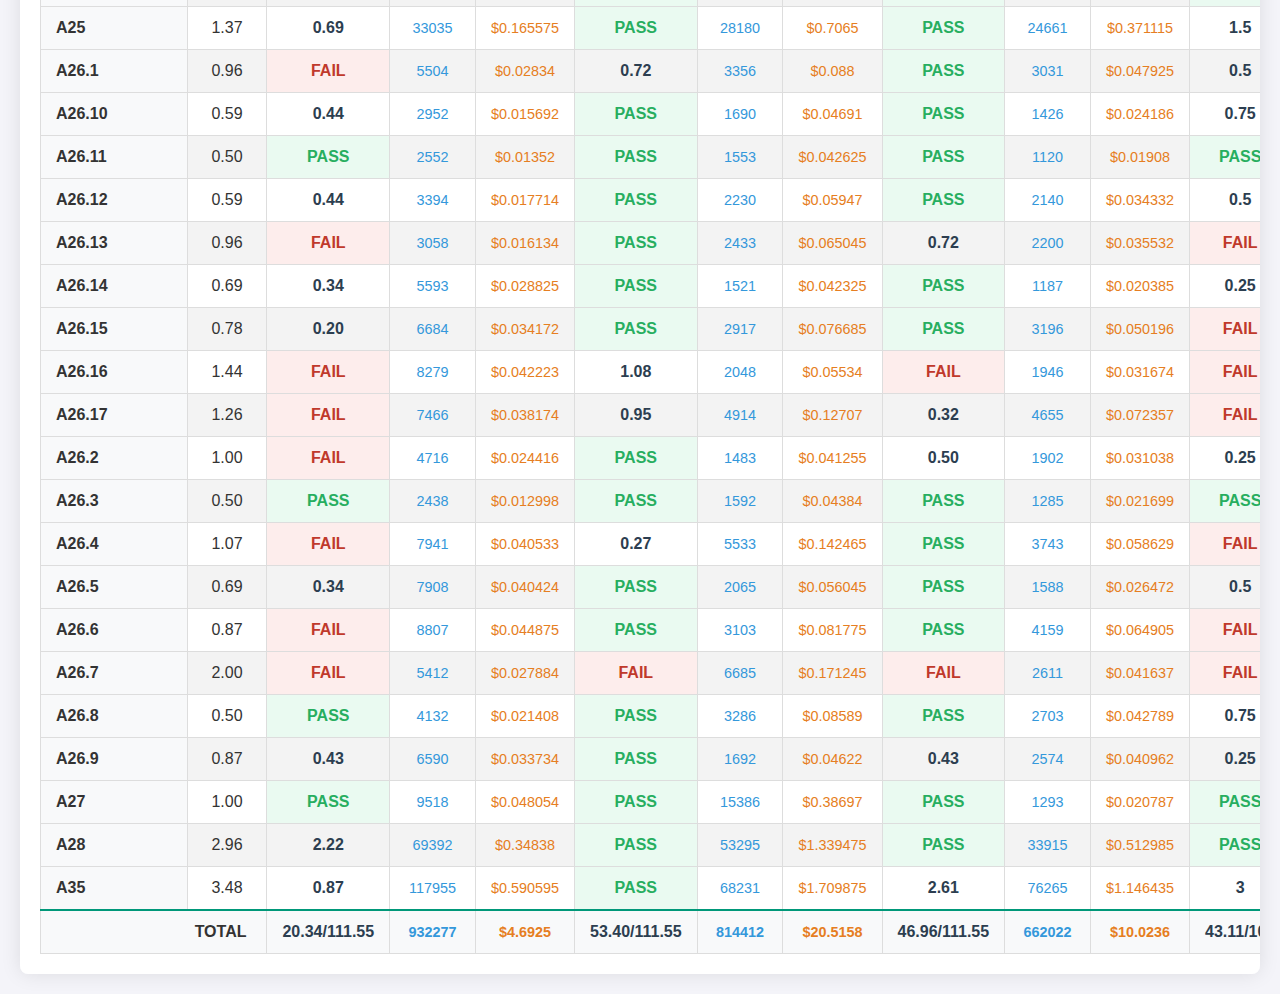
<file: data/runs/performance_table_V2_20260201_001520.html>
<!DOCTYPE html>

<html lang="en">
<head>
<meta charset="utf-8"/>
<meta content="width=device-width, initial-scale=1.0" name="viewport"/>
<title>Benchmark Performance Summary - 20260131_001519_combined_questions</title>
<style>
        body {
            font-family: sans-serif;
            margin: 20px;
            background-color: #f4f4f9;
            color: #333;
        }

        h1 {
            text-align: center;
            color: #444;
        }

        .container {
            max-width: 100%;
            overflow-x: auto;
            box-shadow: 0 0 20px rgba(0, 0, 0, 0.1);
            background-color: #fff;
            padding: 20px;
            border-radius: 8px;
        }

        table {
            border-collapse: collapse;
            width: 100%;
            margin-top: 10px;
        }

        th,
        td {
            border: 1px solid #ddd;
            padding: 12px 15px;
            text-align: center;
            white-space: nowrap;
        }

        th {
            background-color: #009879;
            color: #ffffff;
            font-weight: bold;
            position: sticky;
            top: 0;
        }

        tr:nth-child(even) {
            background-color: #f3f3f3;
        }

        tr:hover {
            background-color: #f1f1f1;
            cursor: default;
        }

        .pass {
            color: #27ae60;
            font-weight: bold;
            background-color: #eafaf1;
        }

        .fail {
            color: #c0392b;
            font-weight: bold;
            background-color: #fdedec;
        }

        .score {
            color: #2c3e50;
            font-weight: bold;
        }

        .q-col {
            text-align: left;
            font-weight: bold;
            background-color: #f8f9fa;
        }

        .tokens {
            color: #3498db;
            font-size: 0.9em;
        }

        .cost {
            color: #e67e22;
            font-size: 0.9em;
        }

        .model-header {
            background-color: #006b5a !important;
        }
    </style>
</head>
<body>
<h1>Benchmark Performance Summary</h1>
<p style="text-align: center; color: #666;">Date: 20260131_001519_combined_questions</p>
<div class="container">
<table>
<thead>
<tr>
<th rowspan="2">Question Index</th>
<th rowspan="2">Points</th>
<th class="model-header" colspan="3">claude-haiku-4.5</th>
<th class="model-header" colspan="3">claude-opus-4.5</th>
<th class="model-header" colspan="3">claude-sonnet-4.5</th>
<th class="model-header" colspan="3">deepseek-v3.2</th>
<th class="model-header" colspan="3">gemini-3-flash-preview</th>
<th class="model-header" colspan="3">gemini-3-pro-preview</th>
<th class="model-header" colspan="3">gemma-3-27b-it</th>
<th class="model-header" colspan="3">llama-4-scout</th>
<th class="model-header" colspan="3">minimax-m2.1</th>
<th class="model-header" colspan="3">mistral-large-2512</th>
<th class="model-header" colspan="3">kimi-k2-thinking</th>
<th class="model-header" colspan="3">kimi-k2.5</th>
<th class="model-header" colspan="3">nemotron-3-nano-30b-a3b</th>
<th class="model-header" colspan="3">gpt-5-mini</th>
<th class="model-header" colspan="3">gpt-5.2</th>
<th class="model-header" colspan="3">gpt-oss-120b</th>
<th class="model-header" colspan="3">qwen3-235b-a22b-thinking-2507</th>
<th class="model-header" colspan="3">qwen3-32b</th>
<th class="model-header" colspan="3">qwen3-max</th>
<th class="model-header" colspan="3">qwen3-next-80b-a3b-thinking</th>
<th class="model-header" colspan="3">grok-4</th>
<th class="model-header" colspan="3">grok-4.1-fast</th>
<th class="model-header" colspan="3">mimo-v2-flash</th>
<th class="model-header" colspan="3">glm-4.7-flash</th>
<th class="model-header" colspan="3">glm-4.7</th>
</tr>
<tr>
<th>Score</th>
<th>Tokens</th>
<th>Cost</th>
<th>Score</th>
<th>Tokens</th>
<th>Cost</th>
<th>Score</th>
<th>Tokens</th>
<th>Cost</th>
<th>Score</th>
<th>Tokens</th>
<th>Cost</th>
<th>Score</th>
<th>Tokens</th>
<th>Cost</th>
<th>Score</th>
<th>Tokens</th>
<th>Cost</th>
<th>Score</th>
<th>Tokens</th>
<th>Cost</th>
<th>Score</th>
<th>Tokens</th>
<th>Cost</th>
<th>Score</th>
<th>Tokens</th>
<th>Cost</th>
<th>Score</th>
<th>Tokens</th>
<th>Cost</th>
<th>Score</th>
<th>Tokens</th>
<th>Cost</th>
<th>Score</th>
<th>Tokens</th>
<th>Cost</th>
<th>Score</th>
<th>Tokens</th>
<th>Cost</th>
<th>Score</th>
<th>Tokens</th>
<th>Cost</th>
<th>Score</th>
<th>Tokens</th>
<th>Cost</th>
<th>Score</th>
<th>Tokens</th>
<th>Cost</th>
<th>Score</th>
<th>Tokens</th>
<th>Cost</th>
<th>Score</th>
<th>Tokens</th>
<th>Cost</th>
<th>Score</th>
<th>Tokens</th>
<th>Cost</th>
<th>Score</th>
<th>Tokens</th>
<th>Cost</th>
<th>Score</th>
<th>Tokens</th>
<th>Cost</th>
<th>Score</th>
<th>Tokens</th>
<th>Cost</th>
<th>Score</th>
<th>Tokens</th>
<th>Cost</th>
<th>Score</th>
<th>Tokens</th>
<th>Cost</th>
<th>Score</th>
<th>Tokens</th>
<th>Cost</th>
</tr>
</thead>
<tbody>
<tr data-category="Basic Mix" data-subcategory="General">
<td class="q-col">A1</td>
<td>0.50</td>
<td class="pass">PASS</td>
<td class="tokens">1275</td>
<td class="cost">$0.006611</td>
<td class="pass">PASS</td>
<td class="tokens">951</td>
<td class="cost">$0.024955</td>
<td class="pass">PASS</td>
<td class="tokens">1218</td>
<td class="cost">$0.018978</td>
<td class="pass">PASS</td>
<td class="tokens">682</td>
<td class="cost">$0.000307</td>
<td class="pass">PASS</td>
<td class="tokens">1709</td>
<td class="cost">$0.005175</td>
<td class="pass">PASS</td>
<td class="tokens">1642</td>
<td class="cost">$0.019894</td>
<td class="score">0.75</td>
<td class="tokens">307</td>
<td class="cost">$0.000051</td>
<td class="score">0.25</td>
<td class="tokens">746</td>
<td class="cost">$0.000234</td>
<td class="pass">PASS</td>
<td class="tokens">752</td>
<td class="cost">$0.000974</td>
<td class="score">0.75</td>
<td class="tokens">553</td>
<td class="cost">$0</td>
<td class="pass">PASS</td>
<td class="tokens">1070</td>
<td class="cost">$0.002372</td>
<td class="pass">PASS</td>
<td class="tokens">1182</td>
<td class="cost">$0.003534</td>
<td class="score">0.25</td>
<td class="tokens">3785</td>
<td class="cost">$0.000918</td>
<td class="pass">PASS</td>
<td class="tokens">1658</td>
<td class="cost">$0.003343</td>
<td class="pass">PASS</td>
<td class="tokens">202</td>
<td class="cost">$0.003017</td>
<td class="pass">PASS</td>
<td class="tokens">477</td>
<td class="cost">$0.0001</td>
<td class="score">0.75</td>
<td class="tokens">3526</td>
<td class="cost">$0.002129</td>
<td class="pass">PASS</td>
<td class="tokens">3316</td>
<td class="cost">$0.000805</td>
<td class="pass">PASS</td>
<td class="tokens">404</td>
<td class="cost">$0.002563</td>
<td class="pass">PASS</td>
<td class="tokens">13506</td>
<td class="cost">$0.020276</td>
<td class="pass">PASS</td>
<td class="tokens">1223</td>
<td class="cost">$0.020466</td>
<td class="pass">PASS</td>
<td class="tokens">2156</td>
<td class="cost">$0.001122</td>
<td class="pass">PASS</td>
<td class="tokens">3481</td>
<td class="cost">$0.001042</td>
<td class="pass">PASS</td>
<td class="tokens">791</td>
<td class="cost">$0.000322</td>
<td class="pass">PASS</td>
<td class="tokens">671</td>
<td class="cost">$0.001456</td>
</tr>
<tr data-category="Basic Mix" data-subcategory="General">
<td class="q-col">A2</td>
<td>0.50</td>
<td class="pass">PASS</td>
<td class="tokens">653</td>
<td class="cost">$0.003473</td>
<td class="pass">PASS</td>
<td class="tokens">615</td>
<td class="cost">$0.016415</td>
<td class="pass">PASS</td>
<td class="tokens">694</td>
<td class="cost">$0.011034</td>
<td class="fail">FAIL</td>
<td class="tokens">475</td>
<td class="cost">$0.000208</td>
<td class="pass">PASS</td>
<td class="tokens">1413</td>
<td class="cost">$0.004269</td>
<td class="pass">PASS</td>
<td class="tokens">3308</td>
<td class="cost">$0.039824</td>
<td class="pass">PASS</td>
<td class="tokens">145</td>
<td class="cost">$0.000036</td>
<td class="pass">PASS</td>
<td class="tokens">408</td>
<td class="cost">$0.00013</td>
<td class="pass">PASS</td>
<td class="tokens">752</td>
<td class="cost">$0.000967</td>
<td class="fail">FAIL</td>
<td class="tokens">72</td>
<td class="cost">$0</td>
<td class="score">0.5</td>
<td class="tokens">1164</td>
<td class="cost">$0.002153</td>
<td class="pass">PASS</td>
<td class="tokens">1775</td>
<td class="cost">$0.005329</td>
<td class="fail">FAIL</td>
<td class="tokens">1584</td>
<td class="cost">$0.000388</td>
<td class="score">0.5</td>
<td class="tokens">1316</td>
<td class="cost">$0.002653</td>
<td class="fail">FAIL</td>
<td class="tokens">44</td>
<td class="cost">$0.000763</td>
<td class="score">0.75</td>
<td class="tokens">523</td>
<td class="cost">$0.000107</td>
<td class="fail">FAIL</td>
<td class="tokens">2626</td>
<td class="cost">$0.001586</td>
<td class="pass">PASS</td>
<td class="tokens">1311</td>
<td class="cost">$0.000322</td>
<td class="fail">FAIL</td>
<td class="tokens">28</td>
<td class="cost">$0.000278</td>
<td class="pass">PASS</td>
<td class="tokens">1644</td>
<td class="cost">$0.00248</td>
<td class="pass">PASS</td>
<td class="tokens">768</td>
<td class="cost">$0.013669</td>
<td class="score">0.5</td>
<td class="tokens">626</td>
<td class="cost">$0.000356</td>
<td class="score">0.5</td>
<td class="tokens">607</td>
<td class="cost">$0.000188</td>
<td class="score">0.25</td>
<td class="tokens">5485</td>
<td class="cost">$0.002199</td>
<td class="score">0.75</td>
<td class="tokens">3742</td>
<td class="cost">$0.007894</td>
</tr>
<tr data-category="Basic Mix" data-subcategory="General">
<td class="q-col">A3</td>
<td>4.00</td>
<td class="fail">FAIL</td>
<td class="tokens">3570</td>
<td class="cost">$0.018094</td>
<td class="fail">FAIL</td>
<td class="tokens">2621</td>
<td class="cost">$0.066745</td>
<td class="fail">FAIL</td>
<td class="tokens">2569</td>
<td class="cost">$0.039267</td>
<td class="fail">FAIL</td>
<td class="tokens">3442</td>
<td class="cost">$0.001414</td>
<td class="score">1</td>
<td class="tokens">8762</td>
<td class="cost">$0.026336</td>
<td class="fail">FAIL</td>
<td class="tokens">18983</td>
<td class="cost">$0.228002</td>
<td class="fail">FAIL</td>
<td class="tokens">279</td>
<td class="cost">$0.000047</td>
<td class="fail">FAIL</td>
<td class="tokens">459</td>
<td class="cost">$0.000297</td>
<td class="score">1</td>
<td class="tokens">29247</td>
<td class="cost">$0.03283</td>
<td class="fail">FAIL</td>
<td class="tokens">146</td>
<td class="cost">$0</td>
<td class="fail">FAIL</td>
<td class="tokens">6883</td>
<td class="cost">$0.015849</td>
<td class="fail">FAIL</td>
<td class="tokens">19181</td>
<td class="cost">$0.056496</td>
<td class="fail">FAIL</td>
<td class="tokens">34003</td>
<td class="cost">$0.008171</td>
<td class="score">0.5</td>
<td class="tokens">14438</td>
<td class="cost">$0.028907</td>
<td class="score">1.5</td>
<td class="tokens">9752</td>
<td class="cost">$0.136745</td>
<td class="fail">FAIL</td>
<td class="tokens">7556</td>
<td class="cost">$0.001374</td>
<td class="fail">FAIL</td>
<td class="tokens">3822</td>
<td class="cost">$0.002308</td>
<td class="fail">FAIL</td>
<td class="tokens">12750</td>
<td class="cost">$0.003191</td>
<td class="fail">FAIL</td>
<td class="tokens">5915</td>
<td class="cost">$0.035648</td>
<td class="score">0.5</td>
<td class="tokens">15692</td>
<td class="cost">$0.023558</td>
<td class="fail">FAIL</td>
<td class="tokens">24366</td>
<td class="cost">$0.367691</td>
<td class="fail">FAIL</td>
<td class="tokens">13049</td>
<td class="cost">$0.00657</td>
<td class="score">1</td>
<td class="tokens">19980</td>
<td class="cost">$0.006002</td>
<td class="fail">FAIL</td>
<td class="tokens">3776</td>
<td class="cost">$0.001518</td>
<td class="fail">FAIL</td>
<td class="tokens">13210</td>
<td class="cost">$0.027795</td>
</tr>
<tr data-category="Basic Mix" data-subcategory="General">
<td class="q-col">A4</td>
<td>1.93</td>
<td class="score">0.96</td>
<td class="tokens">7077</td>
<td class="cost">$0.035949</td>
<td class="pass">PASS</td>
<td class="tokens">7979</td>
<td class="cost">$0.202295</td>
<td class="score">0.48</td>
<td class="tokens">9570</td>
<td class="cost">$0.145242</td>
<td class="fail">FAIL</td>
<td class="tokens">9453</td>
<td class="cost">$0.003722</td>
<td class="pass">PASS</td>
<td class="tokens">16241</td>
<td class="cost">$0.048918</td>
<td class="pass">PASS</td>
<td class="tokens">15252</td>
<td class="cost">$0.183806</td>
<td class="fail">FAIL</td>
<td class="tokens">790</td>
<td class="cost">$0.000135</td>
<td class="fail">FAIL</td>
<td class="tokens">2272</td>
<td class="cost">$0.001418</td>
<td class="fail">FAIL</td>
<td class="tokens">20113</td>
<td class="cost">$0.024292</td>
<td class="fail">FAIL</td>
<td class="tokens">1578</td>
<td class="cost">$0</td>
<td class="score">1.5</td>
<td class="tokens">15767</td>
<td class="cost">$0.030172</td>
<td class="score">0.5</td>
<td class="tokens">19521</td>
<td class="cost">$0.057469</td>
<td class="fail">FAIL</td>
<td class="tokens">3648</td>
<td class="cost">$0.000903</td>
<td class="score">0.5</td>
<td class="tokens">19475</td>
<td class="cost">$0.039053</td>
<td class="fail">FAIL</td>
<td class="tokens">4680</td>
<td class="cost">$0.066241</td>
<td class="score">0.5</td>
<td class="tokens">9367</td>
<td class="cost">$0.001712</td>
<td class="fail">FAIL</td>
<td class="tokens">27091</td>
<td class="cost">$0.016301</td>
<td class="fail">FAIL</td>
<td class="tokens">30047</td>
<td class="cost">$0.007248</td>
<td class="score">0.5</td>
<td class="tokens">3655</td>
<td class="cost">$0.022434</td>
<td class="score">0.5</td>
<td class="tokens">28157</td>
<td class="cost">$0.042299</td>
<td class="pass">PASS</td>
<td class="tokens">22904</td>
<td class="cost">$0.346139</td>
<td class="score">0.5</td>
<td class="tokens">15637</td>
<td class="cost">$0.007885</td>
<td class="fail">FAIL</td>
<td class="tokens">12666</td>
<td class="cost">$0.003819</td>
<td class="fail">FAIL</td>
<td class="tokens">22427</td>
<td class="cost">$0.008987</td>
<td class="score">1</td>
<td class="tokens">12510</td>
<td class="cost">$0.026455</td>
</tr>
<tr data-category="Basic Mix" data-subcategory="General">
<td class="q-col">A5</td>
<td>1.19</td>
<td class="score">0.89</td>
<td class="tokens">23692</td>
<td class="cost">$0.119456</td>
<td class="pass">PASS</td>
<td class="tokens">23766</td>
<td class="cost">$0.59913</td>
<td class="pass">PASS</td>
<td class="tokens">20830</td>
<td class="cost">$0.315438</td>
<td class="pass">PASS</td>
<td class="tokens">20575</td>
<td class="cost">$0.008067</td>
<td class="pass">PASS</td>
<td class="tokens">39563</td>
<td class="cost">$0.1191</td>
<td class="pass">PASS</td>
<td class="tokens">24223</td>
<td class="cost">$0.29232</td>
<td class="pass">PASS</td>
<td class="tokens">346</td>
<td class="cost">$0.000086</td>
<td class="score">1.5</td>
<td class="tokens">1819</td>
<td class="cost">$0.001222</td>
<td class="score">0.5</td>
<td class="tokens">38833</td>
<td class="cost">$0.046866</td>
<td class="score">1</td>
<td class="tokens">800</td>
<td class="cost">$0</td>
<td class="score">1</td>
<td class="tokens">24513</td>
<td class="cost">$0.055146</td>
<td class="pass">PASS</td>
<td class="tokens">20234</td>
<td class="cost">$0.058883</td>
<td class="score">0.5</td>
<td class="tokens">44434</td>
<td class="cost">$0.010716</td>
<td class="pass">PASS</td>
<td class="tokens">39474</td>
<td class="cost">$0.079151</td>
<td class="pass">PASS</td>
<td class="tokens">20741</td>
<td class="cost">$0.291795</td>
<td class="fail">FAIL</td>
<td class="tokens">3823</td>
<td class="cost">$0.00073</td>
<td class="pass">PASS</td>
<td class="tokens">34539</td>
<td class="cost">$0.020814</td>
<td class="score">1</td>
<td class="tokens">21298</td>
<td class="cost">$0.005177</td>
<td class="score">1.5</td>
<td class="tokens">339</td>
<td class="cost">$0.003018</td>
<td class="score">1.5</td>
<td class="tokens">21814</td>
<td class="cost">$0.032844</td>
<td class="pass">PASS</td>
<td class="tokens">29872</td>
<td class="cost">$0.451174</td>
<td class="score">1.5</td>
<td class="tokens">24231</td>
<td class="cost">$0.012246</td>
<td class="score">1.5</td>
<td class="tokens">24324</td>
<td class="cost">$0.007339</td>
<td class="fail">FAIL</td>
<td class="tokens">19677</td>
<td class="cost">$0.007927</td>
<td class="score">1.5</td>
<td class="tokens">37913</td>
<td class="cost">$0.079981</td>
</tr>
<tr data-category="General Knowledge" data-subcategory="General">
<td class="q-col">A6</td>
<td>3.00</td>
<td class="score">0.48</td>
<td class="tokens">39090</td>
<td class="cost">$0.195738</td>
<td class="score">1.39</td>
<td class="tokens">29958</td>
<td class="cost">$0.75039</td>
<td class="score">2.41</td>
<td class="tokens">36608</td>
<td class="cost">$0.549984</td>
<td class="score">2.36</td>
<td class="tokens">105587</td>
<td class="cost">$0.042281</td>
<td class="score">2.73</td>
<td class="tokens">96236</td>
<td class="cost">$0.288778</td>
<td class="score">2.62</td>
<td class="tokens">46069</td>
<td class="cost">$0.553106</td>
<td class="fail">FAIL</td>
<td class="tokens">1803</td>
<td class="cost">$0.000825</td>
<td class="score">0.16</td>
<td class="tokens">2100</td>
<td class="cost">$0.00127</td>
<td class="fail">FAIL</td>
<td class="tokens">98352</td>
<td class="cost">$0.110236</td>
<td class="fail">FAIL</td>
<td class="tokens">845</td>
<td class="cost">$0</td>
<td class="fail">FAIL</td>
<td class="tokens">171004</td>
<td class="cost">$0.409174</td>
<td class="score">0.54</td>
<td class="tokens">97990</td>
<td class="cost">$0.295318</td>
<td class="fail">FAIL</td>
<td class="tokens">98352</td>
<td class="cost">$0.023616</td>
<td class="score">0.54</td>
<td class="tokens">96662</td>
<td class="cost">$0.193363</td>
<td class="score">2.25</td>
<td class="tokens">27337</td>
<td class="cost">$0.382991</td>
<td class="score">0.27</td>
<td class="tokens">24769</td>
<td class="cost">$0.004474</td>
<td class="score">1.07</td>
<td class="tokens">63913</td>
<td class="cost">$0.038366</td>
<td class="score">0.05</td>
<td class="tokens">40450</td>
<td class="cost">$0.009721</td>
<td class="score">1.71</td>
<td class="tokens">18121</td>
<td class="cost">$0.108923</td>
<td class="score">0.16</td>
<td class="tokens">86111</td>
<td class="cost">$0.129191</td>
<td class="score">2.25</td>
<td class="tokens">49072</td>
<td class="cost">$0.738323</td>
<td class="score">1.23</td>
<td class="tokens">48090</td>
<td class="cost">$0.024089</td>
<td class="fail">FAIL</td>
<td class="tokens">63584</td>
<td class="cost">$0.018857</td>
<td class="fail">FAIL</td>
<td class="tokens">98352</td>
<td class="cost">$0.039347</td>
<td class="fail">FAIL</td>
<td class="tokens">98352</td>
<td class="cost">$0.206608</td>
</tr>
<tr data-category="General Knowledge" data-subcategory="General">
<td class="q-col">A7</td>
<td>2.89</td>
<td class="fail">FAIL</td>
<td class="tokens">1042</td>
<td class="cost">$0.00549</td>
<td class="fail">FAIL</td>
<td class="tokens">2259</td>
<td class="cost">$0.057875</td>
<td class="score">2.17</td>
<td class="tokens">1086</td>
<td class="cost">$0.01713</td>
<td class="fail">FAIL</td>
<td class="tokens">954</td>
<td class="cost">$0.000403</td>
<td class="pass">PASS</td>
<td class="tokens">2050</td>
<td class="cost">$0.006217</td>
<td class="pass">PASS</td>
<td class="tokens">1832</td>
<td class="cost">$0.022254</td>
<td class="fail">FAIL</td>
<td class="tokens">212</td>
<td class="cost">$0.000039</td>
<td class="fail">FAIL</td>
<td class="tokens">221</td>
<td class="cost">$0.000161</td>
<td class="fail">FAIL</td>
<td class="tokens">1288</td>
<td class="cost">$0.001584</td>
<td class="fail">FAIL</td>
<td class="tokens">199</td>
<td class="cost">$0</td>
<td class="score">0.5</td>
<td class="tokens">6872</td>
<td class="cost">$0.014389</td>
<td class="score">1</td>
<td class="tokens">2170</td>
<td class="cost">$0.00647</td>
<td class="fail">FAIL</td>
<td class="tokens">5463</td>
<td class="cost">$0.001323</td>
<td class="fail">FAIL</td>
<td class="tokens">6120</td>
<td class="cost">$0.012278</td>
<td class="fail">FAIL</td>
<td class="tokens">3391</td>
<td class="cost">$0.04774</td>
<td class="fail">FAIL</td>
<td class="tokens">3200</td>
<td class="cost">$0.000592</td>
<td class="fail">FAIL</td>
<td class="tokens">1631</td>
<td class="cost">$0.000997</td>
<td class="fail">FAIL</td>
<td class="tokens">3022</td>
<td class="cost">$0.000739</td>
<td class="fail">FAIL</td>
<td class="tokens">227</td>
<td class="cost">$0.001559</td>
<td class="fail">FAIL</td>
<td class="tokens">5268</td>
<td class="cost">$0.007927</td>
<td class="score">0.5</td>
<td class="tokens">13709</td>
<td class="cost">$0.207873</td>
<td class="fail">FAIL</td>
<td class="tokens">8476</td>
<td class="cost">$0.004282</td>
<td class="score">0.5</td>
<td class="tokens">1491</td>
<td class="cost">$0.000456</td>
<td class="fail">FAIL</td>
<td class="tokens">7608</td>
<td class="cost">$0.003049</td>
<td class="fail">FAIL</td>
<td class="tokens">52541</td>
<td class="cost">$0.110403</td>
</tr>
<tr data-category="General Knowledge" data-subcategory="General">
<td class="q-col">A8</td>
<td>1.56</td>
<td class="score">0.39</td>
<td class="tokens">1957</td>
<td class="cost">$0.009961</td>
<td class="pass">PASS</td>
<td class="tokens">831</td>
<td class="cost">$0.021655</td>
<td class="pass">PASS</td>
<td class="tokens">772</td>
<td class="cost">$0.012108</td>
<td class="pass">PASS</td>
<td class="tokens">1557</td>
<td class="cost">$0.0006</td>
<td class="pass">PASS</td>
<td class="tokens">1663</td>
<td class="cost">$0.005006</td>
<td class="pass">PASS</td>
<td class="tokens">2104</td>
<td class="cost">$0.025316</td>
<td class="pass">PASS</td>
<td class="tokens">483</td>
<td class="cost">$0.000075</td>
<td class="pass">PASS</td>
<td class="tokens">154</td>
<td class="cost">$0.000103</td>
<td class="score">1.5</td>
<td class="tokens">1921</td>
<td class="cost">$0.002206</td>
<td class="pass">PASS</td>
<td class="tokens">504</td>
<td class="cost">$0</td>
<td class="pass">PASS</td>
<td class="tokens">1129</td>
<td class="cost">$0.002266</td>
<td class="pass">PASS</td>
<td class="tokens">1750</td>
<td class="cost">$0.005079</td>
<td class="score">1</td>
<td class="tokens">5414</td>
<td class="cost">$0.001305</td>
<td class="score">1</td>
<td class="tokens">12224</td>
<td class="cost">$0.024461</td>
<td class="pass">PASS</td>
<td class="tokens">362</td>
<td class="cost">$0.005159</td>
<td class="fail">FAIL</td>
<td class="tokens">6920</td>
<td class="cost">$0.001257</td>
<td class="score">1.5</td>
<td class="tokens">4595</td>
<td class="cost">$0.002764</td>
<td class="score">1</td>
<td class="tokens">4201</td>
<td class="cost">$0.001013</td>
<td class="pass">PASS</td>
<td class="tokens">570</td>
<td class="cost">$0.003492</td>
<td class="score">1.5</td>
<td class="tokens">5686</td>
<td class="cost">$0.008538</td>
<td class="pass">PASS</td>
<td class="tokens">851</td>
<td class="cost">$0.014897</td>
<td class="pass">PASS</td>
<td class="tokens">1125</td>
<td class="cost">$0.000597</td>
<td class="score">1.5</td>
<td class="tokens">2265</td>
<td class="cost">$0.000684</td>
<td class="pass">PASS</td>
<td class="tokens">3035</td>
<td class="cost">$0.001217</td>
<td class="pass">PASS</td>
<td class="tokens">1898</td>
<td class="cost">$0.004007</td>
</tr>
<tr data-category="General Knowledge" data-subcategory="General">
<td class="q-col">A9</td>
<td>2.43</td>
<td class="score">1.62</td>
<td class="tokens">37231</td>
<td class="cost">$0.186691</td>
<td class="score">2.03</td>
<td class="tokens">50620</td>
<td class="cost">$1.26818</td>
<td class="score">1.62</td>
<td class="tokens">35722</td>
<td class="cost">$0.537438</td>
<td class="fail">FAIL</td>
<td class="tokens">77777</td>
<td class="cost">$0.029654</td>
<td class="score">2.25</td>
<td class="tokens">93890</td>
<td class="cost">$0.281861</td>
<td class="fail">FAIL</td>
<td class="tokens">98340</td>
<td class="cost">$1.180844</td>
<td class="fail">FAIL</td>
<td class="tokens">879</td>
<td class="cost">$0.000148</td>
<td class="score">0.5</td>
<td class="tokens">4350</td>
<td class="cost">$0.002637</td>
<td class="fail">FAIL</td>
<td class="tokens">98352</td>
<td class="cost">$0.110294</td>
<td class="fail">FAIL</td>
<td class="tokens">104</td>
<td class="cost">$0</td>
<td class="fail">FAIL</td>
<td class="tokens">93157</td>
<td class="cost">$0.211113</td>
<td class="fail">FAIL</td>
<td class="tokens">98352</td>
<td class="cost">$0.300241</td>
<td class="fail">FAIL</td>
<td class="tokens">98352</td>
<td class="cost">$0.02363</td>
<td class="score">2.25</td>
<td class="tokens">47649</td>
<td class="cost">$0.095392</td>
<td class="score">2.25</td>
<td class="tokens">57269</td>
<td class="cost">$0.802424</td>
<td class="score">1.75</td>
<td class="tokens">22732</td>
<td class="cost">$0.004116</td>
<td class="score">0.5</td>
<td class="tokens">81863</td>
<td class="cost">$0.049161</td>
<td class="pass">PASS</td>
<td class="tokens">31717</td>
<td class="cost">$0.007644</td>
<td class="score">2.5</td>
<td class="tokens">22233</td>
<td class="cost">$0.133868</td>
<td class="score">0.75</td>
<td class="tokens">95239</td>
<td class="cost">$0.142917</td>
<td class="pass">PASS</td>
<td class="tokens">94909</td>
<td class="cost">$1.426764</td>
<td class="score">2.75</td>
<td class="tokens">34719</td>
<td class="cost">$0.017435</td>
<td class="fail">FAIL</td>
<td class="tokens">98352</td>
<td class="cost">$0.028812</td>
<td class="fail">FAIL</td>
<td class="tokens">98352</td>
<td class="cost">$0.039361</td>
<td class="fail">FAIL</td>
<td class="tokens">98352</td>
<td class="cost">$0.20671</td>
</tr>
<tr data-category="General Knowledge" data-subcategory="General">
<td class="q-col">A10</td>
<td>3.78</td>
<td class="fail">FAIL</td>
<td class="tokens">2433</td>
<td class="cost">$0.012469</td>
<td class="score">1.26</td>
<td class="tokens">6506</td>
<td class="cost">$0.16417</td>
<td class="score">2.52</td>
<td class="tokens">10419</td>
<td class="cost">$0.157197</td>
<td class="score">2</td>
<td class="tokens">16754</td>
<td class="cost">$0.006408</td>
<td class="pass">PASS</td>
<td class="tokens">59815</td>
<td class="cost">$0.179524</td>
<td class="score">2.5</td>
<td class="tokens">15043</td>
<td class="cost">$0.180836</td>
<td class="fail">FAIL</td>
<td class="tokens">675</td>
<td class="cost">$0.000109</td>
<td class="fail">FAIL</td>
<td class="tokens">1098</td>
<td class="cost">$0.000682</td>
<td class="fail">FAIL</td>
<td class="tokens">52447</td>
<td class="cost">$0.063028</td>
<td class="score">2</td>
<td class="tokens">334</td>
<td class="cost">$0</td>
<td class="fail">FAIL</td>
<td class="tokens">51165</td>
<td class="cost">$0.108358</td>
<td class="score">2.25</td>
<td class="tokens">28480</td>
<td class="cost">$0.083482</td>
<td class="fail">FAIL</td>
<td class="tokens">6622</td>
<td class="cost">$0.001602</td>
<td class="score">2</td>
<td class="tokens">26188</td>
<td class="cost">$0.052419</td>
<td class="score">0.75</td>
<td class="tokens">1735</td>
<td class="cost">$0.024591</td>
<td class="score">0.5</td>
<td class="tokens">2169</td>
<td class="cost">$0.000407</td>
<td class="score">1</td>
<td class="tokens">26573</td>
<td class="cost">$0.015964</td>
<td class="score">0.5</td>
<td class="tokens">10798</td>
<td class="cost">$0.002606</td>
<td class="score">0.5</td>
<td class="tokens">1628</td>
<td class="cost">$0.009984</td>
<td class="score">0.5</td>
<td class="tokens">9360</td>
<td class="cost">$0.014067</td>
<td class="score">2</td>
<td class="tokens">14822</td>
<td class="cost">$0.224592</td>
<td class="score">1.5</td>
<td class="tokens">15719</td>
<td class="cost">$0.007917</td>
<td class="score">1.25</td>
<td class="tokens">9800</td>
<td class="cost">$0.002949</td>
<td class="fail">FAIL</td>
<td class="tokens">89798</td>
<td class="cost">$0.035926</td>
<td class="score">1.75</td>
<td class="tokens">26803</td>
<td class="cost">$0.056362</td>
</tr>
<tr data-category="General Knowledge" data-subcategory="General">
<td class="q-col">A11</td>
<td>2.00</td>
<td class="fail">FAIL</td>
<td class="tokens">1363</td>
<td class="cost">$0.007023</td>
<td class="fail">FAIL</td>
<td class="tokens">1170</td>
<td class="cost">$0.03029</td>
<td class="fail">FAIL</td>
<td class="tokens">1239</td>
<td class="cost">$0.019209</td>
<td class="fail">FAIL</td>
<td class="tokens">2495</td>
<td class="cost">$0.001026</td>
<td class="fail">FAIL</td>
<td class="tokens">3909</td>
<td class="cost">$0.011763</td>
<td class="fail">FAIL</td>
<td class="tokens">8759</td>
<td class="cost">$0.105252</td>
<td class="fail">FAIL</td>
<td class="tokens">2253</td>
<td class="cost">$0.000342</td>
<td class="fail">FAIL</td>
<td class="tokens">745</td>
<td class="cost">$0.000231</td>
<td class="fail">FAIL</td>
<td class="tokens">2411</td>
<td class="cost">$0.002763</td>
<td class="fail">FAIL</td>
<td class="tokens">1134</td>
<td class="cost">$0</td>
<td class="fail">FAIL</td>
<td class="tokens">4854</td>
<td class="cost">$0.01091</td>
<td class="fail">FAIL</td>
<td class="tokens">5859</td>
<td class="cost">$0.017675</td>
<td class="fail">FAIL</td>
<td class="tokens">17272</td>
<td class="cost">$0.004153</td>
<td class="fail">FAIL</td>
<td class="tokens">8359</td>
<td class="cost">$0.016739</td>
<td class="fail">FAIL</td>
<td class="tokens">11435</td>
<td class="cost">$0.160237</td>
<td class="fail">FAIL</td>
<td class="tokens">10981</td>
<td class="cost">$0.001989</td>
<td class="fail">FAIL</td>
<td class="tokens">5003</td>
<td class="cost">$0.003013</td>
<td class="fail">FAIL</td>
<td class="tokens">8212</td>
<td class="cost">$0.001979</td>
<td class="fail">FAIL</td>
<td class="tokens">1307</td>
<td class="cost">$0.007957</td>
<td class="fail">FAIL</td>
<td class="tokens">5956</td>
<td class="cost">$0.008948</td>
<td class="fail">FAIL</td>
<td class="tokens">5383</td>
<td class="cost">$0.082894</td>
<td class="fail">FAIL</td>
<td class="tokens">9895</td>
<td class="cost">$0.004988</td>
<td class="fail">FAIL</td>
<td class="tokens">3449</td>
<td class="cost">$0.001036</td>
<td class="fail">FAIL</td>
<td class="tokens">29982</td>
<td class="cost">$0.011996</td>
<td class="fail">FAIL</td>
<td class="tokens">16981</td>
<td class="cost">$0.035831</td>
</tr>
<tr data-category="General Knowledge" data-subcategory="General">
<td class="q-col">A29</td>
<td>4.00</td>
<td class="fail">FAIL</td>
<td class="tokens">1210</td>
<td class="cost">$0.006266</td>
<td class="fail">FAIL</td>
<td class="tokens">2274</td>
<td class="cost">$0.05793</td>
<td class="fail">FAIL</td>
<td class="tokens">1842</td>
<td class="cost">$0.028278</td>
<td class="fail">FAIL</td>
<td class="tokens">2001</td>
<td class="cost">$0.000789</td>
<td class="score">1</td>
<td class="tokens">5023</td>
<td class="cost">$0.01511</td>
<td class="fail">FAIL</td>
<td class="tokens">6637</td>
<td class="cost">$0.079812</td>
<td class="fail">FAIL</td>
<td class="tokens">5919</td>
<td class="cost">$0.000892</td>
<td class="fail">FAIL</td>
<td class="tokens">71</td>
<td class="cost">$0.000063</td>
<td class="fail">FAIL</td>
<td class="tokens">1099</td>
<td class="cost">$0.001296</td>
<td class="pass">PASS</td>
<td class="tokens">6326</td>
<td class="cost">$0</td>
<td class="fail">FAIL</td>
<td class="tokens">2727</td>
<td class="cost">$0.00651</td>
<td class="fail">FAIL</td>
<td class="tokens">3681</td>
<td class="cost">$0.010035</td>
<td class="score">0.5</td>
<td class="tokens">5203</td>
<td class="cost">$0.001257</td>
<td class="fail">FAIL</td>
<td class="tokens">12504</td>
<td class="cost">$0.025032</td>
<td class="fail">FAIL</td>
<td class="tokens">2625</td>
<td class="cost">$0.036918</td>
<td class="fail">FAIL</td>
<td class="tokens">525</td>
<td class="cost">$0.000108</td>
<td class="fail">FAIL</td>
<td class="tokens">4897</td>
<td class="cost">$0.002951</td>
<td class="fail">FAIL</td>
<td class="tokens">6119</td>
<td class="cost">$0.001478</td>
<td class="fail">FAIL</td>
<td class="tokens">578</td>
<td class="cost">$0.003602</td>
<td class="fail">FAIL</td>
<td class="tokens">6055</td>
<td class="cost">$0.009099</td>
<td class="score">1.5</td>
<td class="tokens">4121</td>
<td class="cost">$0.063974</td>
<td class="score">0.5</td>
<td class="tokens">3896</td>
<td class="cost">$0.001989</td>
<td class="fail">FAIL</td>
<td class="tokens">1954</td>
<td class="cost">$0.000593</td>
<td class="fail">FAIL</td>
<td class="tokens">5630</td>
<td class="cost">$0.002256</td>
<td class="fail">FAIL</td>
<td class="tokens">6244</td>
<td class="cost">$0.013154</td>
</tr>
<tr data-category="General Knowledge" data-subcategory="General">
<td class="q-col">A30</td>
<td>2.52</td>
<td class="fail">FAIL</td>
<td class="tokens">1421</td>
<td class="cost">$0.007325</td>
<td class="pass">PASS</td>
<td class="tokens">2150</td>
<td class="cost">$0.05485</td>
<td class="fail">FAIL</td>
<td class="tokens">1699</td>
<td class="cost">$0.026145</td>
<td class="fail">FAIL</td>
<td class="tokens">1308</td>
<td class="cost">$0.000553</td>
<td class="fail">FAIL</td>
<td class="tokens">5899</td>
<td class="cost">$0.01774</td>
<td class="score">1</td>
<td class="tokens">7564</td>
<td class="cost">$0.090942</td>
<td class="fail">FAIL</td>
<td class="tokens">7448</td>
<td class="cost">$0.001122</td>
<td class="fail">FAIL</td>
<td class="tokens">899</td>
<td class="cost">$0.000551</td>
<td class="score">0.5</td>
<td class="tokens">2418</td>
<td class="cost">$0.00297</td>
<td class="fail">FAIL</td>
<td class="tokens">5105</td>
<td class="cost">$0</td>
<td class="fail">FAIL</td>
<td class="tokens">5252</td>
<td class="cost">$0.010899</td>
<td class="pass">PASS</td>
<td class="tokens">5667</td>
<td class="cost">$0.017085</td>
<td class="fail">FAIL</td>
<td class="tokens">8607</td>
<td class="cost">$0.002074</td>
<td class="fail">FAIL</td>
<td class="tokens">9725</td>
<td class="cost">$0.019474</td>
<td class="fail">FAIL</td>
<td class="tokens">2541</td>
<td class="cost">$0.035742</td>
<td class="fail">FAIL</td>
<td class="tokens">4643</td>
<td class="cost">$0.000849</td>
<td class="fail">FAIL</td>
<td class="tokens">3335</td>
<td class="cost">$0.002014</td>
<td class="fail">FAIL</td>
<td class="tokens">6958</td>
<td class="cost">$0.001679</td>
<td class="fail">FAIL</td>
<td class="tokens">893</td>
<td class="cost">$0.005492</td>
<td class="fail">FAIL</td>
<td class="tokens">7373</td>
<td class="cost">$0.011076</td>
<td class="score">0.5</td>
<td class="tokens">6040</td>
<td class="cost">$0.092764</td>
<td class="score">1.5</td>
<td class="tokens">5872</td>
<td class="cost">$0.002978</td>
<td class="fail">FAIL</td>
<td class="tokens">3785</td>
<td class="cost">$0.001142</td>
<td class="score">1</td>
<td class="tokens">7723</td>
<td class="cost">$0.003094</td>
<td class="score">1</td>
<td class="tokens">9187</td>
<td class="cost">$0.019334</td>
</tr>
<tr data-category="General Knowledge" data-subcategory="General">
<td class="q-col">A31</td>
<td>3.63</td>
<td class="fail">FAIL</td>
<td class="tokens">1331</td>
<td class="cost">$0.006915</td>
<td class="score">0.91</td>
<td class="tokens">1469</td>
<td class="cost">$0.038025</td>
<td class="fail">FAIL</td>
<td class="tokens">1386</td>
<td class="cost">$0.02157</td>
<td class="score">0.5</td>
<td class="tokens">3082</td>
<td class="cost">$0.001258</td>
<td class="pass">PASS</td>
<td class="tokens">3647</td>
<td class="cost">$0.011</td>
<td class="pass">PASS</td>
<td class="tokens">4095</td>
<td class="cost">$0.04938</td>
<td class="fail">FAIL</td>
<td class="tokens">365</td>
<td class="cost">$0.000061</td>
<td class="fail">FAIL</td>
<td class="tokens">507</td>
<td class="cost">$0.000326</td>
<td class="score">0.5</td>
<td class="tokens">2282</td>
<td class="cost">$0.002631</td>
<td class="fail">FAIL</td>
<td class="tokens">774</td>
<td class="cost">$0</td>
<td class="score">1.5</td>
<td class="tokens">2705</td>
<td class="cost">$0.005979</td>
<td class="pass">PASS</td>
<td class="tokens">4116</td>
<td class="cost">$0.012475</td>
<td class="score">1.5</td>
<td class="tokens">5603</td>
<td class="cost">$0.001355</td>
<td class="fail">FAIL</td>
<td class="tokens">4218</td>
<td class="cost">$0.008469</td>
<td class="fail">FAIL</td>
<td class="tokens">1310</td>
<td class="cost">$0.018571</td>
<td class="fail">FAIL</td>
<td class="tokens">4210</td>
<td class="cost">$0.000773</td>
<td class="fail">FAIL</td>
<td class="tokens">4158</td>
<td class="cost">$0.002511</td>
<td class="score">0.5</td>
<td class="tokens">2441</td>
<td class="cost">$0.000597</td>
<td class="fail">FAIL</td>
<td class="tokens">625</td>
<td class="cost">$0.003918</td>
<td class="fail">FAIL</td>
<td class="tokens">4635</td>
<td class="cost">$0.006973</td>
<td class="pass">PASS</td>
<td class="tokens">9123</td>
<td class="cost">$0.139062</td>
<td class="score">1.5</td>
<td class="tokens">8869</td>
<td class="cost">$0.004482</td>
<td class="score">1</td>
<td class="tokens">2679</td>
<td class="cost">$0.000812</td>
<td class="fail">FAIL</td>
<td class="tokens">4777</td>
<td class="cost">$0.001916</td>
<td class="score">1.5</td>
<td class="tokens">9970</td>
<td class="cost">$0.021095</td>
</tr>
<tr data-category="General Knowledge" data-subcategory="General">
<td class="q-col">A32</td>
<td>4.00</td>
<td class="fail">FAIL</td>
<td class="tokens">1451</td>
<td class="cost">$0.007599</td>
<td class="fail">FAIL</td>
<td class="tokens">10991</td>
<td class="cost">$0.276495</td>
<td class="fail">FAIL</td>
<td class="tokens">1565</td>
<td class="cost">$0.024507</td>
<td class="fail">FAIL</td>
<td class="tokens">2374</td>
<td class="cost">$0.000966</td>
<td class="score">1.5</td>
<td class="tokens">31509</td>
<td class="cost">$0.094634</td>
<td class="score">1</td>
<td class="tokens">33373</td>
<td class="cost">$0.400906</td>
<td class="fail">FAIL</td>
<td class="tokens">505</td>
<td class="cost">$0.000247</td>
<td class="fail">FAIL</td>
<td class="tokens">255</td>
<td class="cost">$0.000192</td>
<td class="score">0.5</td>
<td class="tokens">14756</td>
<td class="cost">$0.01662</td>
<td class="fail">FAIL</td>
<td class="tokens">714</td>
<td class="cost">$0</td>
<td class="score">0.5</td>
<td class="tokens">9952</td>
<td class="cost">$0.021839</td>
<td class="pass">PASS</td>
<td class="tokens">11611</td>
<td class="cost">$0.035008</td>
<td class="fail">FAIL</td>
<td class="tokens">23167</td>
<td class="cost">$0.005577</td>
<td class="fail">FAIL</td>
<td class="tokens">13450</td>
<td class="cost">$0.026953</td>
<td class="pass">PASS</td>
<td class="tokens">14548</td>
<td class="cost">$0.204043</td>
<td class="fail">FAIL</td>
<td class="tokens">5303</td>
<td class="cost">$0.000972</td>
<td class="fail">FAIL</td>
<td class="tokens">4924</td>
<td class="cost">$0.002982</td>
<td class="fail">FAIL</td>
<td class="tokens">8551</td>
<td class="cost">$0.002072</td>
<td class="fail">FAIL</td>
<td class="tokens">724</td>
<td class="cost">$0.004637</td>
<td class="fail">FAIL</td>
<td class="tokens">9720</td>
<td class="cost">$0.014617</td>
<td class="fail">FAIL</td>
<td class="tokens">12778</td>
<td class="cost">$0.194102</td>
<td class="fail">FAIL</td>
<td class="tokens">16565</td>
<td class="cost">$0.008331</td>
<td class="fail">FAIL</td>
<td class="tokens">2528</td>
<td class="cost">$0.000771</td>
<td class="fail">FAIL</td>
<td class="tokens">47940</td>
<td class="cost">$0.01919</td>
<td class="fail">FAIL</td>
<td class="tokens">35183</td>
<td class="cost">$0.073978</td>
</tr>
<tr data-category="General Knowledge" data-subcategory="General">
<td class="q-col">A33</td>
<td>0.96</td>
<td class="fail">FAIL</td>
<td class="tokens">1926</td>
<td class="cost">$0.00987</td>
<td class="pass">PASS</td>
<td class="tokens">1787</td>
<td class="cost">$0.045875</td>
<td class="score">0.72</td>
<td class="tokens">1794</td>
<td class="cost">$0.02763</td>
<td class="fail">FAIL</td>
<td class="tokens">2345</td>
<td class="cost">$0.000921</td>
<td class="fail">FAIL</td>
<td class="tokens">2042</td>
<td class="cost">$0.006176</td>
<td class="fail">FAIL</td>
<td class="tokens">3470</td>
<td class="cost">$0.04184</td>
<td class="fail">FAIL</td>
<td class="tokens">2652</td>
<td class="cost">$0.001204</td>
<td class="fail">FAIL</td>
<td class="tokens">1081</td>
<td class="cost">$0.000335</td>
<td class="fail">FAIL</td>
<td class="tokens">2557</td>
<td class="cost">$0.003142</td>
<td class="fail">FAIL</td>
<td class="tokens">1260</td>
<td class="cost">$0</td>
<td class="fail">FAIL</td>
<td class="tokens">3550</td>
<td class="cost">$0.008411</td>
<td class="pass">PASS</td>
<td class="tokens">2771</td>
<td class="cost">$0.008431</td>
<td class="fail">FAIL</td>
<td class="tokens">19128</td>
<td class="cost">$0.0046</td>
<td class="fail">FAIL</td>
<td class="tokens">10017</td>
<td class="cost">$0.020063</td>
<td class="score">0.75</td>
<td class="tokens">3990</td>
<td class="cost">$0.056063</td>
<td class="fail">FAIL</td>
<td class="tokens">2651</td>
<td class="cost">$0.000491</td>
<td class="fail">FAIL</td>
<td class="tokens">5254</td>
<td class="cost">$0.003166</td>
<td class="fail">FAIL</td>
<td class="tokens">4232</td>
<td class="cost">$0.001026</td>
<td class="fail">FAIL</td>
<td class="tokens">542</td>
<td class="cost">$0.003401</td>
<td class="fail">FAIL</td>
<td class="tokens">5617</td>
<td class="cost">$0.008444</td>
<td class="fail">FAIL</td>
<td class="tokens">2694</td>
<td class="cost">$0.042601</td>
<td class="fail">FAIL</td>
<td class="tokens">16477</td>
<td class="cost">$0.008279</td>
<td class="score">0.75</td>
<td class="tokens">4425</td>
<td class="cost">$0.001312</td>
<td class="fail">FAIL</td>
<td class="tokens">7393</td>
<td class="cost">$0.002963</td>
<td class="score">0.25</td>
<td class="tokens">10254</td>
<td class="cost">$0.021584</td>
</tr>
<tr data-category="General Knowledge" data-subcategory="General">
<td class="q-col">A34</td>
<td>9.63</td>
<td class="fail">FAIL</td>
<td class="tokens">12905</td>
<td class="cost">$0.065481</td>
<td class="fail">FAIL</td>
<td class="tokens">27832</td>
<td class="cost">$0.70058</td>
<td class="score">0.96</td>
<td class="tokens">17060</td>
<td class="cost">$0.258768</td>
<td class="fail">FAIL</td>
<td class="tokens">13134</td>
<td class="cost">$0.005189</td>
<td class="score">2</td>
<td class="tokens">47946</td>
<td class="cost">$0.144263</td>
<td class="score">0.5</td>
<td class="tokens">32833</td>
<td class="cost">$0.3957</td>
<td class="fail">FAIL</td>
<td class="tokens">1048</td>
<td class="cost">$0.000376</td>
<td class="fail">FAIL</td>
<td class="tokens">1962</td>
<td class="cost">$0.001301</td>
<td class="fail">FAIL</td>
<td class="tokens">8730</td>
<td class="cost">$0.010735</td>
<td class="fail">FAIL</td>
<td class="tokens">1484</td>
<td class="cost">$0</td>
<td class="fail">FAIL</td>
<td class="tokens">7373</td>
<td class="cost">$0.016449</td>
<td class="score">0.5</td>
<td class="tokens">33186</td>
<td class="cost">$0.100074</td>
<td class="fail">FAIL</td>
<td class="tokens">7470</td>
<td class="cost">$0.001846</td>
<td class="fail">FAIL</td>
<td class="tokens">4875</td>
<td class="cost">$0.009945</td>
<td class="fail">FAIL</td>
<td class="tokens">1323</td>
<td class="cost">$0.019887</td>
<td class="fail">FAIL</td>
<td class="tokens">1709</td>
<td class="cost">$0.000348</td>
<td class="fail">FAIL</td>
<td class="tokens">10413</td>
<td class="cost">$0.006341</td>
<td class="fail">FAIL</td>
<td class="tokens">14763</td>
<td class="cost">$0.008533</td>
<td class="fail">FAIL</td>
<td class="tokens">1462</td>
<td class="cost">$0.00978</td>
<td class="fail">FAIL</td>
<td class="tokens">13074</td>
<td class="cost">$0.004177</td>
<td class="fail">FAIL</td>
<td class="tokens">25987</td>
<td class="cost">$0.392862</td>
<td class="fail">FAIL</td>
<td class="tokens">5384</td>
<td class="cost">$0.00279</td>
<td class="fail">FAIL</td>
<td class="tokens">9749</td>
<td class="cost">$0.002913</td>
<td class="fail">FAIL</td>
<td class="tokens">6781</td>
<td class="cost">$0.002754</td>
<td class="fail">FAIL</td>
<td class="tokens">8941</td>
<td class="cost">$0.01912</td>
</tr>
<tr data-category="General Knowledge" data-subcategory="General">
<td class="q-col">A36</td>
<td>4.00</td>
<td class="fail">FAIL</td>
<td class="tokens">1495</td>
<td class="cost">$0.007767</td>
<td class="fail">FAIL</td>
<td class="tokens">2951</td>
<td class="cost">$0.075235</td>
<td class="fail">FAIL</td>
<td class="tokens">1215</td>
<td class="cost">$0.019101</td>
<td class="fail">FAIL</td>
<td class="tokens">1177</td>
<td class="cost">$0.00052</td>
<td class="score">0.5</td>
<td class="tokens">15002</td>
<td class="cost">$0.045082</td>
<td class="fail">FAIL</td>
<td class="tokens">5619</td>
<td class="cost">$0.067738</td>
<td class="fail">FAIL</td>
<td class="tokens">596</td>
<td class="cost">$0.000097</td>
<td class="fail">FAIL</td>
<td class="tokens">260</td>
<td class="cost">$0.000187</td>
<td class="fail">FAIL</td>
<td class="tokens">3443</td>
<td class="cost">$0.00422</td>
<td class="fail">FAIL</td>
<td class="tokens">425</td>
<td class="cost">$0</td>
<td class="fail">FAIL</td>
<td class="tokens">2695</td>
<td class="cost">$0.006869</td>
<td class="fail">FAIL</td>
<td class="tokens">9567</td>
<td class="cost">$0.027402</td>
<td class="fail">FAIL</td>
<td class="tokens">4669</td>
<td class="cost">$0.001134</td>
<td class="fail">FAIL</td>
<td class="tokens">12108</td>
<td class="cost">$0.024258</td>
<td class="score">0.5</td>
<td class="tokens">3887</td>
<td class="cost">$0.054712</td>
<td class="fail">FAIL</td>
<td class="tokens">1772</td>
<td class="cost">$0.000335</td>
<td class="fail">FAIL</td>
<td class="tokens">4008</td>
<td class="cost">$0.002425</td>
<td class="score">0.5</td>
<td class="tokens">3202</td>
<td class="cost">$0.000784</td>
<td class="fail">FAIL</td>
<td class="tokens">500</td>
<td class="cost">$0.003221</td>
<td class="fail">FAIL</td>
<td class="tokens">4769</td>
<td class="cost">$0.007181</td>
<td class="fail">FAIL</td>
<td class="tokens">5540</td>
<td class="cost">$0.085359</td>
<td class="score">0.5</td>
<td class="tokens">4467</td>
<td class="cost">$0.002279</td>
<td class="fail">FAIL</td>
<td class="tokens">1054</td>
<td class="cost">$0.000333</td>
<td class="fail">FAIL</td>
<td class="tokens">8056</td>
<td class="cost">$0.003233</td>
<td class="fail">FAIL</td>
<td class="tokens">8037</td>
<td class="cost">$0.016952</td>
</tr>
<tr data-category="General Knowledge" data-subcategory="General">
<td class="q-col">A37</td>
<td>2.00</td>
<td class="fail">FAIL</td>
<td class="tokens">1884</td>
<td class="cost">$0.009988</td>
<td class="pass">PASS</td>
<td class="tokens">1536</td>
<td class="cost">$0.04124</td>
<td class="score">1.00</td>
<td class="tokens">1362</td>
<td class="cost">$0.022134</td>
<td class="score">0.5</td>
<td class="tokens">2162</td>
<td class="cost">$0.00093</td>
<td class="pass">PASS</td>
<td class="tokens">1526</td>
<td class="cost">$0.004762</td>
<td class="pass">PASS</td>
<td class="tokens">2543</td>
<td class="cost">$0.03126</td>
<td class="fail">FAIL</td>
<td class="tokens">408</td>
<td class="cost">$0.000077</td>
<td class="fail">FAIL</td>
<td class="tokens">229</td>
<td class="cost">$0.000211</td>
<td class="fail">FAIL</td>
<td class="tokens">18021</td>
<td class="cost">$0.021772</td>
<td class="fail">FAIL</td>
<td class="tokens">395</td>
<td class="cost">$0</td>
<td class="score">1.5</td>
<td class="tokens">1349</td>
<td class="cost">$0.003355</td>
<td class="pass">PASS</td>
<td class="tokens">7863</td>
<td class="cost">$0.02387</td>
<td class="fail">FAIL</td>
<td class="tokens">22044</td>
<td class="cost">$0.005317</td>
<td class="fail">FAIL</td>
<td class="tokens">13157</td>
<td class="cost">$0.026411</td>
<td class="fail">FAIL</td>
<td class="tokens">9615</td>
<td class="cost">$0.135289</td>
<td class="fail">FAIL</td>
<td class="tokens">15520</td>
<td class="cost">$0.002819</td>
<td class="fail">FAIL</td>
<td class="tokens">7380</td>
<td class="cost">$0.004473</td>
<td class="fail">FAIL</td>
<td class="tokens">5359</td>
<td class="cost">$0.001319</td>
<td class="fail">FAIL</td>
<td class="tokens">543</td>
<td class="cost">$0.003743</td>
<td class="fail">FAIL</td>
<td class="tokens">14163</td>
<td class="cost">$0.021305</td>
<td class="score">1.5</td>
<td class="tokens">22714</td>
<td class="cost">$0.34324</td>
<td class="fail">FAIL</td>
<td class="tokens">42823</td>
<td class="cost">$0.021488</td>
<td class="fail">FAIL</td>
<td class="tokens">2576</td>
<td class="cost">$0.000791</td>
<td class="fail">FAIL</td>
<td class="tokens">49995</td>
<td class="cost">$0.020019</td>
<td class="score">0.5</td>
<td class="tokens">48617</td>
<td class="cost">$0.102272</td>
</tr>
<tr data-category="Math" data-subcategory="General">
<td class="q-col">A12</td>
<td>0.69</td>
<td class="pass">PASS</td>
<td class="tokens">964</td>
<td class="cost">$0.005096</td>
<td class="score">0.34</td>
<td class="tokens">1738</td>
<td class="cost">$0.04483</td>
<td class="pass">PASS</td>
<td class="tokens">1344</td>
<td class="cost">$0.020988</td>
<td class="pass">PASS</td>
<td class="tokens">1210</td>
<td class="cost">$0.000483</td>
<td class="pass">PASS</td>
<td class="tokens">2719</td>
<td class="cost">$0.00822</td>
<td class="pass">PASS</td>
<td class="tokens">3528</td>
<td class="cost">$0.042592</td>
<td class="pass">PASS</td>
<td class="tokens">539</td>
<td class="cost">$0.000087</td>
<td class="pass">PASS</td>
<td class="tokens">706</td>
<td class="cost">$0.000225</td>
<td class="score">0.75</td>
<td class="tokens">1039</td>
<td class="cost">$0.001244</td>
<td class="pass">PASS</td>
<td class="tokens">470</td>
<td class="cost">$0</td>
<td class="pass">PASS</td>
<td class="tokens">981</td>
<td class="cost">$0.002014</td>
<td class="pass">PASS</td>
<td class="tokens">2353</td>
<td class="cost">$0.006849</td>
<td class="pass">PASS</td>
<td class="tokens">307</td>
<td class="cost">$0.000086</td>
<td class="pass">PASS</td>
<td class="tokens">2631</td>
<td class="cost">$0.005299</td>
<td class="pass">PASS</td>
<td class="tokens">231</td>
<td class="cost">$0.003493</td>
<td class="pass">PASS</td>
<td class="tokens">433</td>
<td class="cost">$0.000093</td>
<td class="pass">PASS</td>
<td class="tokens">3534</td>
<td class="cost">$0.002139</td>
<td class="pass">PASS</td>
<td class="tokens">9267</td>
<td class="cost">$0.002238</td>
<td class="pass">PASS</td>
<td class="tokens">372</td>
<td class="cost">$0.002429</td>
<td class="pass">PASS</td>
<td class="tokens">3238</td>
<td class="cost">$0.004882</td>
<td class="pass">PASS</td>
<td class="tokens">1223</td>
<td class="cost">$0.020578</td>
<td class="pass">PASS</td>
<td class="tokens">1485</td>
<td class="cost">$0.000786</td>
<td class="pass">PASS</td>
<td class="tokens">1001</td>
<td class="cost">$0.000315</td>
<td class="pass">PASS</td>
<td class="tokens">819</td>
<td class="cost">$0.000332</td>
<td class="pass">PASS</td>
<td class="tokens">802</td>
<td class="cost">$0.001751</td>
</tr>
<tr data-category="Math" data-subcategory="General">
<td class="q-col">A13</td>
<td>1.56</td>
<td class="score">0.78</td>
<td class="tokens">26719</td>
<td class="cost">$0.133907</td>
<td class="pass">PASS</td>
<td class="tokens">25556</td>
<td class="cost">$0.64046</td>
<td class="score">1.17</td>
<td class="tokens">21132</td>
<td class="cost">$0.317916</td>
<td class="score">1.5</td>
<td class="tokens">40851</td>
<td class="cost">$0.015556</td>
<td class="score">1</td>
<td class="tokens">56662</td>
<td class="cost">$0.170083</td>
<td class="pass">PASS</td>
<td class="tokens">22294</td>
<td class="cost">$0.267916</td>
<td class="score">1</td>
<td class="tokens">4344</td>
<td class="cost">$0.000661</td>
<td class="score">0.5</td>
<td class="tokens">3554</td>
<td class="cost">$0.002133</td>
<td class="pass">PASS</td>
<td class="tokens">18918</td>
<td class="cost">$0.022793</td>
<td class="score">0.5</td>
<td class="tokens">2801</td>
<td class="cost">$0</td>
<td class="score">1.5</td>
<td class="tokens">39262</td>
<td class="cost">$0.077726</td>
<td class="pass">PASS</td>
<td class="tokens">29801</td>
<td class="cost">$0.084722</td>
<td class="score">0.5</td>
<td class="tokens">61992</td>
<td class="cost">$0.014893</td>
<td class="pass">PASS</td>
<td class="tokens">23216</td>
<td class="cost">$0.046477</td>
<td class="pass">PASS</td>
<td class="tokens">7110</td>
<td class="cost">$0.099855</td>
<td class="score">1</td>
<td class="tokens">6914</td>
<td class="cost">$0.001261</td>
<td class="pass">PASS</td>
<td class="tokens">37250</td>
<td class="cost">$0.022375</td>
<td class="score">0.5</td>
<td class="tokens">63387</td>
<td class="cost">$0.015231</td>
<td class="pass">PASS</td>
<td class="tokens">13995</td>
<td class="cost">$0.084234</td>
<td class="pass">PASS</td>
<td class="tokens">67212</td>
<td class="cost">$0.100851</td>
<td class="score">1.5</td>
<td class="tokens">48871</td>
<td class="cost">$0.73534</td>
<td class="pass">PASS</td>
<td class="tokens">23701</td>
<td class="cost">$0.011897</td>
<td class="score">0.5</td>
<td class="tokens">37922</td>
<td class="cost">$0.011124</td>
<td class="score">0.5</td>
<td class="tokens">61663</td>
<td class="cost">$0.024675</td>
<td class="pass">PASS</td>
<td class="tokens">38407</td>
<td class="cost">$0.080734</td>
</tr>
<tr data-category="Math" data-subcategory="General">
<td class="q-col">A14</td>
<td>2.15</td>
<td class="fail">FAIL</td>
<td class="tokens">37319</td>
<td class="cost">$0.187167</td>
<td class="pass">PASS</td>
<td class="tokens">32106</td>
<td class="cost">$0.80551</td>
<td class="score">0.54</td>
<td class="tokens">31124</td>
<td class="cost">$0.468576</td>
<td class="score">0.5</td>
<td class="tokens">84921</td>
<td class="cost">$0.033723</td>
<td class="score">0.5</td>
<td class="tokens">65487</td>
<td class="cost">$0.196665</td>
<td class="pass">PASS</td>
<td class="tokens">56119</td>
<td class="cost">$0.674244</td>
<td class="pass">PASS</td>
<td class="tokens">7468</td>
<td class="cost">$0.002196</td>
<td class="fail">FAIL</td>
<td class="tokens">3172</td>
<td class="cost">$0.001952</td>
<td class="fail">FAIL</td>
<td class="tokens">54356</td>
<td class="cost">$0.065388</td>
<td class="fail">FAIL</td>
<td class="tokens">15735</td>
<td class="cost">$0</td>
<td class="fail">FAIL</td>
<td class="tokens">68297</td>
<td class="cost">$0.149128</td>
<td class="score">1</td>
<td class="tokens">55429</td>
<td class="cost">$0.162107</td>
<td class="fail">FAIL</td>
<td class="tokens">65568</td>
<td class="cost">$0.015765</td>
<td class="fail">FAIL</td>
<td class="tokens">65536</td>
<td class="cost">$0.131179</td>
<td class="score">0.5</td>
<td class="tokens">50642</td>
<td class="cost">$0.709737</td>
<td class="fail">FAIL</td>
<td class="tokens">29132</td>
<td class="cost">$0.00527</td>
<td class="fail">FAIL</td>
<td class="tokens">65568</td>
<td class="cost">$0.039389</td>
<td class="fail">FAIL</td>
<td class="tokens">53544</td>
<td class="cost">$0.012891</td>
<td class="fail">FAIL</td>
<td class="tokens">35201</td>
<td class="cost">$0.211729</td>
<td class="fail">FAIL</td>
<td class="tokens">195142</td>
<td class="cost">$0.292778</td>
<td class="score">1</td>
<td class="tokens">130812</td>
<td class="cost">$1.965016</td>
<td class="pass">PASS</td>
<td class="tokens">96372</td>
<td class="cost">$0.048254</td>
<td class="fail">FAIL</td>
<td class="tokens">51261</td>
<td class="cost">$0.01544</td>
<td class="fail">FAIL</td>
<td class="tokens">65568</td>
<td class="cost">$0.026244</td>
<td class="fail">FAIL</td>
<td class="tokens">81960</td>
<td class="cost">$0.175582</td>
</tr>
<tr data-category="Math" data-subcategory="General">
<td class="q-col">A15</td>
<td>2.15</td>
<td class="fail">FAIL</td>
<td class="tokens">39361</td>
<td class="cost">$0.197501</td>
<td class="score">1.07</td>
<td class="tokens">37569</td>
<td class="cost">$0.942705</td>
<td class="score">1.61</td>
<td class="tokens">28529</td>
<td class="cost">$0.430023</td>
<td class="score">1</td>
<td class="tokens">76875</td>
<td class="cost">$0.030294</td>
<td class="fail">FAIL</td>
<td class="tokens">65552</td>
<td class="cost">$0.196927</td>
<td class="score">1</td>
<td class="tokens">63922</td>
<td class="cost">$0.768152</td>
<td class="fail">FAIL</td>
<td class="tokens">6860</td>
<td class="cost">$0.003133</td>
<td class="fail">FAIL</td>
<td class="tokens">6423</td>
<td class="cost">$0.003889</td>
<td class="fail">FAIL</td>
<td class="tokens">65568</td>
<td class="cost">$0.073621</td>
<td class="pass">PASS</td>
<td class="tokens">20999</td>
<td class="cost">$0</td>
<td class="score">0.5</td>
<td class="tokens">59408</td>
<td class="cost">$0.130394</td>
<td class="score">1</td>
<td class="tokens">63273</td>
<td class="cost">$0.190176</td>
<td class="fail">FAIL</td>
<td class="tokens">65568</td>
<td class="cost">$0.015771</td>
<td class="fail">FAIL</td>
<td class="tokens">63338</td>
<td class="cost">$0.12681</td>
<td class="score">1</td>
<td class="tokens">39288</td>
<td class="cost">$0.55097</td>
<td class="score">1</td>
<td class="tokens">16703</td>
<td class="cost">$0.003037</td>
<td class="fail">FAIL</td>
<td class="tokens">65568</td>
<td class="cost">$0.039402</td>
<td class="score">1</td>
<td class="tokens">62792</td>
<td class="cost">$0.015114</td>
<td class="score">1</td>
<td class="tokens">49167</td>
<td class="cost">$0.29566</td>
<td class="score">0.5</td>
<td class="tokens">221924</td>
<td class="cost">$0.332968</td>
<td class="score">1</td>
<td class="tokens">135460</td>
<td class="cost">$2.035236</td>
<td class="score">0.5</td>
<td class="tokens">89073</td>
<td class="cost">$0.044614</td>
<td class="fail">FAIL</td>
<td class="tokens">52521</td>
<td class="cost">$0.015819</td>
<td class="fail">FAIL</td>
<td class="tokens">65568</td>
<td class="cost">$0.026264</td>
<td class="fail">FAIL</td>
<td class="tokens">65568</td>
<td class="cost">$0.137932</td>
</tr>
<tr data-category="Math" data-subcategory="General">
<td class="q-col">A16</td>
<td>2.74</td>
<td class="score">2.06</td>
<td class="tokens">111530</td>
<td class="cost">$0.558306</td>
<td class="pass">PASS</td>
<td class="tokens">75924</td>
<td class="cost">$1.90138</td>
<td class="score">2.06</td>
<td class="tokens">81702</td>
<td class="cost">$1.227498</td>
<td class="pass">PASS</td>
<td class="tokens">94930</td>
<td class="cost">$0.038102</td>
<td class="pass">PASS</td>
<td class="tokens">94554</td>
<td class="cost">$0.283906</td>
<td class="pass">PASS</td>
<td class="tokens">70123</td>
<td class="cost">$0.842452</td>
<td class="fail">FAIL</td>
<td class="tokens">6162</td>
<td class="cost">$0.002295</td>
<td class="fail">FAIL</td>
<td class="tokens">4683</td>
<td class="cost">$0.002854</td>
<td class="fail">FAIL</td>
<td class="tokens">123237</td>
<td class="cost">$0.148062</td>
<td class="fail">FAIL</td>
<td class="tokens">11881</td>
<td class="cost">$0</td>
<td class="pass">PASS</td>
<td class="tokens">105448</td>
<td class="cost">$0.247432</td>
<td class="score">2</td>
<td class="tokens">78282</td>
<td class="cost">$0.227718</td>
<td class="fail">FAIL</td>
<td class="tokens">131136</td>
<td class="cost">$0.031505</td>
<td class="pass">PASS</td>
<td class="tokens">28259</td>
<td class="cost">$0.070528</td>
<td class="pass">PASS</td>
<td class="tokens">37530</td>
<td class="cost">$0.526274</td>
<td class="score">2</td>
<td class="tokens">29340</td>
<td class="cost">$0.00531</td>
<td class="score">3</td>
<td class="tokens">120138</td>
<td class="cost">$0.072138</td>
<td class="pass">PASS</td>
<td class="tokens">77617</td>
<td class="cost">$0.018668</td>
<td class="score">2</td>
<td class="tokens">39659</td>
<td class="cost">$0.238554</td>
<td class="pass">PASS</td>
<td class="tokens">94972</td>
<td class="cost">$0.028644</td>
<td class="pass">PASS</td>
<td class="tokens">56566</td>
<td class="cost">$0.851169</td>
<td class="pass">PASS</td>
<td class="tokens">52469</td>
<td class="cost">$0.026308</td>
<td class="score">2</td>
<td class="tokens">110057</td>
<td class="cost">$0.031971</td>
<td class="score">2</td>
<td class="tokens">112617</td>
<td class="cost">$0.045073</td>
<td class="score">3</td>
<td class="tokens">108826</td>
<td class="cost">$0.228754</td>
</tr>
<tr data-category="Reasoning" data-subcategory="Chess puzzles">
<td class="q-col">A17</td>
<td>3.22</td>
<td class="fail">FAIL</td>
<td class="tokens">42032</td>
<td class="cost">$0.2106</td>
<td class="score">2.42</td>
<td class="tokens">52999</td>
<td class="cost">$1.327175</td>
<td class="score">1.61</td>
<td class="tokens">37962</td>
<td class="cost">$0.57075</td>
<td class="score">1.5</td>
<td class="tokens">53525</td>
<td class="cost">$0.020387</td>
<td class="score">1.5</td>
<td class="tokens">73346</td>
<td class="cost">$0.220178</td>
<td class="pass">PASS</td>
<td class="tokens">53728</td>
<td class="cost">$0.645304</td>
<td class="fail">FAIL</td>
<td class="tokens">445</td>
<td class="cost">$0.000194</td>
<td class="score">0.75</td>
<td class="tokens">2820</td>
<td class="cost">$0.001721</td>
<td class="fail">FAIL</td>
<td class="tokens">97601</td>
<td class="cost">$0.117248</td>
<td class="fail">FAIL</td>
<td class="tokens">11500</td>
<td class="cost">$0</td>
<td class="score">0.75</td>
<td class="tokens">113298</td>
<td class="cost">$0.253842</td>
<td class="score">1.5</td>
<td class="tokens">87494</td>
<td class="cost">$0.259807</td>
<td class="fail">FAIL</td>
<td class="tokens">76631</td>
<td class="cost">$0.018412</td>
<td class="fail">FAIL</td>
<td class="tokens">32383</td>
<td class="cost">$0.081321</td>
<td class="pass">PASS</td>
<td class="tokens">27242</td>
<td class="cost">$0.381913</td>
<td class="score">1.5</td>
<td class="tokens">36503</td>
<td class="cost">$0.006592</td>
<td class="score">0.75</td>
<td class="tokens">62239</td>
<td class="cost">$0.037378</td>
<td class="fail">FAIL</td>
<td class="tokens">41513</td>
<td class="cost">$0.009988</td>
<td class="score">0.75</td>
<td class="tokens">39302</td>
<td class="cost">$0.236186</td>
<td class="score">0.75</td>
<td class="tokens">66725</td>
<td class="cost">$0.100134</td>
<td class="pass">PASS</td>
<td class="tokens">77532</td>
<td class="cost">$1.165412</td>
<td class="score">2.25</td>
<td class="tokens">158012</td>
<td class="cost">$0.079074</td>
<td class="fail">FAIL</td>
<td class="tokens">52165</td>
<td class="cost">$0.015321</td>
<td class="fail">FAIL</td>
<td class="tokens">60528</td>
<td class="cost">$0.024227</td>
<td class="score">1.5</td>
<td class="tokens">38004</td>
<td class="cost">$0.079943</td>
</tr>
<tr data-category="Reasoning" data-subcategory="Chess puzzles">
<td class="q-col">A18</td>
<td>8.00</td>
<td class="fail">FAIL</td>
<td class="tokens">84302</td>
<td class="cost">$0.422198</td>
<td class="fail">FAIL</td>
<td class="tokens">63949</td>
<td class="cost">$1.602165</td>
<td class="fail">FAIL</td>
<td class="tokens">40260</td>
<td class="cost">$0.605964</td>
<td class="fail">FAIL</td>
<td class="tokens">93364</td>
<td class="cost">$0.035592</td>
<td class="score">FAIL</td>
<td class="tokens">109732</td>
<td class="cost">$0.329472</td>
<td class="fail">FAIL</td>
<td class="tokens">108452</td>
<td class="cost">$1.302526</td>
<td class="fail">FAIL</td>
<td class="tokens">591</td>
<td class="cost">$0.000112</td>
<td class="fail">FAIL</td>
<td class="tokens">3606</td>
<td class="cost">$0.002231</td>
<td class="fail">FAIL</td>
<td class="tokens">86422</td>
<td class="cost">$0.099996</td>
<td class="fail">FAIL</td>
<td class="tokens">8111</td>
<td class="cost">$0</td>
<td class="fail">FAIL</td>
<td class="tokens">131136</td>
<td class="cost">$0.278958</td>
<td class="fail">FAIL</td>
<td class="tokens">69773</td>
<td class="cost">$0.209688</td>
<td class="fail">FAIL</td>
<td class="tokens">116802</td>
<td class="cost">$0.028069</td>
<td class="score">1</td>
<td class="tokens">119053</td>
<td class="cost">$0.238245</td>
<td class="score">1</td>
<td class="tokens">122200</td>
<td class="cost">$1.711773</td>
<td class="fail">FAIL</td>
<td class="tokens">42649</td>
<td class="cost">$0.007709</td>
<td class="fail">FAIL</td>
<td class="tokens">49249</td>
<td class="cost">$0.029612</td>
<td class="fail">FAIL</td>
<td class="tokens">36249</td>
<td class="cost">$0.008746</td>
<td class="fail">FAIL</td>
<td class="tokens">15908</td>
<td class="cost">$0.09613</td>
<td class="fail">FAIL</td>
<td class="tokens">60877</td>
<td class="cost">$0.018436</td>
<td class="fail">FAIL</td>
<td class="tokens">205498</td>
<td class="cost">$3.085233</td>
<td class="fail">FAIL</td>
<td class="tokens">159216</td>
<td class="cost">$0.079687</td>
<td class="fail">FAIL</td>
<td class="tokens">70163</td>
<td class="cost">$0.020408</td>
<td class="fail">FAIL</td>
<td class="tokens">61846</td>
<td class="cost">$0.024753</td>
<td class="fail">FAIL</td>
<td class="tokens">190619</td>
<td class="cost">$0.413653</td>
</tr>
<tr data-category="Reasoning" data-subcategory="Others">
<td class="q-col">A19</td>
<td>6.00</td>
<td class="fail">FAIL</td>
<td class="tokens">32960</td>
<td class="cost">$0.165036</td>
<td class="fail">FAIL</td>
<td class="tokens">41744</td>
<td class="cost">$1.04478</td>
<td class="fail">FAIL</td>
<td class="tokens">22821</td>
<td class="cost">$0.343023</td>
<td class="fail">FAIL</td>
<td class="tokens">46666</td>
<td class="cost">$0.018339</td>
<td class="fail">FAIL</td>
<td class="tokens">90924</td>
<td class="cost">$0.272828</td>
<td class="fail">FAIL</td>
<td class="tokens">47633</td>
<td class="cost">$0.57182</td>
<td class="fail">FAIL</td>
<td class="tokens">3929</td>
<td class="cost">$0.000595</td>
<td class="fail">FAIL</td>
<td class="tokens">4796</td>
<td class="cost">$0.002853</td>
<td class="fail">FAIL</td>
<td class="tokens">85207</td>
<td class="cost">$0.095496</td>
<td class="fail">FAIL</td>
<td class="tokens">11345</td>
<td class="cost">$0</td>
<td class="fail">FAIL</td>
<td class="tokens">70879</td>
<td class="cost">$0.159231</td>
<td class="fail">FAIL</td>
<td class="tokens">39338</td>
<td class="cost">$0.112179</td>
<td class="score">1.5</td>
<td class="tokens">61560</td>
<td class="cost">$0.014785</td>
<td class="fail">FAIL</td>
<td class="tokens">38313</td>
<td class="cost">$0.080698</td>
<td class="pass">PASS</td>
<td class="tokens">12592</td>
<td class="cost">$0.176484</td>
<td class="fail">FAIL</td>
<td class="tokens">15999</td>
<td class="cost">$0.002894</td>
<td class="fail">FAIL</td>
<td class="tokens">58647</td>
<td class="cost">$0.035204</td>
<td class="fail">FAIL</td>
<td class="tokens">43681</td>
<td class="cost">$0.010495</td>
<td class="fail">FAIL</td>
<td class="tokens">21125</td>
<td class="cost">$0.126918</td>
<td class="score">2.25</td>
<td class="tokens">62200</td>
<td class="cost">$0.093321</td>
<td class="fail">FAIL</td>
<td class="tokens">72768</td>
<td class="cost">$1.093115</td>
<td class="score">2.25</td>
<td class="tokens">89543</td>
<td class="cost">$0.044812</td>
<td class="fail">FAIL</td>
<td class="tokens">16300</td>
<td class="cost">$0.004908</td>
<td class="fail">FAIL</td>
<td class="tokens">98352</td>
<td class="cost">$0.039346</td>
<td class="fail">FAIL</td>
<td class="tokens">83570</td>
<td class="cost">$0.175546</td>
</tr>
<tr data-category="Reasoning" data-subcategory="Others">
<td class="q-col">A20</td>
<td>1.74</td>
<td class="score">0.87</td>
<td class="tokens">15100</td>
<td class="cost">$0.075896</td>
<td class="score">1.30</td>
<td class="tokens">10825</td>
<td class="cost">$0.272605</td>
<td class="score">1.30</td>
<td class="tokens">6839</td>
<td class="cost">$0.103773</td>
<td class="pass">PASS</td>
<td class="tokens">28846</td>
<td class="cost">$0.011613</td>
<td class="pass">PASS</td>
<td class="tokens">4920</td>
<td class="cost">$0.014881</td>
<td class="pass">PASS</td>
<td class="tokens">5797</td>
<td class="cost">$0.070052</td>
<td class="fail">FAIL</td>
<td class="tokens">886</td>
<td class="cost">$0.000144</td>
<td class="fail">FAIL</td>
<td class="tokens">6634</td>
<td class="cost">$0.003964</td>
<td class="fail">FAIL</td>
<td class="tokens">11649</td>
<td class="cost">$0.013134</td>
<td class="score">0.5</td>
<td class="tokens">21734</td>
<td class="cost">$0</td>
<td class="pass">PASS</td>
<td class="tokens">12224</td>
<td class="cost">$0.024384</td>
<td class="score">0.5</td>
<td class="tokens">37549</td>
<td class="cost">$0.112807</td>
<td class="pass">PASS</td>
<td class="tokens">32878</td>
<td class="cost">$0.007909</td>
<td class="pass">PASS</td>
<td class="tokens">11058</td>
<td class="cost">$0.022181</td>
<td class="pass">PASS</td>
<td class="tokens">3447</td>
<td class="cost">$0.048713</td>
<td class="pass">PASS</td>
<td class="tokens">4675</td>
<td class="cost">$0.000861</td>
<td class="score">1.5</td>
<td class="tokens">36247</td>
<td class="cost">$0.021778</td>
<td class="score">0.5</td>
<td class="tokens">46929</td>
<td class="cost">$0.011285</td>
<td class="score">1.5</td>
<td class="tokens">13289</td>
<td class="cost">$0.080056</td>
<td class="score">0.5</td>
<td class="tokens">61496</td>
<td class="cost">$0.092284</td>
<td class="pass">PASS</td>
<td class="tokens">14753</td>
<td class="cost">$0.223675</td>
<td class="pass">PASS</td>
<td class="tokens">5858</td>
<td class="cost">$0.002982</td>
<td class="fail">FAIL</td>
<td class="tokens">43724</td>
<td class="cost">$0.013136</td>
<td class="fail">FAIL</td>
<td class="tokens">30972</td>
<td class="cost">$0.012406</td>
<td class="score">1</td>
<td class="tokens">25091</td>
<td class="cost">$0.052806</td>
</tr>
<tr data-category="Reasoning" data-subcategory="Others">
<td class="q-col">A21</td>
<td>1.00</td>
<td class="pass">PASS</td>
<td class="tokens">8120</td>
<td class="cost">$0.04084</td>
<td class="pass">PASS</td>
<td class="tokens">16373</td>
<td class="cost">$0.410525</td>
<td class="pass">PASS</td>
<td class="tokens">10022</td>
<td class="cost">$0.15105</td>
<td class="fail">FAIL</td>
<td class="tokens">46309</td>
<td class="cost">$0.017614</td>
<td class="fail">FAIL</td>
<td class="tokens">65364</td>
<td class="cost">$0.196133</td>
<td class="score">1</td>
<td class="tokens">48734</td>
<td class="cost">$0.584976</td>
<td class="fail">FAIL</td>
<td class="tokens">148</td>
<td class="cost">$0.000027</td>
<td class="fail">FAIL</td>
<td class="tokens">18673</td>
<td class="cost">$0.01104</td>
<td class="fail">FAIL</td>
<td class="tokens">52080</td>
<td class="cost">$0.062568</td>
<td class="fail">FAIL</td>
<td class="tokens">22884</td>
<td class="cost">$0</td>
<td class="fail">FAIL</td>
<td class="tokens">70787</td>
<td class="cost">$0.176186</td>
<td class="score">0.5</td>
<td class="tokens">53662</td>
<td class="cost">$0.161101</td>
<td class="fail">FAIL</td>
<td class="tokens">17687</td>
<td class="cost">$0.004254</td>
<td class="pass">PASS</td>
<td class="tokens">14258</td>
<td class="cost">$0.028544</td>
<td class="pass">PASS</td>
<td class="tokens">11303</td>
<td class="cost">$0.158438</td>
<td class="score">1</td>
<td class="tokens">32432</td>
<td class="cost">$0.005852</td>
<td class="fail">FAIL</td>
<td class="tokens">65568</td>
<td class="cost">$0.039354</td>
<td class="fail">FAIL</td>
<td class="tokens">39644</td>
<td class="cost">$0.009524</td>
<td class="score">1</td>
<td class="tokens">30383</td>
<td class="cost">$0.182442</td>
<td class="fail">FAIL</td>
<td class="tokens">241031</td>
<td class="cost">$0.361565</td>
<td class="pass">PASS</td>
<td class="tokens">54763</td>
<td class="cost">$0.823625</td>
<td class="score">1</td>
<td class="tokens">60177</td>
<td class="cost">$0.030133</td>
<td class="fail">FAIL</td>
<td class="tokens">41928</td>
<td class="cost">$0.01227</td>
<td class="fail">FAIL</td>
<td class="tokens">53872</td>
<td class="cost">$0.021555</td>
<td class="fail">FAIL</td>
<td class="tokens">180247</td>
<td class="cost">$0.391674</td>
</tr>
<tr data-category="Reasoning" data-subcategory="Others">
<td class="q-col">A22</td>
<td>1.74</td>
<td class="fail">FAIL</td>
<td class="tokens">24331</td>
<td class="cost">$0.122179</td>
<td class="pass">PASS</td>
<td class="tokens">25686</td>
<td class="cost">$0.64477</td>
<td class="pass">PASS</td>
<td class="tokens">19477</td>
<td class="cost">$0.293727</td>
<td class="score">1</td>
<td class="tokens">53137</td>
<td class="cost">$0.020288</td>
<td class="score">1.5</td>
<td class="tokens">65381</td>
<td class="cost">$0.196318</td>
<td class="score">1</td>
<td class="tokens">49016</td>
<td class="cost">$0.588894</td>
<td class="fail">FAIL</td>
<td class="tokens">2832</td>
<td class="cost">$0.000623</td>
<td class="score">1</td>
<td class="tokens">2688</td>
<td class="cost">$0.001658</td>
<td class="fail">FAIL</td>
<td class="tokens">25637</td>
<td class="cost">$0.028851</td>
<td class="fail">FAIL</td>
<td class="tokens">12557</td>
<td class="cost">$0</td>
<td class="score">0.5</td>
<td class="tokens">63759</td>
<td class="cost">$0.146462</td>
<td class="score">1.5</td>
<td class="tokens">31889</td>
<td class="cost">$0.093468</td>
<td class="fail">FAIL</td>
<td class="tokens">65568</td>
<td class="cost">$0.015762</td>
<td class="pass">PASS</td>
<td class="tokens">19582</td>
<td class="cost">$0.039257</td>
<td class="pass">PASS</td>
<td class="tokens">11402</td>
<td class="cost">$0.160279</td>
<td class="score">1</td>
<td class="tokens">11359</td>
<td class="cost">$0.002069</td>
<td class="score">0.5</td>
<td class="tokens">46425</td>
<td class="cost">$0.027898</td>
<td class="fail">FAIL</td>
<td class="tokens">22040</td>
<td class="cost">$0.005321</td>
<td class="score">0.5</td>
<td class="tokens">22404</td>
<td class="cost">$0.134885</td>
<td class="fail">FAIL</td>
<td class="tokens">65991</td>
<td class="cost">$0.099044</td>
<td class="pass">PASS</td>
<td class="tokens">44493</td>
<td class="cost">$0.669922</td>
<td class="pass">PASS</td>
<td class="tokens">26485</td>
<td class="cost">$0.013305</td>
<td class="fail">FAIL</td>
<td class="tokens">30412</td>
<td class="cost">$0.009124</td>
<td class="fail">FAIL</td>
<td class="tokens">26566</td>
<td class="cost">$0.010641</td>
<td class="pass">PASS</td>
<td class="tokens">32283</td>
<td class="cost">$0.067962</td>
</tr>
<tr data-category="Reasoning" data-subcategory="Others">
<td class="q-col">A23</td>
<td>1.37</td>
<td class="score">0.69</td>
<td class="tokens">32970</td>
<td class="cost">$0.16601</td>
<td class="pass">PASS</td>
<td class="tokens">29956</td>
<td class="cost">$0.7547</td>
<td class="pass">PASS</td>
<td class="tokens">28859</td>
<td class="cost">$0.436365</td>
<td class="pass">PASS</td>
<td class="tokens">38240</td>
<td class="cost">$0.014757</td>
<td class="pass">PASS</td>
<td class="tokens">65552</td>
<td class="cost">$0.197139</td>
<td class="pass">PASS</td>
<td class="tokens">33135</td>
<td class="cost">$0.39955</td>
<td class="fail">FAIL</td>
<td class="tokens">5236</td>
<td class="cost">$0.000825</td>
<td class="fail">FAIL</td>
<td class="tokens">4429</td>
<td class="cost">$0.002784</td>
<td class="fail">FAIL</td>
<td class="tokens">27363</td>
<td class="cost">$0.030917</td>
<td class="fail">FAIL</td>
<td class="tokens">16548</td>
<td class="cost">$0</td>
<td class="score">1</td>
<td class="tokens">64762</td>
<td class="cost">$0.15462</td>
<td class="score">1.5</td>
<td class="tokens">52379</td>
<td class="cost">$0.157759</td>
<td class="fail">FAIL</td>
<td class="tokens">65568</td>
<td class="cost">$0.015798</td>
<td class="score">1.5</td>
<td class="tokens">48580</td>
<td class="cost">$0.097392</td>
<td class="pass">PASS</td>
<td class="tokens">14706</td>
<td class="cost">$0.207508</td>
<td class="pass">PASS</td>
<td class="tokens">16836</td>
<td class="cost">$0.003077</td>
<td class="fail">FAIL</td>
<td class="tokens">65568</td>
<td class="cost">$0.039448</td>
<td class="fail">FAIL</td>
<td class="tokens">48732</td>
<td class="cost">$0.012417</td>
<td class="pass">PASS</td>
<td class="tokens">25997</td>
<td class="cost">$0.157144</td>
<td class="score">1.5</td>
<td class="tokens">149776</td>
<td class="cost">$0.224809</td>
<td class="pass">PASS</td>
<td class="tokens">47929</td>
<td class="cost">$0.722191</td>
<td class="pass">PASS</td>
<td class="tokens">39235</td>
<td class="cost">$0.019729</td>
<td class="fail">FAIL</td>
<td class="tokens">34559</td>
<td class="cost">$0.010469</td>
<td class="score">1.5</td>
<td class="tokens">53195</td>
<td class="cost">$0.021329</td>
<td class="pass">PASS</td>
<td class="tokens">51546</td>
<td class="cost">$0.108662</td>
</tr>
<tr data-category="Reasoning" data-subcategory="Others">
<td class="q-col">A24</td>
<td>0.59</td>
<td class="score">0.44</td>
<td class="tokens">10237</td>
<td class="cost">$0.051917</td>
<td class="pass">PASS</td>
<td class="tokens">8528</td>
<td class="cost">$0.21686</td>
<td class="pass">PASS</td>
<td class="tokens">5701</td>
<td class="cost">$0.087711</td>
<td class="pass">PASS</td>
<td class="tokens">11205</td>
<td class="cost">$0.004644</td>
<td class="pass">PASS</td>
<td class="tokens">16156</td>
<td class="cost">$0.04876</td>
<td class="pass">PASS</td>
<td class="tokens">20320</td>
<td class="cost">$0.245016</td>
<td class="pass">PASS</td>
<td class="tokens">4984</td>
<td class="cost">$0.000772</td>
<td class="fail">FAIL</td>
<td class="tokens">3006</td>
<td class="cost">$0.00095</td>
<td class="pass">PASS</td>
<td class="tokens">16142</td>
<td class="cost">$0.019578</td>
<td class="pass">PASS</td>
<td class="tokens">8025</td>
<td class="cost">$0</td>
<td class="pass">PASS</td>
<td class="tokens">11659</td>
<td class="cost">$0.026902</td>
<td class="pass">PASS</td>
<td class="tokens">9723</td>
<td class="cost">$0.029548</td>
<td class="pass">PASS</td>
<td class="tokens">10317</td>
<td class="cost">$0.002514</td>
<td class="pass">PASS</td>
<td class="tokens">3823</td>
<td class="cost">$0.007793</td>
<td class="pass">PASS</td>
<td class="tokens">1592</td>
<td class="cost">$0.023317</td>
<td class="pass">PASS</td>
<td class="tokens">3281</td>
<td class="cost">$0.000624</td>
<td class="pass">PASS</td>
<td class="tokens">18444</td>
<td class="cost">$0.011134</td>
<td class="pass">PASS</td>
<td class="tokens">17708</td>
<td class="cost">$0.004299</td>
<td class="pass">PASS</td>
<td class="tokens">3307</td>
<td class="cost">$0.020572</td>
<td class="score">0.75</td>
<td class="tokens">17723</td>
<td class="cost">$0.026676</td>
<td class="pass">PASS</td>
<td class="tokens">8737</td>
<td class="cost">$0.133863</td>
<td class="pass">PASS</td>
<td class="tokens">6272</td>
<td class="cost">$0.003218</td>
<td class="pass">PASS</td>
<td class="tokens">9934</td>
<td class="cost">$0.003007</td>
<td class="score">0.5</td>
<td class="tokens">19893</td>
<td class="cost">$0.007997</td>
<td class="pass">PASS</td>
<td class="tokens">15307</td>
<td class="cost">$0.032407</td>
</tr>
<tr data-category="Reasoning" data-subcategory="Others">
<td class="q-col">A25</td>
<td>1.37</td>
<td class="score">0.69</td>
<td class="tokens">33035</td>
<td class="cost">$0.165575</td>
<td class="pass">PASS</td>
<td class="tokens">28180</td>
<td class="cost">$0.7065</td>
<td class="pass">PASS</td>
<td class="tokens">24661</td>
<td class="cost">$0.371115</td>
<td class="score">1.5</td>
<td class="tokens">44090</td>
<td class="cost">$0.017712</td>
<td class="score">1</td>
<td class="tokens">47902</td>
<td class="cost">$0.143832</td>
<td class="pass">PASS</td>
<td class="tokens">40242</td>
<td class="cost">$0.483406</td>
<td class="fail">FAIL</td>
<td class="tokens">5669</td>
<td class="cost">$0.002574</td>
<td class="fail">FAIL</td>
<td class="tokens">2771</td>
<td class="cost">$0.001685</td>
<td class="score">1.5</td>
<td class="tokens">39701</td>
<td class="cost">$0.044576</td>
<td class="score">1.5</td>
<td class="tokens">14724</td>
<td class="cost">$0</td>
<td class="score">1.5</td>
<td class="tokens">60040</td>
<td class="cost">$0.130147</td>
<td class="pass">PASS</td>
<td class="tokens">53253</td>
<td class="cost">$0.157496</td>
<td class="fail">FAIL</td>
<td class="tokens">65568</td>
<td class="cost">$0.015755</td>
<td class="pass">PASS</td>
<td class="tokens">19022</td>
<td class="cost">$0.038111</td>
<td class="pass">PASS</td>
<td class="tokens">16324</td>
<td class="cost">$0.229005</td>
<td class="score">1.5</td>
<td class="tokens">10883</td>
<td class="cost">$0.001979</td>
<td class="fail">FAIL</td>
<td class="tokens">65568</td>
<td class="cost">$0.039373</td>
<td class="score">0.5</td>
<td class="tokens">62851</td>
<td class="cost">$0.015108</td>
<td class="pass">PASS</td>
<td class="tokens">24395</td>
<td class="cost">$0.146716</td>
<td class="score">0.5</td>
<td class="tokens">161976</td>
<td class="cost">$0.243007</td>
<td class="pass">PASS</td>
<td class="tokens">64124</td>
<td class="cost">$0.96424</td>
<td class="pass">PASS</td>
<td class="tokens">42428</td>
<td class="cost">$0.021277</td>
<td class="fail">FAIL</td>
<td class="tokens">37689</td>
<td class="cost">$0.011346</td>
<td class="fail">FAIL</td>
<td class="tokens">65568</td>
<td class="cost">$0.026238</td>
<td class="score">1</td>
<td class="tokens">73943</td>
<td class="cost">$0.157992</td>
</tr>
<tr data-category="Reasoning" data-subcategory="Others">
<td class="q-col">A26.1</td>
<td>0.96</td>
<td class="fail">FAIL</td>
<td class="tokens">5504</td>
<td class="cost">$0.02834</td>
<td class="score">0.72</td>
<td class="tokens">3356</td>
<td class="cost">$0.088</td>
<td class="pass">PASS</td>
<td class="tokens">3031</td>
<td class="cost">$0.047925</td>
<td class="score">0.5</td>
<td class="tokens">24549</td>
<td class="cost">$0.009494</td>
<td class="pass">PASS</td>
<td class="tokens">1787</td>
<td class="cost">$0.005674</td>
<td class="pass">PASS</td>
<td class="tokens">3686</td>
<td class="cost">$0.045488</td>
<td class="fail">FAIL</td>
<td class="tokens">296</td>
<td class="cost">$0.000186</td>
<td class="fail">FAIL</td>
<td class="tokens">292</td>
<td class="cost">$0.00014</td>
<td class="fail">FAIL</td>
<td class="tokens">15313</td>
<td class="cost">$0.017365</td>
<td class="fail">FAIL</td>
<td class="tokens">342</td>
<td class="cost">$0</td>
<td class="score">0.5</td>
<td class="tokens">14765</td>
<td class="cost">$0.034462</td>
<td class="score">0.5</td>
<td class="tokens">24589</td>
<td class="cost">$0.074193</td>
<td class="fail">FAIL</td>
<td class="tokens">32784</td>
<td class="cost">$0.00791</td>
<td class="pass">PASS</td>
<td class="tokens">10622</td>
<td class="cost">$0.021406</td>
<td class="pass">PASS</td>
<td class="tokens">1847</td>
<td class="cost">$0.026992</td>
<td class="score">0.75</td>
<td class="tokens">2562</td>
<td class="cost">$0.000497</td>
<td class="score">0.25</td>
<td class="tokens">17673</td>
<td class="cost">$0.010676</td>
<td class="score">0.25</td>
<td class="tokens">8726</td>
<td class="cost">$0.002147</td>
<td class="score">0.75</td>
<td class="tokens">9566</td>
<td class="cost">$0.058183</td>
<td class="pass">PASS</td>
<td class="tokens">28901</td>
<td class="cost">$0.04345</td>
<td class="pass">PASS</td>
<td class="tokens">21131</td>
<td class="cost">$0.319833</td>
<td class="pass">PASS</td>
<td class="tokens">14984</td>
<td class="cost">$0.007577</td>
<td class="fail">FAIL</td>
<td class="tokens">29551</td>
<td class="cost">$0.008894</td>
<td class="fail">FAIL</td>
<td class="tokens">32784</td>
<td class="cost">$0.013134</td>
<td class="score">0.75</td>
<td class="tokens">18246</td>
<td class="cost">$0.038606</td>
</tr>
<tr data-category="Reasoning" data-subcategory="Others">
<td class="q-col">A26.10</td>
<td>0.59</td>
<td class="score">0.44</td>
<td class="tokens">2952</td>
<td class="cost">$0.015692</td>
<td class="pass">PASS</td>
<td class="tokens">1690</td>
<td class="cost">$0.04691</td>
<td class="pass">PASS</td>
<td class="tokens">1426</td>
<td class="cost">$0.024186</td>
<td class="score">0.75</td>
<td class="tokens">30673</td>
<td class="cost">$0.011847</td>
<td class="pass">PASS</td>
<td class="tokens">1360</td>
<td class="cost">$0.004437</td>
<td class="pass">PASS</td>
<td class="tokens">3656</td>
<td class="cost">$0.045304</td>
<td class="pass">PASS</td>
<td class="tokens">404</td>
<td class="cost">$0.000163</td>
<td class="score">0.25</td>
<td class="tokens">526</td>
<td class="cost">$0.000217</td>
<td class="score">0.5</td>
<td class="tokens">14398</td>
<td class="cost">$0.017525</td>
<td class="pass">PASS</td>
<td class="tokens">376</td>
<td class="cost">$0</td>
<td class="pass">PASS</td>
<td class="tokens">16323</td>
<td class="cost">$0.034075</td>
<td class="pass">PASS</td>
<td class="tokens">9690</td>
<td class="cost">$0.029564</td>
<td class="fail">FAIL</td>
<td class="tokens">32784</td>
<td class="cost">$0.007916</td>
<td class="pass">PASS</td>
<td class="tokens">4772</td>
<td class="cost">$0.009729</td>
<td class="pass">PASS</td>
<td class="tokens">3673</td>
<td class="cost">$0.052717</td>
<td class="pass">PASS</td>
<td class="tokens">1742</td>
<td class="cost">$0.000353</td>
<td class="score">0.5</td>
<td class="tokens">19200</td>
<td class="cost">$0.011603</td>
<td class="fail">FAIL</td>
<td class="tokens">26472</td>
<td class="cost">$0.006741</td>
<td class="pass">PASS</td>
<td class="tokens">917</td>
<td class="cost">$0.0064</td>
<td class="score">0.5</td>
<td class="tokens">77589</td>
<td class="cost">$0.116496</td>
<td class="pass">PASS</td>
<td class="tokens">16619</td>
<td class="cost">$0.252269</td>
<td class="pass">PASS</td>
<td class="tokens">11228</td>
<td class="cost">$0.005707</td>
<td class="score">0.5</td>
<td class="tokens">28629</td>
<td class="cost">$0.008611</td>
<td class="fail">FAIL</td>
<td class="tokens">25780</td>
<td class="cost">$0.010333</td>
<td class="score">0.25</td>
<td class="tokens">26963</td>
<td class="cost">$0.056954</td>
</tr>
<tr data-category="Reasoning" data-subcategory="Others">
<td class="q-col">A26.11</td>
<td>0.50</td>
<td class="pass">PASS</td>
<td class="tokens">2552</td>
<td class="cost">$0.01352</td>
<td class="pass">PASS</td>
<td class="tokens">1553</td>
<td class="cost">$0.042625</td>
<td class="pass">PASS</td>
<td class="tokens">1120</td>
<td class="cost">$0.01908</td>
<td class="pass">PASS</td>
<td class="tokens">12460</td>
<td class="cost">$0.00489</td>
<td class="pass">PASS</td>
<td class="tokens">936</td>
<td class="cost">$0.00309</td>
<td class="pass">PASS</td>
<td class="tokens">3073</td>
<td class="cost">$0.038012</td>
<td class="fail">FAIL</td>
<td class="tokens">203</td>
<td class="cost">$0.000054</td>
<td class="score">0.75</td>
<td class="tokens">305</td>
<td class="cost">$0.000139</td>
<td class="score">0.75</td>
<td class="tokens">9652</td>
<td class="cost">$0.01179</td>
<td class="score">0.5</td>
<td class="tokens">174</td>
<td class="cost">$0</td>
<td class="pass">PASS</td>
<td class="tokens">10556</td>
<td class="cost">$0.020403</td>
<td class="pass">PASS</td>
<td class="tokens">7228</td>
<td class="cost">$0.021865</td>
<td class="score">0.75</td>
<td class="tokens">5348</td>
<td class="cost">$0.001322</td>
<td class="pass">PASS</td>
<td class="tokens">4461</td>
<td class="cost">$0.00907</td>
<td class="pass">PASS</td>
<td class="tokens">1139</td>
<td class="cost">$0.016982</td>
<td class="pass">PASS</td>
<td class="tokens">2420</td>
<td class="cost">$0.000469</td>
<td class="pass">PASS</td>
<td class="tokens">9646</td>
<td class="cost">$0.005854</td>
<td class="score">0.5</td>
<td class="tokens">9059</td>
<td class="cost">$0.002222</td>
<td class="score">0.75</td>
<td class="tokens">3497</td>
<td class="cost">$0.021702</td>
<td class="score">0.75</td>
<td class="tokens">26175</td>
<td class="cost">$0.039352</td>
<td class="pass">PASS</td>
<td class="tokens">21952</td>
<td class="cost">$0.332069</td>
<td class="pass">PASS</td>
<td class="tokens">6341</td>
<td class="cost">$0.003272</td>
<td class="score">0.75</td>
<td class="tokens">18342</td>
<td class="cost">$0.005383</td>
<td class="score">0.5</td>
<td class="tokens">21216</td>
<td class="cost">$0.008502</td>
<td class="pass">PASS</td>
<td class="tokens">3865</td>
<td class="cost">$0.008424</td>
</tr>
<tr data-category="Reasoning" data-subcategory="Others">
<td class="q-col">A26.12</td>
<td>0.59</td>
<td class="score">0.44</td>
<td class="tokens">3394</td>
<td class="cost">$0.017714</td>
<td class="pass">PASS</td>
<td class="tokens">2230</td>
<td class="cost">$0.05947</td>
<td class="pass">PASS</td>
<td class="tokens">2140</td>
<td class="cost">$0.034332</td>
<td class="score">0.5</td>
<td class="tokens">24190</td>
<td class="cost">$0.009509</td>
<td class="pass">PASS</td>
<td class="tokens">1549</td>
<td class="cost">$0.004922</td>
<td class="pass">PASS</td>
<td class="tokens">2758</td>
<td class="cost">$0.0342</td>
<td class="fail">FAIL</td>
<td class="tokens">215</td>
<td class="cost">$0.000056</td>
<td class="score">0.25</td>
<td class="tokens">789</td>
<td class="cost">$0.000442</td>
<td class="fail">FAIL</td>
<td class="tokens">21494</td>
<td class="cost">$0.025994</td>
<td class="pass">PASS</td>
<td class="tokens">194</td>
<td class="cost">$0</td>
<td class="score">0.25</td>
<td class="tokens">27346</td>
<td class="cost">$0.058347</td>
<td class="score">0.75</td>
<td class="tokens">18213</td>
<td class="cost">$0.053464</td>
<td class="fail">FAIL</td>
<td class="tokens">28654</td>
<td class="cost">$0.006914</td>
<td class="pass">PASS</td>
<td class="tokens">7162</td>
<td class="cost">$0.014467</td>
<td class="pass">PASS</td>
<td class="tokens">1938</td>
<td class="cost">$0.028133</td>
<td class="score">0.75</td>
<td class="tokens">5055</td>
<td class="cost">$0.000942</td>
<td class="pass">PASS</td>
<td class="tokens">11161</td>
<td class="cost">$0.006761</td>
<td class="fail">FAIL</td>
<td class="tokens">16763</td>
<td class="cost">$0.00407</td>
<td class="score">0.75</td>
<td class="tokens">12683</td>
<td class="cost">$0.076794</td>
<td class="fail">FAIL</td>
<td class="tokens">32978</td>
<td class="cost">$0.049554</td>
<td class="pass">PASS</td>
<td class="tokens">6702</td>
<td class="cost">$0.103607</td>
<td class="pass">PASS</td>
<td class="tokens">4026</td>
<td class="cost">$0.002112</td>
<td class="fail">FAIL</td>
<td class="tokens">29659</td>
<td class="cost">$0.008968</td>
<td class="fail">FAIL</td>
<td class="tokens">32784</td>
<td class="cost">$0.013129</td>
<td class="score">0.75</td>
<td class="tokens">18529</td>
<td class="cost">$0.039827</td>
</tr>
<tr data-category="Reasoning" data-subcategory="Others">
<td class="q-col">A26.13</td>
<td>0.96</td>
<td class="fail">FAIL</td>
<td class="tokens">3058</td>
<td class="cost">$0.016134</td>
<td class="pass">PASS</td>
<td class="tokens">2433</td>
<td class="cost">$0.065045</td>
<td class="score">0.72</td>
<td class="tokens">2200</td>
<td class="cost">$0.035532</td>
<td class="fail">FAIL</td>
<td class="tokens">12507</td>
<td class="cost">$0.005189</td>
<td class="pass">PASS</td>
<td class="tokens">3633</td>
<td class="cost">$0.011227</td>
<td class="pass">PASS</td>
<td class="tokens">4266</td>
<td class="cost">$0.052502</td>
<td class="fail">FAIL</td>
<td class="tokens">371</td>
<td class="cost">$0.000083</td>
<td class="fail">FAIL</td>
<td class="tokens">1201</td>
<td class="cost">$0.000415</td>
<td class="fail">FAIL</td>
<td class="tokens">21006</td>
<td class="cost">$0.025438</td>
<td class="score">0.25</td>
<td class="tokens">508</td>
<td class="cost">$0</td>
<td class="score">0.5</td>
<td class="tokens">11704</td>
<td class="cost">$0.024226</td>
<td class="score">0.75</td>
<td class="tokens">13247</td>
<td class="cost">$0.039454</td>
<td class="score">0.5</td>
<td class="tokens">10262</td>
<td class="cost">$0.002507</td>
<td class="pass">PASS</td>
<td class="tokens">6594</td>
<td class="cost">$0.013357</td>
<td class="pass">PASS</td>
<td class="tokens">1618</td>
<td class="cost">$0.023835</td>
<td class="score">0.75</td>
<td class="tokens">2491</td>
<td class="cost">$0.000485</td>
<td class="score">0.5</td>
<td class="tokens">15198</td>
<td class="cost">$0.009194</td>
<td class="fail">FAIL</td>
<td class="tokens">5692</td>
<td class="cost">$0.001421</td>
<td class="score">0.75</td>
<td class="tokens">12223</td>
<td class="cost">$0.074159</td>
<td class="score">0.5</td>
<td class="tokens">25935</td>
<td class="cost">$0.039005</td>
<td class="pass">PASS</td>
<td class="tokens">26809</td>
<td class="cost">$0.404673</td>
<td class="pass">PASS</td>
<td class="tokens">16316</td>
<td class="cost">$0.008246</td>
<td class="score">0.25</td>
<td class="tokens">29214</td>
<td class="cost">$0.008835</td>
<td class="fail">FAIL</td>
<td class="tokens">20256</td>
<td class="cost">$0.008149</td>
<td class="pass">PASS</td>
<td class="tokens">6489</td>
<td class="cost">$0.014419</td>
</tr>
<tr data-category="Reasoning" data-subcategory="Others">
<td class="q-col">A26.14</td>
<td>0.69</td>
<td class="score">0.34</td>
<td class="tokens">5593</td>
<td class="cost">$0.028825</td>
<td class="pass">PASS</td>
<td class="tokens">1521</td>
<td class="cost">$0.042325</td>
<td class="pass">PASS</td>
<td class="tokens">1187</td>
<td class="cost">$0.020385</td>
<td class="score">0.25</td>
<td class="tokens">4875</td>
<td class="cost">$0.002135</td>
<td class="pass">PASS</td>
<td class="tokens">4039</td>
<td class="cost">$0.01244</td>
<td class="pass">PASS</td>
<td class="tokens">4213</td>
<td class="cost">$0.051852</td>
<td class="fail">FAIL</td>
<td class="tokens">268</td>
<td class="cost">$0.000092</td>
<td class="fail">FAIL</td>
<td class="tokens">1046</td>
<td class="cost">$0.000608</td>
<td class="fail">FAIL</td>
<td class="tokens">17323</td>
<td class="cost">$0.019623</td>
<td class="fail">FAIL</td>
<td class="tokens">528</td>
<td class="cost">$0</td>
<td class="score">0.5</td>
<td class="tokens">22538</td>
<td class="cost">$0.053569</td>
<td class="score">0.75</td>
<td class="tokens">11075</td>
<td class="cost">$0.032988</td>
<td class="fail">FAIL</td>
<td class="tokens">32784</td>
<td class="cost">$0.007911</td>
<td class="score">0.75</td>
<td class="tokens">6717</td>
<td class="cost">$0.013603</td>
<td class="pass">PASS</td>
<td class="tokens">1162</td>
<td class="cost">$0.017451</td>
<td class="fail">FAIL</td>
<td class="tokens">5862</td>
<td class="cost">$0.001092</td>
<td class="score">0.75</td>
<td class="tokens">10688</td>
<td class="cost">$0.006489</td>
<td class="fail">FAIL</td>
<td class="tokens">16597</td>
<td class="cost">$0.004039</td>
<td class="score">0.75</td>
<td class="tokens">16105</td>
<td class="cost">$0.097456</td>
<td class="fail">FAIL</td>
<td class="tokens">41334</td>
<td class="cost">$0.062104</td>
<td class="fail">FAIL</td>
<td class="tokens">70096</td>
<td class="cost">$1.05406</td>
<td class="fail">FAIL</td>
<td class="tokens">20184</td>
<td class="cost">$0.010179</td>
<td class="fail">FAIL</td>
<td class="tokens">32784</td>
<td class="cost">$0.009661</td>
<td class="fail">FAIL</td>
<td class="tokens">31826</td>
<td class="cost">$0.012742</td>
<td class="score">0.75</td>
<td class="tokens">19399</td>
<td class="cost">$0.041042</td>
</tr>
<tr data-category="Reasoning" data-subcategory="Others">
<td class="q-col">A26.15</td>
<td>0.78</td>
<td class="score">0.20</td>
<td class="tokens">6684</td>
<td class="cost">$0.034172</td>
<td class="pass">PASS</td>
<td class="tokens">2917</td>
<td class="cost">$0.076685</td>
<td class="pass">PASS</td>
<td class="tokens">3196</td>
<td class="cost">$0.050196</td>
<td class="fail">FAIL</td>
<td class="tokens">32562</td>
<td class="cost">$0.013184</td>
<td class="pass">PASS</td>
<td class="tokens">2340</td>
<td class="cost">$0.007295</td>
<td class="pass">PASS</td>
<td class="tokens">3511</td>
<td class="cost">$0.043234</td>
<td class="score">0.5</td>
<td class="tokens">324</td>
<td class="cost">$0.000072</td>
<td class="fail">FAIL</td>
<td class="tokens">756</td>
<td class="cost">$0.000273</td>
<td class="fail">FAIL</td>
<td class="tokens">22532</td>
<td class="cost">$0.027242</td>
<td class="pass">PASS</td>
<td class="tokens">296</td>
<td class="cost">$0</td>
<td class="fail">FAIL</td>
<td class="tokens">29636</td>
<td class="cost">$0.063844</td>
<td class="score">0.75</td>
<td class="tokens">23195</td>
<td class="cost">$0.069979</td>
<td class="fail">FAIL</td>
<td class="tokens">15168</td>
<td class="cost">$0.003678</td>
<td class="fail">FAIL</td>
<td class="tokens">32768</td>
<td class="cost">$0.065679</td>
<td class="score">0.25</td>
<td class="tokens">13458</td>
<td class="cost">$0.189413</td>
<td class="fail">FAIL</td>
<td class="tokens">7842</td>
<td class="cost">$0.001444</td>
<td class="score">0.5</td>
<td class="tokens">14070</td>
<td class="cost">$0.008506</td>
<td class="fail">FAIL</td>
<td class="tokens">13440</td>
<td class="cost">$0.003315</td>
<td class="score">0.5</td>
<td class="tokens">14120</td>
<td class="cost">$0.085416</td>
<td class="fail">FAIL</td>
<td class="tokens">79263</td>
<td class="cost">$0.118981</td>
<td class="pass">PASS</td>
<td class="tokens">11025</td>
<td class="cost">$0.168149</td>
<td class="score">0.25</td>
<td class="tokens">26227</td>
<td class="cost">$0.013193</td>
<td class="fail">FAIL</td>
<td class="tokens">32784</td>
<td class="cost">$0.009711</td>
<td class="fail">FAIL</td>
<td class="tokens">26517</td>
<td class="cost">$0.010639</td>
<td class="score">0.75</td>
<td class="tokens">20244</td>
<td class="cost">$0.043645</td>
</tr>
<tr data-category="Reasoning" data-subcategory="Others">
<td class="q-col">A26.16</td>
<td>1.44</td>
<td class="fail">FAIL</td>
<td class="tokens">8279</td>
<td class="cost">$0.042223</td>
<td class="score">1.08</td>
<td class="tokens">2048</td>
<td class="cost">$0.05534</td>
<td class="fail">FAIL</td>
<td class="tokens">1946</td>
<td class="cost">$0.031674</td>
<td class="fail">FAIL</td>
<td class="tokens">15226</td>
<td class="cost">$0.006266</td>
<td class="score">0.75</td>
<td class="tokens">3080</td>
<td class="cost">$0.009552</td>
<td class="pass">PASS</td>
<td class="tokens">5093</td>
<td class="cost">$0.062358</td>
<td class="fail">FAIL</td>
<td class="tokens">473</td>
<td class="cost">$0.000136</td>
<td class="fail">FAIL</td>
<td class="tokens">16725</td>
<td class="cost">$0.005069</td>
<td class="fail">FAIL</td>
<td class="tokens">32784</td>
<td class="cost">$0.039563</td>
<td class="fail">FAIL</td>
<td class="tokens">1580</td>
<td class="cost">$0</td>
<td class="fail">FAIL</td>
<td class="tokens">31495</td>
<td class="cost">$0.071195</td>
<td class="score">0.75</td>
<td class="tokens">21098</td>
<td class="cost">$0.062698</td>
<td class="fail">FAIL</td>
<td class="tokens">27741</td>
<td class="cost">$0.006699</td>
<td class="score">0.75</td>
<td class="tokens">24005</td>
<td class="cost">$0.048171</td>
<td class="score">0.75</td>
<td class="tokens">4082</td>
<td class="cost">$0.058275</td>
<td class="fail">FAIL</td>
<td class="tokens">15095</td>
<td class="cost">$0.002752</td>
<td class="fail">FAIL</td>
<td class="tokens">29269</td>
<td class="cost">$0.017634</td>
<td class="fail">FAIL</td>
<td class="tokens">20115</td>
<td class="cost">$0.00488</td>
<td class="fail">FAIL</td>
<td class="tokens">24411</td>
<td class="cost">$0.147248</td>
<td class="fail">FAIL</td>
<td class="tokens">86638</td>
<td class="cost">$0.130055</td>
<td class="score">0.75</td>
<td class="tokens">64210</td>
<td class="cost">$0.965741</td>
<td class="score">0.75</td>
<td class="tokens">33432</td>
<td class="cost">$0.016824</td>
<td class="fail">FAIL</td>
<td class="tokens">32072</td>
<td class="cost">$0.009591</td>
<td class="fail">FAIL</td>
<td class="tokens">30277</td>
<td class="cost">$0.012121</td>
<td class="pass">PASS</td>
<td class="tokens">19087</td>
<td class="cost">$0.040371</td>
</tr>
<tr data-category="Reasoning" data-subcategory="Others">
<td class="q-col">A26.17</td>
<td>1.26</td>
<td class="fail">FAIL</td>
<td class="tokens">7466</td>
<td class="cost">$0.038174</td>
<td class="score">0.95</td>
<td class="tokens">4914</td>
<td class="cost">$0.12707</td>
<td class="score">0.32</td>
<td class="tokens">4655</td>
<td class="cost">$0.072357</td>
<td class="fail">FAIL</td>
<td class="tokens">24096</td>
<td class="cost">$0.009817</td>
<td class="score">0.5</td>
<td class="tokens">13994</td>
<td class="cost">$0.042299</td>
<td class="pass">PASS</td>
<td class="tokens">12280</td>
<td class="cost">$0.148632</td>
<td class="fail">FAIL</td>
<td class="tokens">267</td>
<td class="cost">$0.000174</td>
<td class="fail">FAIL</td>
<td class="tokens">124</td>
<td class="cost">$0.000091</td>
<td class="fail">FAIL</td>
<td class="tokens">32784</td>
<td class="cost">$0.036936</td>
<td class="fail">FAIL</td>
<td class="tokens">565</td>
<td class="cost">$0</td>
<td class="fail">FAIL</td>
<td class="tokens">23010</td>
<td class="cost">$0.047335</td>
<td class="fail">FAIL</td>
<td class="tokens">21137</td>
<td class="cost">$0.061793</td>
<td class="fail">FAIL</td>
<td class="tokens">28666</td>
<td class="cost">$0.006922</td>
<td class="fail">FAIL</td>
<td class="tokens">29229</td>
<td class="cost">$0.058623</td>
<td class="score">0.25</td>
<td class="tokens">3745</td>
<td class="cost">$0.053585</td>
<td class="fail">FAIL</td>
<td class="tokens">9217</td>
<td class="cost">$0.001695</td>
<td class="fail">FAIL</td>
<td class="tokens">12199</td>
<td class="cost">$0.007393</td>
<td class="fail">FAIL</td>
<td class="tokens">9862</td>
<td class="cost">$0.002543</td>
<td class="score">0.5</td>
<td class="tokens">16018</td>
<td class="cost">$0.09691</td>
<td class="fail">FAIL</td>
<td class="tokens">38113</td>
<td class="cost">$0.05727</td>
<td class="score">0.25</td>
<td class="tokens">56344</td>
<td class="cost">$0.847686</td>
<td class="score">0.25</td>
<td class="tokens">32262</td>
<td class="cost">$0.016218</td>
<td class="fail">FAIL</td>
<td class="tokens">30438</td>
<td class="cost">$0.009151</td>
<td class="fail">FAIL</td>
<td class="tokens">29215</td>
<td class="cost">$0.011703</td>
<td class="fail">FAIL</td>
<td class="tokens">54141</td>
<td class="cost">$0.117331</td>
</tr>
<tr data-category="Reasoning" data-subcategory="Others">
<td class="q-col">A26.2</td>
<td>1.00</td>
<td class="fail">FAIL</td>
<td class="tokens">4716</td>
<td class="cost">$0.024416</td>
<td class="pass">PASS</td>
<td class="tokens">1483</td>
<td class="cost">$0.041255</td>
<td class="score">0.50</td>
<td class="tokens">1902</td>
<td class="cost">$0.031038</td>
<td class="score">0.25</td>
<td class="tokens">18044</td>
<td class="cost">$0.007303</td>
<td class="pass">PASS</td>
<td class="tokens">1489</td>
<td class="cost">$0.00479</td>
<td class="pass">PASS</td>
<td class="tokens">3163</td>
<td class="cost">$0.039252</td>
<td class="fail">FAIL</td>
<td class="tokens">210</td>
<td class="cost">$0.000129</td>
<td class="fail">FAIL</td>
<td class="tokens">17026</td>
<td class="cost">$0.005162</td>
<td class="fail">FAIL</td>
<td class="tokens">19293</td>
<td class="cost">$0.02338</td>
<td class="fail">FAIL</td>
<td class="tokens">217</td>
<td class="cost">$0</td>
<td class="score">0.25</td>
<td class="tokens">12294</td>
<td class="cost">$0.026424</td>
<td class="pass">PASS</td>
<td class="tokens">4659</td>
<td class="cost">$0.014426</td>
<td class="fail">FAIL</td>
<td class="tokens">24830</td>
<td class="cost">$0.006002</td>
<td class="pass">PASS</td>
<td class="tokens">3519</td>
<td class="cost">$0.007205</td>
<td class="score">0.75</td>
<td class="tokens">1773</td>
<td class="cost">$0.025991</td>
<td class="fail">FAIL</td>
<td class="tokens">3185</td>
<td class="cost">$0.000609</td>
<td class="score">0.5</td>
<td class="tokens">16309</td>
<td class="cost">$0.00986</td>
<td class="fail">FAIL</td>
<td class="tokens">7072</td>
<td class="cost">$0.001752</td>
<td class="score">0.5</td>
<td class="tokens">11317</td>
<td class="cost">$0.068713</td>
<td class="fail">FAIL</td>
<td class="tokens">49430</td>
<td class="cost">$0.074246</td>
<td class="pass">PASS</td>
<td class="tokens">2532</td>
<td class="cost">$0.040874</td>
<td class="pass">PASS</td>
<td class="tokens">2355</td>
<td class="cost">$0.001265</td>
<td class="fail">FAIL</td>
<td class="tokens">26924</td>
<td class="cost">$0.008113</td>
<td class="fail">FAIL</td>
<td class="tokens">18193</td>
<td class="cost">$0.007296</td>
<td class="pass">PASS</td>
<td class="tokens">16499</td>
<td class="cost">$0.034947</td>
</tr>
<tr data-category="Reasoning" data-subcategory="Others">
<td class="q-col">A26.3</td>
<td>0.50</td>
<td class="pass">PASS</td>
<td class="tokens">2438</td>
<td class="cost">$0.012998</td>
<td class="pass">PASS</td>
<td class="tokens">1592</td>
<td class="cost">$0.04384</td>
<td class="pass">PASS</td>
<td class="tokens">1285</td>
<td class="cost">$0.021699</td>
<td class="pass">PASS</td>
<td class="tokens">7940</td>
<td class="cost">$0.003349</td>
<td class="pass">PASS</td>
<td class="tokens">1116</td>
<td class="cost">$0.003649</td>
<td class="pass">PASS</td>
<td class="tokens">3198</td>
<td class="cost">$0.039584</td>
<td class="pass">PASS</td>
<td class="tokens">165</td>
<td class="cost">$0.00005</td>
<td class="pass">PASS</td>
<td class="tokens">255</td>
<td class="cost">$0.000127</td>
<td class="score">0.5</td>
<td class="tokens">19292</td>
<td class="cost">$0.023369</td>
<td class="pass">PASS</td>
<td class="tokens">253</td>
<td class="cost">$0</td>
<td class="pass">PASS</td>
<td class="tokens">5459</td>
<td class="cost">$0.012034</td>
<td class="pass">PASS</td>
<td class="tokens">8234</td>
<td class="cost">$0.025117</td>
<td class="pass">PASS</td>
<td class="tokens">3572</td>
<td class="cost">$0.000898</td>
<td class="pass">PASS</td>
<td class="tokens">2880</td>
<td class="cost">$0.005918</td>
<td class="pass">PASS</td>
<td class="tokens">595</td>
<td class="cost">$0.009436</td>
<td class="pass">PASS</td>
<td class="tokens">1305</td>
<td class="cost">$0.00027</td>
<td class="pass">PASS</td>
<td class="tokens">3765</td>
<td class="cost">$0.00233</td>
<td class="pass">PASS</td>
<td class="tokens">3794</td>
<td class="cost">$0.000962</td>
<td class="pass">PASS</td>
<td class="tokens">1406</td>
<td class="cost">$0.009204</td>
<td class="pass">PASS</td>
<td class="tokens">11166</td>
<td class="cost">$0.016845</td>
<td class="pass">PASS</td>
<td class="tokens">20038</td>
<td class="cost">$0.303759</td>
<td class="pass">PASS</td>
<td class="tokens">1412</td>
<td class="cost">$0.000791</td>
<td class="pass">PASS</td>
<td class="tokens">16214</td>
<td class="cost">$0.004882</td>
<td class="score">0.75</td>
<td class="tokens">15391</td>
<td class="cost">$0.006174</td>
<td class="pass">PASS</td>
<td class="tokens">7140</td>
<td class="cost">$0.015277</td>
</tr>
<tr data-category="Reasoning" data-subcategory="Others">
<td class="q-col">A26.4</td>
<td>1.07</td>
<td class="fail">FAIL</td>
<td class="tokens">7941</td>
<td class="cost">$0.040533</td>
<td class="score">0.27</td>
<td class="tokens">5533</td>
<td class="cost">$0.142465</td>
<td class="pass">PASS</td>
<td class="tokens">3743</td>
<td class="cost">$0.058629</td>
<td class="fail">FAIL</td>
<td class="tokens">30769</td>
<td class="cost">$0.011862</td>
<td class="score">0.75</td>
<td class="tokens">5262</td>
<td class="cost">$0.016101</td>
<td class="pass">PASS</td>
<td class="tokens">4884</td>
<td class="cost">$0.059872</td>
<td class="fail">FAIL</td>
<td class="tokens">210</td>
<td class="cost">$0.000058</td>
<td class="fail">FAIL</td>
<td class="tokens">8475</td>
<td class="cost">$0.002595</td>
<td class="fail">FAIL</td>
<td class="tokens">13453</td>
<td class="cost">$0.015283</td>
<td class="fail">FAIL</td>
<td class="tokens">478</td>
<td class="cost">$0</td>
<td class="fail">FAIL</td>
<td class="tokens">22672</td>
<td class="cost">$0.050913</td>
<td class="fail">FAIL</td>
<td class="tokens">27197</td>
<td class="cost">$0.08203</td>
<td class="fail">FAIL</td>
<td class="tokens">17857</td>
<td class="cost">$0.004328</td>
<td class="score">0.25</td>
<td class="tokens">26628</td>
<td class="cost">$0.053419</td>
<td class="score">0.25</td>
<td class="tokens">23405</td>
<td class="cost">$0.328811</td>
<td class="fail">FAIL</td>
<td class="tokens">6941</td>
<td class="cost">$0.001285</td>
<td class="fail">FAIL</td>
<td class="tokens">24728</td>
<td class="cost">$0.01491</td>
<td class="fail">FAIL</td>
<td class="tokens">8350</td>
<td class="cost">$0.002057</td>
<td class="fail">FAIL</td>
<td class="tokens">29937</td>
<td class="cost">$0.180414</td>
<td class="fail">FAIL</td>
<td class="tokens">46150</td>
<td class="cost">$0.069324</td>
<td class="fail">FAIL</td>
<td class="tokens">117206</td>
<td class="cost">$1.760963</td>
<td class="fail">FAIL</td>
<td class="tokens">34931</td>
<td class="cost">$0.017575</td>
<td class="fail">FAIL</td>
<td class="tokens">31709</td>
<td class="cost">$0.009508</td>
<td class="fail">FAIL</td>
<td class="tokens">13880</td>
<td class="cost">$0.005565</td>
<td class="fail">FAIL</td>
<td class="tokens">47839</td>
<td class="cost">$0.104046</td>
</tr>
<tr data-category="Reasoning" data-subcategory="Others">
<td class="q-col">A26.5</td>
<td>0.69</td>
<td class="score">0.34</td>
<td class="tokens">7908</td>
<td class="cost">$0.040424</td>
<td class="pass">PASS</td>
<td class="tokens">2065</td>
<td class="cost">$0.056045</td>
<td class="pass">PASS</td>
<td class="tokens">1588</td>
<td class="cost">$0.026472</td>
<td class="score">0.5</td>
<td class="tokens">19995</td>
<td class="cost">$0.007776</td>
<td class="pass">PASS</td>
<td class="tokens">2344</td>
<td class="cost">$0.007365</td>
<td class="pass">PASS</td>
<td class="tokens">4882</td>
<td class="cost">$0.059918</td>
<td class="fail">FAIL</td>
<td class="tokens">326</td>
<td class="cost">$0.000077</td>
<td class="fail">FAIL</td>
<td class="tokens">8819</td>
<td class="cost">$0.002702</td>
<td class="score">0.25</td>
<td class="tokens">17500</td>
<td class="cost">$0.021236</td>
<td class="pass">PASS</td>
<td class="tokens">2442</td>
<td class="cost">$0</td>
<td class="pass">PASS</td>
<td class="tokens">14961</td>
<td class="cost">$0.035092</td>
<td class="pass">PASS</td>
<td class="tokens">21717</td>
<td class="cost">$0.063838</td>
<td class="fail">FAIL</td>
<td class="tokens">32059</td>
<td class="cost">$0.007739</td>
<td class="pass">PASS</td>
<td class="tokens">7296</td>
<td class="cost">$0.014766</td>
<td class="pass">PASS</td>
<td class="tokens">1376</td>
<td class="cost">$0.020482</td>
<td class="pass">PASS</td>
<td class="tokens">2023</td>
<td class="cost">$0.000401</td>
<td class="score">0.75</td>
<td class="tokens">25791</td>
<td class="cost">$0.015552</td>
<td class="score">0.25</td>
<td class="tokens">11071</td>
<td class="cost">$0.002714</td>
<td class="pass">PASS</td>
<td class="tokens">8212</td>
<td class="cost">$0.050117</td>
<td class="fail">FAIL</td>
<td class="tokens">76645</td>
<td class="cost">$0.115073</td>
<td class="pass">PASS</td>
<td class="tokens">21987</td>
<td class="cost">$0.332741</td>
<td class="pass">PASS</td>
<td class="tokens">6629</td>
<td class="cost">$0.003405</td>
<td class="fail">FAIL</td>
<td class="tokens">30739</td>
<td class="cost">$0.009136</td>
<td class="fail">FAIL</td>
<td class="tokens">30669</td>
<td class="cost">$0.012283</td>
<td class="pass">PASS</td>
<td class="tokens">14293</td>
<td class="cost">$0.030675</td>
</tr>
<tr data-category="Reasoning" data-subcategory="Others">
<td class="q-col">A26.6</td>
<td>0.87</td>
<td class="fail">FAIL</td>
<td class="tokens">8807</td>
<td class="cost">$0.044875</td>
<td class="pass">PASS</td>
<td class="tokens">3103</td>
<td class="cost">$0.081775</td>
<td class="pass">PASS</td>
<td class="tokens">4159</td>
<td class="cost">$0.064905</td>
<td class="fail">FAIL</td>
<td class="tokens">31811</td>
<td class="cost">$0.012254</td>
<td class="pass">PASS</td>
<td class="tokens">3870</td>
<td class="cost">$0.011927</td>
<td class="pass">PASS</td>
<td class="tokens">4659</td>
<td class="cost">$0.057178</td>
<td class="fail">FAIL</td>
<td class="tokens">426</td>
<td class="cost">$0.000091</td>
<td class="fail">FAIL</td>
<td class="tokens">1503</td>
<td class="cost">$0.000504</td>
<td class="fail">FAIL</td>
<td class="tokens">26450</td>
<td class="cost">$0.031965</td>
<td class="fail">FAIL</td>
<td class="tokens">2779</td>
<td class="cost">$0</td>
<td class="fail">FAIL</td>
<td class="tokens">26032</td>
<td class="cost">$0.06215</td>
<td class="fail">FAIL</td>
<td class="tokens">29918</td>
<td class="cost">$0.090581</td>
<td class="fail">FAIL</td>
<td class="tokens">32784</td>
<td class="cost">$0.00791</td>
<td class="fail">FAIL</td>
<td class="tokens">31108</td>
<td class="cost">$0.062381</td>
<td class="pass">PASS</td>
<td class="tokens">13455</td>
<td class="cost">$0.189525</td>
<td class="fail">FAIL</td>
<td class="tokens">5559</td>
<td class="cost">$0.001036</td>
<td class="fail">FAIL</td>
<td class="tokens">22451</td>
<td class="cost">$0.013545</td>
<td class="fail">FAIL</td>
<td class="tokens">8651</td>
<td class="cost">$0.00213</td>
<td class="score">0.75</td>
<td class="tokens">17857</td>
<td class="cost">$0.107944</td>
<td class="fail">FAIL</td>
<td class="tokens">53391</td>
<td class="cost">$0.080187</td>
<td class="pass">PASS</td>
<td class="tokens">36400</td>
<td class="cost">$0.549241</td>
<td class="score">0.75</td>
<td class="tokens">61493</td>
<td class="cost">$0.030833</td>
<td class="fail">FAIL</td>
<td class="tokens">32784</td>
<td class="cost">$0.009648</td>
<td class="fail">FAIL</td>
<td class="tokens">32784</td>
<td class="cost">$0.013132</td>
<td class="fail">FAIL</td>
<td class="tokens">32784</td>
<td class="cost">$0.069142</td>
</tr>
<tr data-category="Reasoning" data-subcategory="Others">
<td class="q-col">A26.7</td>
<td>2.00</td>
<td class="fail">FAIL</td>
<td class="tokens">5412</td>
<td class="cost">$0.027884</td>
<td class="fail">FAIL</td>
<td class="tokens">6685</td>
<td class="cost">$0.171245</td>
<td class="fail">FAIL</td>
<td class="tokens">2611</td>
<td class="cost">$0.041637</td>
<td class="fail">FAIL</td>
<td class="tokens">32753</td>
<td class="cost">$0.013279</td>
<td class="score">0.5</td>
<td class="tokens">14607</td>
<td class="cost">$0.044137</td>
<td class="pass">PASS</td>
<td class="tokens">3060</td>
<td class="cost">$0.037978</td>
<td class="fail">FAIL</td>
<td class="tokens">367</td>
<td class="cost">$0.000082</td>
<td class="fail">FAIL</td>
<td class="tokens">8452</td>
<td class="cost">$0.002588</td>
<td class="fail">FAIL</td>
<td class="tokens">3487</td>
<td class="cost">$0.004121</td>
<td class="fail">FAIL</td>
<td class="tokens">1305</td>
<td class="cost">$0</td>
<td class="fail">FAIL</td>
<td class="tokens">33459</td>
<td class="cost">$0.067245</td>
<td class="fail">FAIL</td>
<td class="tokens">27913</td>
<td class="cost">$0.082858</td>
<td class="fail">FAIL</td>
<td class="tokens">32784</td>
<td class="cost">$0.00791</td>
<td class="fail">FAIL</td>
<td class="tokens">30930</td>
<td class="cost">$0.062023</td>
<td class="fail">FAIL</td>
<td class="tokens">9514</td>
<td class="cost">$0.134337</td>
<td class="fail">FAIL</td>
<td class="tokens">6013</td>
<td class="cost">$0.001118</td>
<td class="fail">FAIL</td>
<td class="tokens">24059</td>
<td class="cost">$0.014508</td>
<td class="fail">FAIL</td>
<td class="tokens">13149</td>
<td class="cost">$0.003209</td>
<td class="fail">FAIL</td>
<td class="tokens">17226</td>
<td class="cost">$0.104148</td>
<td class="fail">FAIL</td>
<td class="tokens">39735</td>
<td class="cost">$0.059701</td>
<td class="pass">PASS</td>
<td class="tokens">3100</td>
<td class="cost">$0.049373</td>
<td class="fail">FAIL</td>
<td class="tokens">39557</td>
<td class="cost">$0.019864</td>
<td class="fail">FAIL</td>
<td class="tokens">32102</td>
<td class="cost">$0.009581</td>
<td class="fail">FAIL</td>
<td class="tokens">32784</td>
<td class="cost">$0.013126</td>
<td class="fail">FAIL</td>
<td class="tokens">29351</td>
<td class="cost">$0.061929</td>
</tr>
<tr data-category="Reasoning" data-subcategory="Others">
<td class="q-col">A26.8</td>
<td>0.50</td>
<td class="pass">PASS</td>
<td class="tokens">4132</td>
<td class="cost">$0.021408</td>
<td class="pass">PASS</td>
<td class="tokens">3286</td>
<td class="cost">$0.08589</td>
<td class="pass">PASS</td>
<td class="tokens">2703</td>
<td class="cost">$0.042789</td>
<td class="score">0.75</td>
<td class="tokens">19471</td>
<td class="cost">$0.007949</td>
<td class="pass">PASS</td>
<td class="tokens">2113</td>
<td class="cost">$0.006616</td>
<td class="pass">PASS</td>
<td class="tokens">7399</td>
<td class="cost">$0.0899</td>
<td class="pass">PASS</td>
<td class="tokens">283</td>
<td class="cost">$0.000066</td>
<td class="pass">PASS</td>
<td class="tokens">181</td>
<td class="cost">$0.000101</td>
<td class="score">0.5</td>
<td class="tokens">22039</td>
<td class="cost">$0.02488</td>
<td class="score">0.75</td>
<td class="tokens">7215</td>
<td class="cost">$0</td>
<td class="pass">PASS</td>
<td class="tokens">16978</td>
<td class="cost">$0.042797</td>
<td class="pass">PASS</td>
<td class="tokens">15812</td>
<td class="cost">$0.045767</td>
<td class="score">0.25</td>
<td class="tokens">29126</td>
<td class="cost">$0.007028</td>
<td class="pass">PASS</td>
<td class="tokens">11257</td>
<td class="cost">$0.022658</td>
<td class="pass">PASS</td>
<td class="tokens">2062</td>
<td class="cost">$0.029876</td>
<td class="pass">PASS</td>
<td class="tokens">3235</td>
<td class="cost">$0.000615</td>
<td class="score">0.25</td>
<td class="tokens">27373</td>
<td class="cost">$0.016488</td>
<td class="score">0.75</td>
<td class="tokens">10641</td>
<td class="cost">$0.002601</td>
<td class="pass">PASS</td>
<td class="tokens">8330</td>
<td class="cost">$0.050681</td>
<td class="pass">PASS</td>
<td class="tokens">46694</td>
<td class="cost">$0.070129</td>
<td class="pass">PASS</td>
<td class="tokens">26017</td>
<td class="cost">$0.393029</td>
<td class="pass">PASS</td>
<td class="tokens">4309</td>
<td class="cost">$0.002234</td>
<td class="fail">FAIL</td>
<td class="tokens">18652</td>
<td class="cost">$0.005666</td>
<td class="score">0.25</td>
<td class="tokens">29712</td>
<td class="cost">$0.011893</td>
<td class="pass">PASS</td>
<td class="tokens">12539</td>
<td class="cost">$0.026589</td>
</tr>
<tr data-category="Reasoning" data-subcategory="Others">
<td class="q-col">A26.9</td>
<td>0.87</td>
<td class="score">0.43</td>
<td class="tokens">6590</td>
<td class="cost">$0.033734</td>
<td class="pass">PASS</td>
<td class="tokens">1692</td>
<td class="cost">$0.04622</td>
<td class="score">0.43</td>
<td class="tokens">2574</td>
<td class="cost">$0.040962</td>
<td class="score">0.25</td>
<td class="tokens">33310</td>
<td class="cost">$0.012817</td>
<td class="score">0.75</td>
<td class="tokens">8906</td>
<td class="cost">$0.027015</td>
<td class="pass">PASS</td>
<td class="tokens">3840</td>
<td class="cost">$0.04727</td>
<td class="fail">FAIL</td>
<td class="tokens">270</td>
<td class="cost">$0.000091</td>
<td class="fail">FAIL</td>
<td class="tokens">307</td>
<td class="cost">$0.000186</td>
<td class="fail">FAIL</td>
<td class="tokens">17580</td>
<td class="cost">$0.019891</td>
<td class="score">0.25</td>
<td class="tokens">1462</td>
<td class="cost">$0</td>
<td class="score">0.75</td>
<td class="tokens">11627</td>
<td class="cost">$0.029428</td>
<td class="pass">PASS</td>
<td class="tokens">12071</td>
<td class="cost">$0.034272</td>
<td class="fail">FAIL</td>
<td class="tokens">28655</td>
<td class="cost">$0.006917</td>
<td class="pass">PASS</td>
<td class="tokens">14207</td>
<td class="cost">$0.028566</td>
<td class="pass">PASS</td>
<td class="tokens">1606</td>
<td class="cost">$0.023548</td>
<td class="fail">FAIL</td>
<td class="tokens">9932</td>
<td class="cost">$0.001822</td>
<td class="pass">PASS</td>
<td class="tokens">10905</td>
<td class="cost">$0.006611</td>
<td class="score">0.25</td>
<td class="tokens">23867</td>
<td class="cost">$0.005778</td>
<td class="score">0.75</td>
<td class="tokens">12248</td>
<td class="cost">$0.074227</td>
<td class="fail">FAIL</td>
<td class="tokens">51625</td>
<td class="cost">$0.07753</td>
<td class="pass">PASS</td>
<td class="tokens">21338</td>
<td class="cost">$0.322885</td>
<td class="pass">PASS</td>
<td class="tokens">13300</td>
<td class="cost">$0.006736</td>
<td class="fail">FAIL</td>
<td class="tokens">32380</td>
<td class="cost">$0.009533</td>
<td class="score">0.25</td>
<td class="tokens">29539</td>
<td class="cost">$0.011825</td>
<td class="score">0.75</td>
<td class="tokens">16930</td>
<td class="cost">$0.035825</td>
</tr>
<tr data-category="Reasoning" data-subcategory="Others">
<td class="q-col">A27</td>
<td>1.00</td>
<td class="pass">PASS</td>
<td class="tokens">9518</td>
<td class="cost">$0.048054</td>
<td class="pass">PASS</td>
<td class="tokens">15386</td>
<td class="cost">$0.38697</td>
<td class="pass">PASS</td>
<td class="tokens">1293</td>
<td class="cost">$0.020787</td>
<td class="pass">PASS</td>
<td class="tokens">17736</td>
<td class="cost">$0.00683</td>
<td class="pass">PASS</td>
<td class="tokens">62376</td>
<td class="cost">$0.187289</td>
<td class="pass">PASS</td>
<td class="tokens">9298</td>
<td class="cost">$0.112224</td>
<td class="fail">FAIL</td>
<td class="tokens">275</td>
<td class="cost">$0.000101</td>
<td class="fail">FAIL</td>
<td class="tokens">199</td>
<td class="cost">$0.000181</td>
<td class="pass">PASS</td>
<td class="tokens">2156</td>
<td class="cost">$0.002723</td>
<td class="fail">FAIL</td>
<td class="tokens">103</td>
<td class="cost">$0</td>
<td class="pass">PASS</td>
<td class="tokens">13300</td>
<td class="cost">$0.026157</td>
<td class="pass">PASS</td>
<td class="tokens">8035</td>
<td class="cost">$0.023629</td>
<td class="pass">PASS</td>
<td class="tokens">4619</td>
<td class="cost">$0.001131</td>
<td class="pass">PASS</td>
<td class="tokens">8307</td>
<td class="cost">$0.016698</td>
<td class="pass">PASS</td>
<td class="tokens">864</td>
<td class="cost">$0.012684</td>
<td class="pass">PASS</td>
<td class="tokens">1797</td>
<td class="cost">$0.000346</td>
<td class="pass">PASS</td>
<td class="tokens">4460</td>
<td class="cost">$0.002714</td>
<td class="score">0.5</td>
<td class="tokens">11747</td>
<td class="cost">$0.002847</td>
<td class="fail">FAIL</td>
<td class="tokens">62</td>
<td class="cost">$0.000785</td>
<td class="pass">PASS</td>
<td class="tokens">22634</td>
<td class="cost">$0.034003</td>
<td class="score">1</td>
<td class="tokens">4365</td>
<td class="cost">$0.067955</td>
<td class="pass">PASS</td>
<td class="tokens">3435</td>
<td class="cost">$0.00179</td>
<td class="pass">PASS</td>
<td class="tokens">13938</td>
<td class="cost">$0.004198</td>
<td class="score">1.5</td>
<td class="tokens">5442</td>
<td class="cost">$0.00219</td>
<td class="pass">PASS</td>
<td class="tokens">4439</td>
<td class="cost">$0.009471</td>
</tr>
<tr data-category="Reasoning" data-subcategory="Others">
<td class="q-col">A28</td>
<td>2.96</td>
<td class="score">2.22</td>
<td class="tokens">69392</td>
<td class="cost">$0.34838</td>
<td class="pass">PASS</td>
<td class="tokens">53295</td>
<td class="cost">$1.339475</td>
<td class="pass">PASS</td>
<td class="tokens">33915</td>
<td class="cost">$0.512985</td>
<td class="pass">PASS</td>
<td class="tokens">69037</td>
<td class="cost">$0.02657</td>
<td class="pass">PASS</td>
<td class="tokens">87272</td>
<td class="cost">$0.262392</td>
<td class="pass">PASS</td>
<td class="tokens">25279</td>
<td class="cost">$0.305658</td>
<td class="fail">FAIL</td>
<td class="tokens">6312</td>
<td class="cost">$0.002935</td>
<td class="fail">FAIL</td>
<td class="tokens">5970</td>
<td class="cost">$0.003728</td>
<td class="score">1.25</td>
<td class="tokens">35362</td>
<td class="cost">$0.039983</td>
<td class="fail">FAIL</td>
<td class="tokens">10387</td>
<td class="cost">$0</td>
<td class="pass">PASS</td>
<td class="tokens">66128</td>
<td class="cost">$0.135126</td>
<td class="score">2.5</td>
<td class="tokens">45080</td>
<td class="cost">$0.136001</td>
<td class="score">1.25</td>
<td class="tokens">144660</td>
<td class="cost">$0.034789</td>
<td class="score">2.5</td>
<td class="tokens">50158</td>
<td class="cost">$0.104499</td>
<td class="pass">PASS</td>
<td class="tokens">11480</td>
<td class="cost">$0.162715</td>
<td class="score">3.75</td>
<td class="tokens">31275</td>
<td class="cost">$0.005685</td>
<td class="score">3.75</td>
<td class="tokens">75564</td>
<td class="cost">$0.045469</td>
<td class="fail">FAIL</td>
<td class="tokens">132546</td>
<td class="cost">$0.075716</td>
<td class="fail">FAIL</td>
<td class="tokens">380</td>
<td class="cost">$0.003696</td>
<td class="score">3.75</td>
<td class="tokens">75712</td>
<td class="cost">$0.02307</td>
<td class="pass">PASS</td>
<td class="tokens">44260</td>
<td class="cost">$0.668079</td>
<td class="pass">PASS</td>
<td class="tokens">32555</td>
<td class="cost">$0.016408</td>
<td class="score">3.75</td>
<td class="tokens">94072</td>
<td class="cost">$0.027397</td>
<td class="fail">FAIL</td>
<td class="tokens">115508</td>
<td class="cost">$0.046267</td>
<td class="pass">PASS</td>
<td class="tokens">39592</td>
<td class="cost">$0.083667</td>
</tr>
<tr data-category="Reasoning" data-subcategory="Others">
<td class="q-col">A35</td>
<td>3.48</td>
<td class="score">0.87</td>
<td class="tokens">117955</td>
<td class="cost">$0.590595</td>
<td class="pass">PASS</td>
<td class="tokens">68231</td>
<td class="cost">$1.709875</td>
<td class="score">2.61</td>
<td class="tokens">76265</td>
<td class="cost">$1.146435</td>
<td class="score">3</td>
<td class="tokens">47299</td>
<td class="cost">$0.018816</td>
<td class="pass">PASS</td>
<td class="tokens">104113</td>
<td class="cost">$0.312687</td>
<td class="pass">PASS</td>
<td class="tokens">54605</td>
<td class="cost">$0.678256</td>
<td class="fail">FAIL</td>
<td class="tokens">5975</td>
<td class="cost">$0.002306</td>
<td class="fail">FAIL</td>
<td class="tokens">5390</td>
<td class="cost">$0.003298</td>
<td class="fail">FAIL</td>
<td class="tokens">28382</td>
<td class="cost">$0.032</td>
<td class="score">0.5</td>
<td class="tokens">32255</td>
<td class="cost">$0</td>
<td class="score">3</td>
<td class="tokens">99779</td>
<td class="cost">$0.205817</td>
<td class="score">2</td>
<td class="tokens">46525</td>
<td class="cost">$0.131405</td>
<td class="fail">FAIL</td>
<td class="tokens">131136</td>
<td class="cost">$0.031518</td>
<td class="pass">PASS</td>
<td class="tokens">46977</td>
<td class="cost">$0.09411</td>
<td class="pass">PASS</td>
<td class="tokens">23061</td>
<td class="cost">$0.323946</td>
<td class="score">3.5</td>
<td class="tokens">36750</td>
<td class="cost">$0.006649</td>
<td class="pass">PASS</td>
<td class="tokens">83299</td>
<td class="cost">$0.050056</td>
<td class="score">0.5</td>
<td class="tokens">98219</td>
<td class="cost">$0.023629</td>
<td class="score">3.5</td>
<td class="tokens">32426</td>
<td class="cost">$0.195391</td>
<td class="score">1</td>
<td class="tokens">62430</td>
<td class="cost">$0.01894</td>
<td class="pass">PASS</td>
<td class="tokens">42565</td>
<td class="cost">$0.641332</td>
<td class="pass">PASS</td>
<td class="tokens">31813</td>
<td class="cost">$0.016015</td>
<td class="score">2.5</td>
<td class="tokens">77386</td>
<td class="cost">$0.022514</td>
<td class="score">1</td>
<td class="tokens">70991</td>
<td class="cost">$0.028422</td>
<td class="score">1</td>
<td class="tokens">61157</td>
<td class="cost">$0.128718</td>
</tr>
</tbody>
<tfoot style="background-color: #f8f9fa; font-weight: bold; border-top: 2px solid #009879;">
<tr>
<td colspan="2" style="text-align: right; padding-right: 20px;">TOTAL</td>
<td class="score">20.34/111.55</td>
<td class="tokens">932277</td>
<td class="cost">$4.6925</td>
<td class="score">53.40/111.55</td>
<td class="tokens">814412</td>
<td class="cost">$20.5158</td>
<td class="score">46.96/111.55</td>
<td class="tokens">662022</td>
<td class="cost">$10.0236</td>
<td class="score">43.11/100</td>
<td class="tokens">1490806</td>
<td class="cost">$0.5855</td>
<td class="score">69.73/100</td>
<td class="tokens">1588282</td>
<td class="cost">$4.776</td>
<td class="score">71.62/100</td>
<td class="tokens">1121535</td>
<td class="cost">$13.5246</td>
<td class="score">14.25/100</td>
<td class="tokens">94846</td>
<td class="cost">$0.0272</td>
<td class="score">11.91/100</td>
<td class="tokens">165938</td>
<td class="cost">$0.0801</td>
<td class="score">17.5/100</td>
<td class="tokens">1494974</td>
<td class="cost">$1.7432</td>
<td class="score">21.5/100</td>
<td class="tokens">265525</td>
<td class="cost">$0</td>
<td class="score">41.5/100</td>
<td class="tokens">1795183</td>
<td class="cost">$4.0003</td>
<td class="score">53.04/100</td>
<td class="tokens">1435787</td>
<td class="cost">$4.2657</td>
<td class="score">15.5/100</td>
<td class="tokens">1948243</td>
<td class="cost">$0.4691</td>
<td class="score">49.04/100</td>
<td class="tokens">1202266</td>
<td class="cost">$2.4485</td>
<td class="score">65.75/100</td>
<td class="tokens">654249</td>
<td class="cost">$9.1994</td>
<td class="score">36.27/100</td>
<td class="tokens">546290</td>
<td class="cost">$0.0997</td>
<td class="score">34.32/100</td>
<td class="tokens">1517372</td>
<td class="cost">$0.913</td>
<td class="score">21.05/100</td>
<td class="tokens">1300534</td>
<td class="cost">$0.364</td>
<td class="score">38.71/100</td>
<td class="tokens">643739</td>
<td class="cost">$3.8908</td>
<td class="score">32.66/100</td>
<td class="tokens">2796660</td>
<td class="cost">$3.8306</td>
<td class="score">67.75/100</td>
<td class="tokens">1945101</td>
<td class="cost">$29.3154</td>
<td class="score">61.98/100</td>
<td class="tokens">1525191</td>
<td class="cost">$0.7664</td>
<td class="score">24.25/100</td>
<td class="tokens">1528758</td>
<td class="cost">$0.4535</td>
<td class="score">14/100</td>
<td class="tokens">1940153</td>
<td class="cost">$0.777</td>
<td class="score">44.75/100</td>
<td class="tokens">1955105</td>
<td class="cost">$4.1573</td>
</tr>
</tfoot>
</table>
</div>
</body>
</html>
</file>
